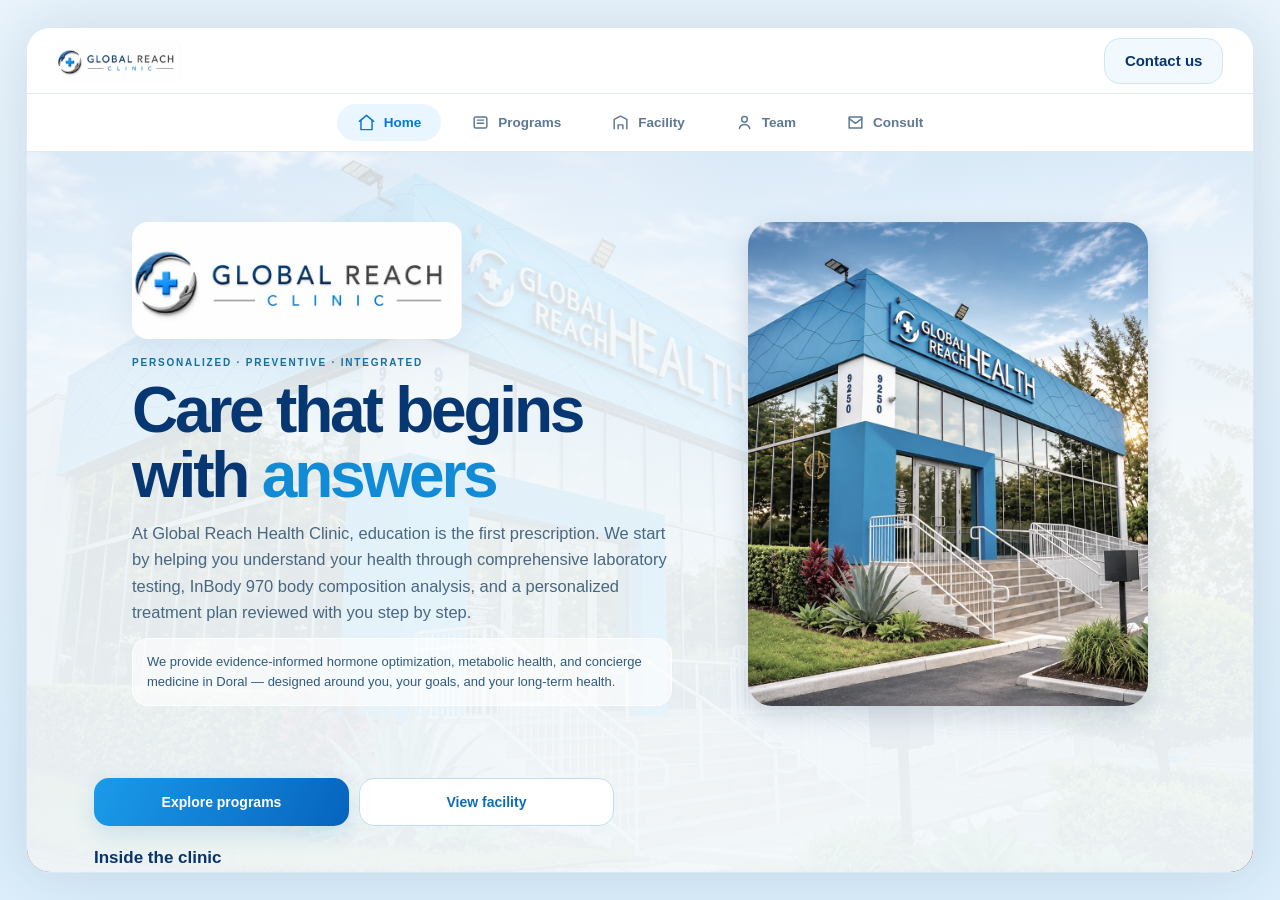
<file: index.html>
<!DOCTYPE html>
<html lang="en">
<head>
<meta charset="UTF-8">
<meta name="viewport" content="width=device-width, initial-scale=1, viewport-fit=cover, maximum-scale=5">
<meta name="theme-color" content="#f6fbff">
<meta name="description" content="Global Reach Health Clinic · Doral, Florida. Personalized, preventive, integrated care: medical weight loss, women's health & BHRT, men's health & TRT, and IV therapy. Explore programs and request a consultation.">
<meta property="og:title" content="Global Reach Health Clinic">
<meta property="og:description" content="Understand your health. Choose the right path. Explore programs and request a consultation.">
<meta property="og:type" content="website">
<title>Global Reach Health Clinic · Mobile Experience</title>
<link rel="icon" href="data:,">
<link rel="stylesheet" href="css/styles.css?v=28">
<link rel="stylesheet" href="css/desktop.css?v=11">
<link rel="stylesheet" href="css/images.css?v=28">
</head>
<body>
<div class="app" id="app">
<header class="header">
  <div class="header-left">
    <button class="back hidden" id="back" aria-label="Go back"><svg viewBox="0 0 24 24" aria-hidden="true"><path d="M14.5 5.5 8 12l6.5 6.5"/></svg></button>
    <button class="brand" id="logoHome" type="button" aria-label="Go to Home"><span class="logo-img" role="img" aria-label="Global Reach Health Clinic logo"></span></button>
  </div>
  <button class="header-btn" id="headerSchedule">Contact us</button>
</header>

<div class="screens">
  <section class="screen active" id="home"><div class="screen-inner">
    <div class="home-top">
      <div class="home-logo"><span class="logo-img" role="img" aria-label="Global Reach Health Clinic logo"></span></div>
      <div class="home-copy">
        <div class="eyebrow">Personalized · Preventive · Integrated</div>
        <h1>Care that begins with <span>answers</span></h1>
        <p>At Global Reach Health Clinic, education is the first prescription. We start by helping you understand your health through comprehensive laboratory testing, InBody 970 body composition analysis, and a personalized treatment plan reviewed with you step by step.</p>
        <div class="home-what">We provide evidence-informed hormone optimization, metabolic health, and concierge medicine in Doral — designed around you, your goals, and your long-term health.</div>
      </div>
    <div class="hero-side"><img data-img="homeBg" alt="Global Reach Health Clinic building in Doral"></div>
    </div>
    <div class="home-actions">
      <button class="btn" data-go="programs">Explore programs</button>
      <button class="btn secondary" data-go="facilities">View facility</button>
    </div>
    <div class="section-row"><strong>Inside the clinic</strong></div>
    <div class="gallery" id="gallery"><button type="button" class="nav-arrow prev" id="galPrev" aria-label="Previous photo"><svg viewBox="0 0 24 24"><path d="M14.5 5.5 8 12l6.5 6.5"/></svg></button><button type="button" class="nav-arrow next" id="galNext" aria-label="Next photo"><svg viewBox="0 0 24 24"><path d="M9.5 5.5 16 12l-6.5 6.5"/></svg></button><div class="gal-track" id="galTrack"><figure class="gal-slide"><img data-img="galWelcome" alt="Clinic reception"><figcaption class="gal-cap"><b>Welcome to Global Reach Health Clinic</b><span>A different approach to your health.</span></figcaption></figure><figure class="gal-slide"><img data-img="galBody" alt="InBody body composition analysis"><figcaption class="gal-cap"><b>Understand your body</b><span>Advanced body composition analysis.</span></figcaption></figure><figure class="gal-slide"><img data-img="galPrecision" alt="Sterile compounding cleanroom"><figcaption class="gal-cap"><b>Precision behind the care</b><span>State-of-the-art sterile compounding facility</span></figcaption></figure><figure class="gal-slide"><img data-img="galPersonal" alt="Examination room" style="object-position:center 30%"><figcaption class="gal-cap"><b>Personalized care</b><span>Tailored treatments focused on your individual health needs.</span></figcaption></figure><figure class="gal-slide"><img data-img="galDesigned" alt="Infusion suite"><figcaption class="gal-cap"><b>Designed around you</b><span>A thoughtfully designed setting for clinically supervised therapies.</span></figcaption></figure></div></div><div class="deck-dots" id="galDots"></div><div class="gal-close"><strong>Prevent · Optimize · Live Healthier.</strong><span>HIPAA-secure care · Evidence-based · Elation + Guava</span></div><div class="section-row"><strong>Why choose us</strong></div><h2 class="home-h2">Three pillars behind every program we run</h2><p class="subtitle">Education - Clinical - Technology</p><div class="deck" id="pillarDeck"><button type="button" class="nav-arrow prev deck-prev" aria-label="Previous card"><svg viewBox="0 0 24 24"><path d="M14.5 5.5 8 12l6.5 6.5"/></svg></button><button type="button" class="nav-arrow next deck-next" aria-label="Next card"><svg viewBox="0 0 24 24"><path d="M9.5 5.5 16 12l-6.5 6.5"/></svg></button><article class="pillar-card deck-card"><span class="program-icon"><svg viewBox="0 0 24 24"><path d="M11 3h3l-1 7h-3z"/><path d="M11.5 10v3"/><path d="M6.5 16.5h11"/><path d="M9 16.5V19M15 16.5V19"/><path d="M5 21h14"/><path d="M14.5 4.5c2.8.8 4.3 3 4 6"/></svg></span><h3>Education - Education is our first prescription.</h3><p>We go through your results with you, one line at a time — what each number means, why yours looks the way it does, and what actually moves it. You leave with a written plan in plain language that’s yours to keep, and a real understanding of how your body works.</p></article><article class="pillar-card deck-card"><span class="program-icon"><svg viewBox="0 0 24 24"><path d="M5.5 3.5v5a4.5 4.5 0 0 0 9 0v-5"/><path d="M4 3.5h3M13 3.5h3"/><path d="M10 17.2v.6a4 4 0 0 0 4 4h.4a4 4 0 0 0 4-4v-2.2"/><circle cx="18.4" cy="12.8" r="2.2"/></svg></span><h3>Clinical - Nothing begins without the full picture.</h3><p>Every program starts with complete bloodwork, an InBody 970 body composition scan, and a full evaluation with your provider before anything is prescribed — even IV therapy and vitamin injections. Your plan follows a written protocol built from published medical evidence. Follow-up visits and repeat labs are scheduled from day one.</p></article><article class="pillar-card deck-card"><span class="program-icon"><svg viewBox="0 0 24 24"><rect x="6" y="4.5" width="12" height="17" rx="2"/><path d="M9.5 4.5a2.5 2.5 0 0 1 5 0"/><path d="m9.3 14.2 1.9 1.9 3.6-4.1"/></svg></span><h3>Technology - Your health, all in one place.</h3><p>Your health journey deserves clarity, convenience, and a personal connection. Securely access your lab results, clinical notes, body scans, and progress anytime, all in one place. Track your improvements, celebrate milestones, and stay connected with your care team through convenient messaging for guidance and support at every step of your journey.</p></article></div><div class="deck-dots" id="pillarDots"></div><footer class="legal-foot"><div class="legal-foot-title">Legal &amp; privacy</div><nav class="legal-links"><button data-doc="privacy">Privacy Policy</button><button data-doc="hipaa">HIPAA Privacy</button><button data-doc="gfe">Good Faith Estimate</button><button data-doc="nondiscrim">Nondiscrimination</button><button data-doc="telehealth">Telehealth</button></nav><p>© 2026 Global Reach Health Clinic</p></footer></div></section>

  <section class="screen" id="programs"><div class="screen-inner">
    <div class="eyebrow">Programs</div><h1 class="title">Explore the care programs.</h1>
    <p class="subtitle">Programs are what patients can ask about directly. IV Therapy lives here as one of those programs.</p>
    <div class="program-list" id="programList"></div><p class="clinical-note">Care plans are offered after provider evaluation and only when clinically indicated. Services may not be appropriate for every patient.</p>
  <footer class="legal-foot"><div class="legal-foot-title">Legal &amp; privacy</div><nav class="legal-links"><button data-doc="privacy">Privacy Policy</button><button data-doc="hipaa">HIPAA Privacy</button><button data-doc="gfe">Good Faith Estimate</button><button data-doc="nondiscrim">Nondiscrimination</button><button data-doc="telehealth">Telehealth</button></nav><p>© 2026 Global Reach Health Clinic</p></footer></div></section>

  <section class="screen" id="programDetail"><div class="screen-inner" id="programDetailBody"><footer class="legal-foot"><div class="legal-foot-title">Legal &amp; privacy</div><nav class="legal-links"><button data-doc="privacy">Privacy Policy</button><button data-doc="hipaa">HIPAA Privacy</button><button data-doc="gfe">Good Faith Estimate</button><button data-doc="nondiscrim">Nondiscrimination</button><button data-doc="telehealth">Telehealth</button></nav><p>© 2026 Global Reach Health Clinic</p></footer></div></section>

  <section class="screen" id="iv"><div class="screen-inner">
    <div class="eyebrow">IV Therapy</div><h1 class="title">Browse IV therapies.</h1>
    <p class="subtitle">Select <strong>All</strong> to see the complete IV catalog, or filter by category.</p>
    <div class="iv-cover"><img class="photo" decoding="async" data-img="ivCover" alt="IV therapy image"></div>
    <div class="categories" id="ivCategories"></div>
    <div id="ivList"></div>
    <div class="info">Every infusion begins with a health history and safety screening, in a comfortable, clinically monitored environment for personalized therapies. Pricing is shown from the supplied IV catalog.</div>
  <footer class="legal-foot"><div class="legal-foot-title">Legal &amp; privacy</div><nav class="legal-links"><button data-doc="privacy">Privacy Policy</button><button data-doc="hipaa">HIPAA Privacy</button><button data-doc="gfe">Good Faith Estimate</button><button data-doc="nondiscrim">Nondiscrimination</button><button data-doc="telehealth">Telehealth</button></nav><p>© 2026 Global Reach Health Clinic</p></footer></div></section>

  <section class="screen" id="facilities"><div class="screen-inner">
    <div class="eyebrow">Facility</div><h1 class="title">Comprehensive Care</h1>
    <div class="all-in-one">ALL IN ONE PLACE</div>
    <p class="subtitle facility-intro">A comprehensive approach to your health, combining integrated healthcare services,<br class="br-d"> advanced technology, and a dedicated team that puts your well-being first.</p>
    <div id="facilityList"></div>
  <footer class="legal-foot"><div class="legal-foot-title">Legal &amp; privacy</div><nav class="legal-links"><button data-doc="privacy">Privacy Policy</button><button data-doc="hipaa">HIPAA Privacy</button><button data-doc="gfe">Good Faith Estimate</button><button data-doc="nondiscrim">Nondiscrimination</button><button data-doc="telehealth">Telehealth</button></nav><p>© 2026 Global Reach Health Clinic</p></footer></div></section>

  <section class="screen" id="consult"><div class="screen-inner">
    <div class="eyebrow">Consultation</div><h1 class="title">Request a consultation.</h1>
    <div class="consult-side"><div class="program-banner consult-banner"><img class="photo" data-img="programBanner" alt="Global Reach Health Clinic building in Doral"></div>
    <button type="button" class="address-card" id="addressCard" aria-label="Get directions to 9250 NW 25th St, Doral, FL 33172, United States">
      <span class="address-pin"><svg viewBox="0 0 24 24" aria-hidden="true"><path d="M12 21.5S5 15.6 5 9.9A7 7 0 0 1 19 9.9c0 5.7-7 11.6-7 11.6Z"/><circle cx="12" cy="10" r="2.6"/></svg></span>
      <span class="address-text">9250 NW 25th St<br>Doral, FL 33172<br>United States</span>
      <span class="address-go">Directions</span>
    </button></div>
    <form class="form-card" id="contactForm" novalidate>
      <div class="field"><label for="name">Full name *</label><input id="name" required autocomplete="name" maxlength="80" placeholder="Your full name"></div>
      <div class="field"><label for="phone">Phone number *</label><input id="phone" type="tel" required autocomplete="tel" inputmode="tel" maxlength="30" placeholder="(786) 931-6508"></div>
      <div class="field"><label for="email">Email *</label><span class="email-wrap"><span class="email-ghost" aria-hidden="true"><span class="ghost-typed" id="ghostTyped"></span><span class="ghost-suffix" id="ghostSuffix"></span></span><input id="email" type="email" required autocomplete="email" maxlength="120" placeholder="you@example.com"></span></div>
      <div class="field"><label for="source">How did you hear about us? *</label><select id="source" required><option value="">Select one</option><option>Google search</option><option>Instagram / Social media</option><option>Friend or family referral</option><option>Healthcare professional referral</option><option>Event / Community outreach</option><option>Other</option></select></div>
      <div class="field hidden" id="otherWrap"><label for="otherSource">Please specify *</label><input id="otherSource" maxlength="120" placeholder="Where did you hear about us?"></div>
      <div class="field"><label for="program">Which program are you interested in? *</label><select id="program" required><option value="">Select a program</option><option>Medical Weight Loss &amp; Metabolic Health</option><option>Women's Health &amp; BHRT</option><option>Men's Health &amp; TRT</option><option>IV Hydration, Nutrient Infusions &amp; Vitamin Injections</option><option>Not sure yet / General consultation</option></select><small>Programs only. Concierge Medicine and facilities are not listed as separate programs.</small></div>
      <div class="field hidden" id="ivWrap"><label for="ivSelection">Specific IV option (optional)</label><select id="ivSelection"><option value="">Please help me choose</option></select><small>Pricing is shown for reference; eligibility depends on clinical review.</small></div>
      <div class="field"><label for="reason">Why are you interested in this program? *</label><textarea id="reason" required maxlength="600" placeholder="Describe your goals or questions."></textarea></div>
      
      <button class="btn full" type="submit">Contact Global Reach Health Clinic</button><p class="privacy-note"><strong>Privacy &amp; messaging:</strong> this site stores nothing — your message opens in your own messaging app, ready for you to send. Please avoid sensitive medical details in your first message.</p>
      <div class="sheet-backdrop" id="confirmBackdrop"></div>
  <div class="sheet-backdrop" id="mapsBackdrop"></div>
  <div class="confirm" id="mapsSheet" role="dialog" aria-modal="true" aria-label="Choose a maps app">
    <button class="sheet-close" id="closeMaps" type="button" aria-label="Close">&times;</button>
    <strong>Open directions in</strong>
    <p class="choose-label">9250 NW 25th St, Doral, FL 33172</p>
    <a class="btn full secondary" href="https://maps.apple.com/?q=9250%20NW%2025th%20St%2C%20Doral%2C%20FL%2033172" target="_blank" rel="noopener">Apple Maps</a>
    <a class="btn full secondary" href="https://www.google.com/maps/search/?api=1&amp;query=9250%20NW%2025th%20St%2C%20Doral%2C%20FL%2033172" target="_blank" rel="noopener">Google Maps</a>
  </div>
      <div class="confirm" id="confirm">
        <button class="sheet-close" id="closeConfirm" type="button" aria-label="Close">&times;</button>
        <strong>Your message is ready.</strong>
        <div class="send-to"><img class="send-to-badge" data-img="logoMark" alt="Global Reach Health Clinic logo"><div class="send-to-text"><strong>Global Reach Health Clinic</strong><span>+1 (786) 931-6508</span><span class="send-to-mail">mdrequest@grhclinic.com</span></div></div>
        <p class="choose-label">Choose how to send it</p>
        <a class="btn full" id="openSMS" href="#"><svg viewBox="0 0 24 24" fill="none" stroke="currentColor" stroke-width="1.9" stroke-linecap="round" stroke-linejoin="round"><path d="M21 11.5a8.38 8.38 0 0 1-.9 3.8 8.5 8.5 0 0 1-7.6 4.7 8.38 8.38 0 0 1-3.8-.9L3 21l1.9-5.7a8.38 8.38 0 0 1-.9-3.8 8.5 8.5 0 0 1 4.7-7.6 8.38 8.38 0 0 1 3.8-.9h.5a8.48 8.48 0 0 1 8 8v.5z"/></svg>Message</a>
        <a class="btn full secondary" id="openWA" href="#"><svg viewBox="0 0 24 24" fill="none" stroke="currentColor" stroke-width="1.9" stroke-linecap="round" stroke-linejoin="round"><path d="M22 16.92v3a2 2 0 0 1-2.18 2 19.79 19.79 0 0 1-8.63-3.07 19.5 19.5 0 0 1-6-6A19.79 19.79 0 0 1 2.12 4.18 2 2 0 0 1 4.11 2h3a2 2 0 0 1 2 1.72c.13.96.36 1.9.7 2.81a2 2 0 0 1-.45 2.11L8.09 9.91a16 16 0 0 0 6 6l1.27-1.27a2 2 0 0 1 2.11-.45c.91.34 1.85.57 2.81.7A2 2 0 0 1 22 16.92z"/></svg>WhatsApp</a>
        <a class="btn full secondary send-email" id="openEmail" href="#"><svg viewBox="0 0 24 24" fill="none" stroke="currentColor" stroke-width="1.9" stroke-linecap="round" stroke-linejoin="round"><rect x="2" y="4" width="20" height="16" rx="2"/><path d="m22 7-10 6L2 7"/></svg>Email</a>
        <div class="note" id="linkHint" style="display:none"><strong>The app didn't open?</strong> Previews inside WhatsApp, YouTube and other apps block links to other apps. Open this page in Safari or Chrome and tap again.</div>
        <div class="info"><strong>Privacy &amp; Messaging Notice:</strong> This website does not store or send your information. Your message is prepared on your phone and opens in your own Messages or WhatsApp app — nothing is sent until you tap Send there. By messaging us, you agree to receive replies from Global Reach Health Clinic about your consultation at the number you provide. Message and data rates may apply. Text messaging is not fully secure: please avoid sharing sensitive medical details in your first message, and our team will guide you on what to share next.</div>
      </div>
    </form>
    <div class="foot-note">Global Reach Health Clinic</div>
  <footer class="legal-foot"><div class="legal-foot-title">Legal &amp; privacy</div><nav class="legal-links"><button data-doc="privacy">Privacy Policy</button><button data-doc="hipaa">HIPAA Privacy</button><button data-doc="gfe">Good Faith Estimate</button><button data-doc="nondiscrim">Nondiscrimination</button><button data-doc="telehealth">Telehealth</button></nav><p>© 2026 Global Reach Health Clinic</p></footer></div></section><section class="screen" id="provider"><div class="screen-inner">
<div class="eyebrow">Our team</div>
<h2 class="title">Meet your care team</h2>
<p class="subtitle">The TEAM behind your care.</p>
<div class="team-grid" id="teamGrid"></div>
<div class="quote">One connected team. One personalized approach.</div>
<div class="detail-actions"><button class="btn full" data-go="consult">Schedule a Consultation</button></div>
<footer class="legal-foot"><div class="legal-foot-title">Legal &amp; privacy</div><nav class="legal-links"><button data-doc="privacy">Privacy Policy</button><button data-doc="hipaa">HIPAA Privacy</button><button data-doc="gfe">Good Faith Estimate</button><button data-doc="nondiscrim">Nondiscrimination</button><button data-doc="telehealth">Telehealth</button></nav><p>© 2026 Global Reach Health Clinic</p></footer></div></section><section class="screen" id="member"><div class="screen-inner">
<button class="back" id="memberBack" type="button">← Our team</button>
<img class="provider-photo" id="mPhoto" alt="">
<h2 class="title" id="mName"></h2>
<p class="member-role" id="mRole" style="display:none"></p><p class="subtitle" id="mCred"></p>
<div class="quote" id="mQuote"></div>
<div class="section-row"><strong id="mAboutTitle"></strong></div>
<div class="provider-bio" id="mBio"></div>
<div id="mGlanceWrap"><div class="section-row"><strong>At a glance</strong></div>
<div class="glance" id="mGlance"></div></div>
<div class="detail-actions"><button class="btn full" data-go="consult">Schedule a Consultation</button></div>
<footer class="legal-foot"><div class="legal-foot-title">Legal &amp; privacy</div><nav class="legal-links"><button data-doc="privacy">Privacy Policy</button><button data-doc="hipaa">HIPAA Privacy</button><button data-doc="gfe">Good Faith Estimate</button><button data-doc="nondiscrim">Nondiscrimination</button><button data-doc="telehealth">Telehealth</button></nav><p>© 2026 Global Reach Health Clinic</p></footer></div></section><section class="screen" id="legalDoc"><div class="screen-inner"><div class="eyebrow">Legal &amp; privacy</div><h2 class="title" id="legalDocTitle"></h2><div id="legalDocBody" class="legal-body"></div></div></section>
<div class="home-bg" aria-hidden="true"><img data-img="programBanner" alt=""><div class="home-bg-wash"></div></div>
  <div class="toast" id="toast"></div>
</div>
<nav class="bottom">
  <button class="tab selected" data-tab="home" aria-label="Home" aria-current="page"><svg viewBox="0 0 24 24"><path d="M3 10.5 12 3l9 7.5"></path><path d="M5 9.5V21h14V9.5"></path></svg><span>Home</span></button>
  <button class="tab" data-tab="programs" aria-label="Programs"><svg viewBox="0 0 24 24"><rect x="4" y="5" width="16" height="14" rx="2"></rect><path d="M8 9h8M8 13h8"></path></svg><span>Programs</span></button>
  <button class="tab" data-tab="facilities" aria-label="Facility"><svg viewBox="0 0 24 24"><path d="M4 20V8l8-4 8 4v12"></path><path d="M9 20v-5h6v5"></path></svg><span>Facility</span></button>
  <button class="tab" data-tab="provider" aria-label="Team"><svg viewBox="0 0 24 24"><circle cx="12" cy="8" r="3.6"></circle><path d="M5.5 19.5c.8-3.2 3.4-5 6.5-5s5.7 1.8 6.5 5"></path></svg><span>Team</span></button>
  <button class="tab" data-tab="consult" aria-label="Consult"><svg viewBox="0 0 24 24"><path d="M4 5h16v14H4z"></path><path d="m4 7 8 6 8-6"></path></svg><span>Consult</span></button>
</nav>
</div>
<script src="js/images.js?v=28"></script>
<script src="js/imgload.js?v=28"></script>
<script src="js/legaldocs.js?v=28"></script><script src="js/app.js?v=28"></script>
<script src="js/hint.js?v=28"></script><script src="discovery/pass.js?v=4"></script>

</body>
</html>
</file>
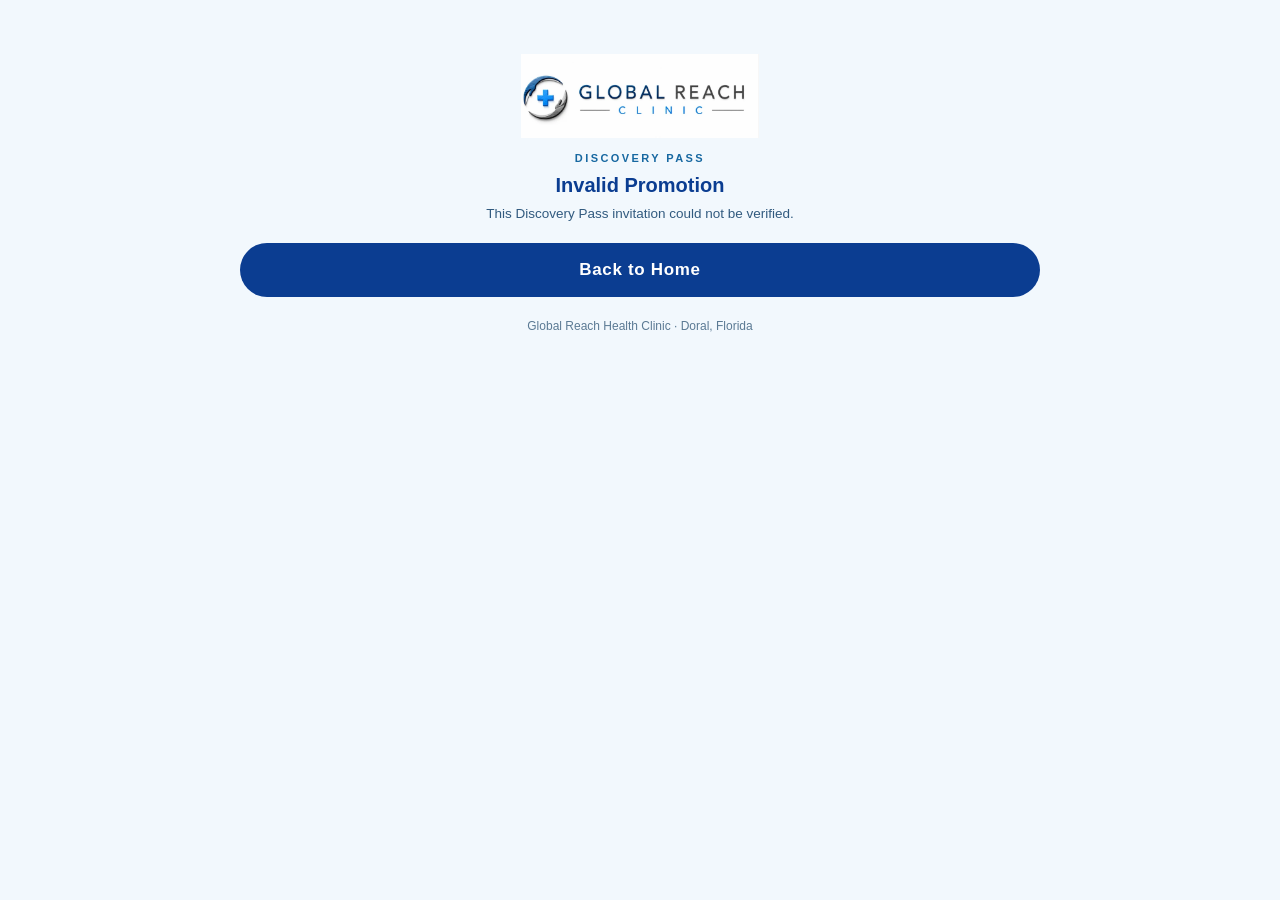
<file: discovery/index.html>
<!DOCTYPE html>
<html lang="en">
<head>
<meta charset="UTF-8">
<meta name="viewport" content="width=device-width, initial-scale=1, viewport-fit=cover">
<title>Discovery Pass — Global Reach Health Clinic</title>
<meta name="robots" content="noindex">
<link rel="stylesheet" href="discovery.css?v=3">
</head>
<body>
<main class="wrap">
  <div id="landing">
    <div class="logo" role="img" aria-label="Global Reach Health Clinic"></div>
    <p class="eyebrow">GLOBAL REACH CLINIC</p>
    <h1 class="title">THE DISCOVERY PASS</h1>
    <p class="tag">Your First Wellness Experience Is On Us.</p>
    <div class="benefit">Complimentary experience in this campaign:<br><b id="discBenefitService"></b></div>
    <div class="pass-card"><h3>YOUR INVITATION</h3>
      <div class="pass-row"><span>Campaign</span><b id="dRowCampaign"></b></div>
      <div class="pass-row"><span>Complimentary treatment</span><b id="dRowService"></b></div>
      <div class="pass-row"><span>Included services</span><b id="dRowIncluded"></b></div>
      <div class="pass-row"><span>Mandatory fees</span><b id="dRowFees"></b></div>
      <div class="pass-row"><span>Valid</span><b id="dRowValid"></b></div>
      <div class="pass-row" id="dPriceWrap" style="display:none"><span>Regular price</span><b id="dRowPrice"></b></div>
      <div class="pass-row"><span>Limit</span><b id="dRowLimit"></b></div>
      <div class="pass-row"><span>Requirement</span><b>Clinical screening before treatment</b></div>
    </div>
    <div class="steps-line"><span><b>1</b> Request your pass</span><i>→</i><span><b>2</b> Our team confirms it</span><i>→</i><span><b>3</b> Show it at your visit</span></div>
    <p class="legal-p">Your individual pass is issued by our team after your request is reviewed — scanning alone does not issue it.</p>
    <h3 class="h">LEGAL INFORMATION</h3>
    <p class="legal-p" id="discTerms"></p>
    <div class="legal-box">THE PATIENT AND ANY OTHER PERSON RESPONSIBLE FOR PAYMENT HAS A RIGHT TO REFUSE TO PAY, CANCEL PAYMENT, OR BE REIMBURSED FOR PAYMENT FOR ANY OTHER SERVICE, EXAMINATION, OR TREATMENT THAT IS PERFORMED AS A RESULT OF AND WITHIN 72 HOURS OF RESPONDING TO THE ADVERTISEMENT FOR THE FREE, DISCOUNTED FEE, OR REDUCED FEE SERVICE, EXAMINATION, OR TREATMENT.</div>
    <p class="legal-p">This promotion does not guarantee treatment: eligibility is determined by individualized clinical evaluation, results are not guaranteed, and sending an inquiry does not create a patient-provider relationship. This website stores nothing you enter — your message opens in your own messaging app; please do not include sensitive medical information. Messaging and data rates may apply. For emergencies, call 911.</p>
    <button class="cta" id="discCta">REQUEST MY DISCOVERY PASS</button>
    <p class="legal-p center" id="discCodeLine"></p>
  </div>
  <div id="errorView" hidden>
    <div class="logo" role="img" aria-label="Global Reach Health Clinic"></div>
    <p class="eyebrow">DISCOVERY PASS</p>
    <p class="err-title" id="discErrTitle"></p>
    <p class="legal-p center" id="discErrText"></p>
    <a class="cta link" href="../">Back to Home</a>
  </div>
  <p class="foot">Global Reach Health Clinic · Doral, Florida</p>
</main>
<script src="discovery.js?v=5"></script>
</body>
</html>
</file>
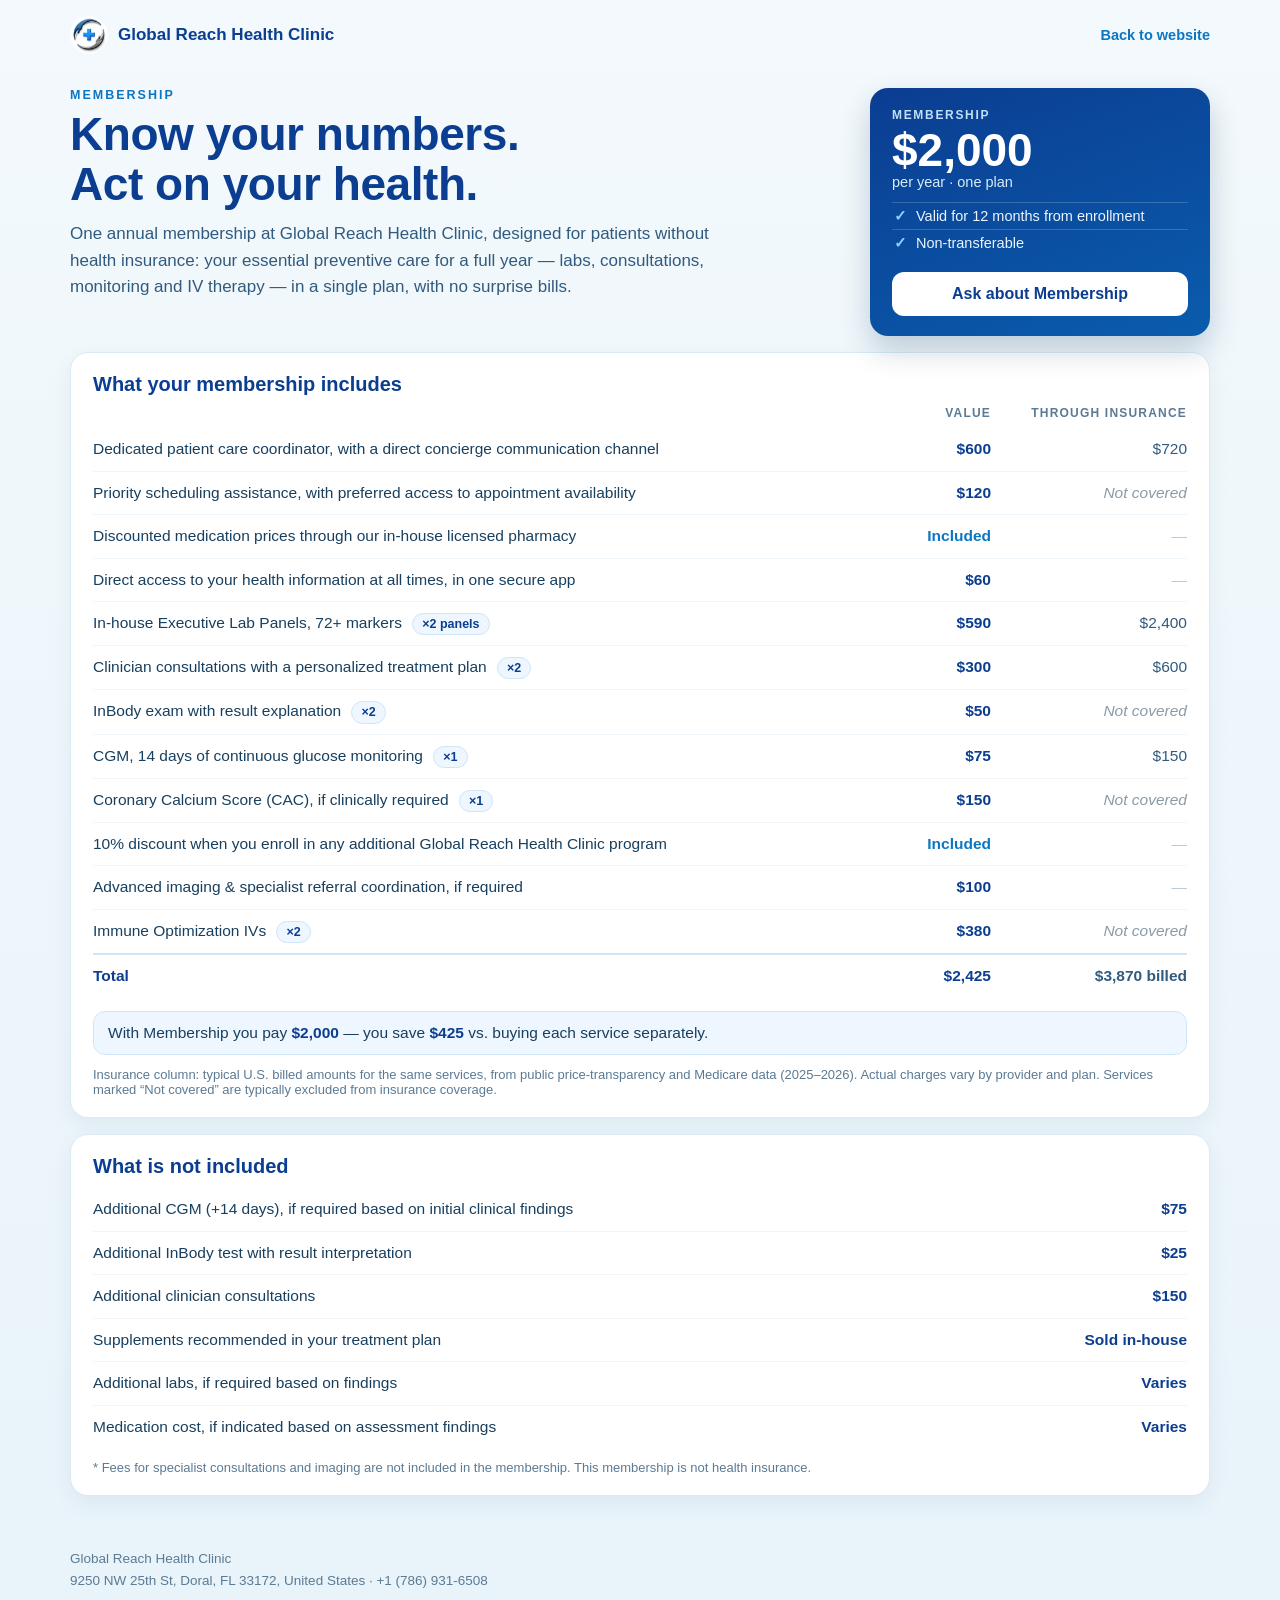
<file: membership/index.html>
<!DOCTYPE html>
<html lang="en">
<head>
<meta charset="utf-8">
<meta name="viewport" content="width=device-width, initial-scale=1">
<meta name="robots" content="noindex, nofollow">
<title>Membership — Global Reach Health Clinic</title>
<meta name="description" content="The Global Reach Health Clinic Membership: one annual plan for patients without health insurance. Know your numbers. Act on your health.">
<link rel="stylesheet" href="membership.css?v=3">
</head>
<body>
<header class="top">
  <a class="brand" href="../"><img src="[data-uri]" alt=""><span>Global Reach Health Clinic</span></a>
  <a class="back" href="../">Back to website</a>
</header>
<main>
  <div class="hero">
    <div class="intro">
      <div class="eyebrow">Membership</div>
      <h1>Know your numbers.<br>Act on your health.</h1>
      <p class="lead">One annual membership at Global Reach Health Clinic, designed for patients without health insurance: your essential preventive care for a full year — labs, consultations, monitoring and IV therapy — in a single plan, with no surprise bills.</p>
    </div>
    <aside class="price">
      <div class="price-label">Membership</div>
      <div class="price-value">$2,000</div>
      <div class="price-per">per year · one plan</div>
      <ul class="price-notes">
        <li>Valid for 12 months from enrollment</li>
        <li>Non-transferable</li>
      </ul>
      <a class="cta" href="https://wa.me/17869316508?text=Hi%2C%20I%27m%20interested%20in%20the%20Global%20Reach%20Health%20Clinic%20Membership.%20Please%20send%20me%20more%20information." target="_blank" rel="noopener">Ask about Membership</a>
    </aside>
  </div>

  <section class="card">
    <h2>What your membership includes</h2>
    <div class="thead"><span></span><span>Value</span><span>Through insurance</span></div>
    <ul class="rows rows3">
      <li><span class="svc">Dedicated patient care coordinator, with a direct concierge communication channel</span><strong>$600</strong><span class="ins">$720</span></li>
      <li><span class="svc">Priority scheduling assistance, with preferred access to appointment availability</span><strong>$120</strong><span class="ins nc">Not covered</span></li>
      <li><span class="svc">Discounted medication prices through our in-house licensed pharmacy</span><strong class="inc">Included</strong><span class="ins dash">—</span></li>
      <li><span class="svc">Direct access to your health information at all times, in one secure app</span><strong>$60</strong><span class="ins dash">—</span></li>
      <li><span class="svc">In-house Executive Lab Panels, 72+ markers <em class="qty">×2 panels</em></span><strong>$590</strong><span class="ins">$2,400</span></li>
      <li><span class="svc">Clinician consultations with a personalized treatment plan <em class="qty">×2</em></span><strong>$300</strong><span class="ins">$600</span></li>
      <li><span class="svc">InBody exam with result explanation <em class="qty">×2</em></span><strong>$50</strong><span class="ins nc">Not covered</span></li>
      <li><span class="svc">CGM, 14 days of continuous glucose monitoring <em class="qty">×1</em></span><strong>$75</strong><span class="ins">$150</span></li>
      <li><span class="svc">Coronary Calcium Score (CAC), if clinically required <em class="qty">×1</em></span><strong>$150</strong><span class="ins nc">Not covered</span></li>
      <li><span class="svc">10% discount when you enroll in any additional Global Reach Health Clinic program</span><strong class="inc">Included</strong><span class="ins dash">—</span></li>
      <li><span class="svc">Advanced imaging &amp; specialist referral coordination, if required</span><strong>$100</strong><span class="ins dash">—</span></li>
      <li><span class="svc">Immune Optimization IVs <em class="qty">×2</em></span><strong>$380</strong><span class="ins nc">Not covered</span></li>
      <li class="total"><span class="svc">Total</span><strong>$2,425</strong><span class="ins">$3,870 billed</span></li>
    </ul>
    <div class="save">With Membership you pay <strong>$2,000</strong> — you save <strong>$425</strong> vs. buying each service separately.</div>
    <p class="foot">Insurance column: typical U.S. billed amounts for the same services, from public price-transparency and Medicare data (2025–2026). Actual charges vary by provider and plan. Services marked “Not covered” are typically excluded from insurance coverage.</p>
  </section>

  <section class="card">
    <h2>What is not included</h2>
    <ul class="rows">
      <li><span>Additional CGM (+14 days), if required based on initial clinical findings</span><strong>$75</strong></li>
      <li><span>Additional InBody test with result interpretation</span><strong>$25</strong></li>
      <li><span>Additional clinician consultations</span><strong>$150</strong></li>
      <li><span>Supplements recommended in your treatment plan</span><strong>Sold in-house</strong></li>
      <li><span>Additional labs, if required based on findings</span><strong>Varies</strong></li>
      <li><span>Medication cost, if indicated based on assessment findings</span><strong>Varies</strong></li>
    </ul>
    <p class="foot">* Fees for specialist consultations and imaging are not included in the membership. This membership is not health insurance.</p>
  </section>
</main>
<footer>
  <div>Global Reach Health Clinic</div>
  <div>9250 NW 25th St, Doral, FL 33172, United States · +1 (786) 931-6508</div>
</footer>
</body>
</html>
</file>
<file: css/styles.css>
:root{--navy:#08346d;--ink:#193e67;--blue:#0478d7;--blue2:#18a6eb;--muted:#5e7794;--soft:#eef8fe;--line:#d9e9f5;--white:#fff;--shadow:0 12px 30px rgba(22,76,118,.13);--safe:env(safe-area-inset-bottom,0px)}
*{box-sizing:border-box}html,body{height:100%;margin:0;-webkit-text-size-adjust:100%}html{background:#fff}body{font-family:ui-sans-serif,-apple-system,BlinkMacSystemFont,"Segoe UI",sans-serif;background:#eaf3f9;color:var(--ink)}
button,input,select,textarea{font:inherit}button{cursor:pointer}button:focus-visible,input:focus-visible,textarea:focus-visible,select:focus-visible{outline:3px solid #55b9f5;outline-offset:3px}a{color:inherit;text-decoration:none}
.app{width:100%;max-width:480px;height:100%;min-height:0;margin:auto;background:#f8fcff;display:flex;flex-direction:column;overflow:hidden;box-shadow:0 0 60px rgba(21,61,100,.14);position:relative}
.header{flex:none;height:66px;padding:10px 16px;border-bottom:1px solid var(--line);display:flex;align-items:center;justify-content:space-between;background:rgba(255,255,255,.96);backdrop-filter:blur(10px);z-index:4}
.header-left{display:flex;align-items:center;gap:10px;min-width:0}.back{font-size:22px;padding:0;width:38px;height:38px;border:1px solid #cfe6f7;background:#f1f9ff;border-radius:14px;color:var(--navy);flex:none}.hidden{display:none!important}
.brand{display:flex;align-items:center;gap:10px;min-width:0}button.brand{background:none;border:0;padding:0;cursor:pointer;text-align:left}.logo-img{background-size:contain;background-repeat:no-repeat;background-position:left center;aspect-ratio:736/260;border-radius:12px}.brand .logo-img{height:34px;flex:none;border-radius:7px}.brand small{display:block;color:#5e7794;font-size:10px;font-weight:800;letter-spacing:.12em;text-transform:uppercase}.counter{color:#5e7794;font-size:11px;font-weight:800;letter-spacing:.08em}.header-btn{border:1px solid #cfe6f7;background:#f1f9ff;border-radius:14px;color:var(--navy);height:40px;padding:0 12px;font-weight:850;white-space:nowrap}
.screens{position:relative;flex:1;min-height:0}.screen{display:none;height:100%;overflow-y:auto;overscroll-behavior:contain;scrollbar-width:thin;scrollbar-color:#bfd9e9 transparent}.screen.active{display:block;animation:enter .22s ease-out}.screen-inner{padding:20px 20px 34px}@keyframes enter{from{opacity:.45;transform:translateX(8px)}to{opacity:1;transform:translateX(0)}}
.bottom{display:flex;align-items:center;flex:none;background:#fff;border-top:1px solid #dfeaf5;padding:7px 5px calc(7px + var(--safe));gap:2px;z-index:6}.tab{background:none;border:0;flex:1;min-width:0;color:#5e7794;font-size:10px;font-weight:800;display:flex;flex-direction:column;align-items:center;gap:4px;padding:5px 0;border-radius:12px}.tab svg{width:21px;height:21px;stroke:currentColor;stroke-width:1.85;fill:none;stroke-linecap:round;stroke-linejoin:round}.program-icon svg{width:30px;height:30px;stroke:currentColor;stroke-width:1.8;fill:none;stroke-linecap:round;stroke-linejoin:round}.iv-card .program-icon svg{width:24px;height:24px}.home-card .glyph{display:grid;place-items:center}.home-card .glyph svg{width:26px;height:26px;stroke:#0877bf;stroke-width:1.8;fill:none;stroke-linecap:round;stroke-linejoin:round}.tab.selected{color:var(--blue);background:#eaf6ff}
.eyebrow{text-transform:uppercase;letter-spacing:.18em;font-size:10px;font-weight:900;color:#176d9d}.title{font-size:clamp(29px,8.2vw,42px);line-height:1.04;letter-spacing:-.048em;color:var(--navy);margin:10px 0}.subtitle{font-size:14px;color:var(--muted);line-height:1.55;margin:0 0 16px}
.btn{display:inline-flex;align-items:center;justify-content:center;min-height:48px;padding:12px 19px;border-radius:15px;border:0;font-size:14px;font-weight:850;color:#fff;background:linear-gradient(115deg,#1b9bea,#0663be);box-shadow:0 8px 22px rgba(14,124,197,.16);gap:7px}.btn.secondary{color:#0c6cb3;background:#fff;border:1px solid #bfdef2;box-shadow:none}.btn.full{width:100%}.btn.compact{min-height:41px;font-size:13px;padding:10px 14px}
.home-top{position:relative;margin:-20px -20px 18px;overflow:hidden;display:flex;flex-direction:column;justify-content:flex-start;padding:24px 22px}
.home-logo{position:relative;z-index:1;max-width:290px;margin-bottom:18px}.home-logo .logo-img{display:block;width:100%;border-radius:16px;filter:drop-shadow(0 10px 18px rgba(7,55,115,.08))}
.home-copy{position:relative;z-index:1;max-width:290px}.home-copy h1{font-size:clamp(34px,9.5vw,48px);line-height:1.02;margin:10px 0 12px;letter-spacing:-.05em;color:#073773}.home-copy h1 span{color:#128bd6}.home-copy p{font-size:14px;line-height:1.52;color:#496780;margin:0 0 12px}.home-what{font-size:13px;line-height:1.55;color:#315a7f;background:rgba(255,255,255,.6);border:1px solid rgba(255,255,255,.7);border-radius:16px;padding:13px 14px}
.home-actions{display:grid;grid-template-columns:1fr 1fr;gap:10px;margin-top:16px}.home-card{background:#fff;border:1px solid var(--line);padding:15px;border-radius:18px;display:flex;gap:10px;align-items:center;text-align:left;color:var(--navy);font-weight:850;line-height:1.3}.home-card .glyph{font-size:24px}.home-card b{font-size:14px}.micro{font-size:12px;color:#5e7794;line-height:1.5}
.photo-card{height:170px;border-radius:22px;overflow:hidden;position:relative;box-shadow:var(--shadow)}.photo{width:100%;height:100%;object-fit:cover;display:block}.photo-card:after{content:"";position:absolute;inset:38% 0 0;background:linear-gradient(transparent,rgba(6,60,113,.55))}.photo-label{position:absolute;left:15px;bottom:15px;z-index:1;color:#fff;font-weight:850;letter-spacing:.03em}
.section-row{display:flex;justify-content:space-between;align-items:center;margin:22px 0 10px}.section-row strong{color:var(--navy);font-size:17px}.link{color:#0a7fc6;background:none;border:0;font-weight:800;font-size:13px;padding:9px}
.program-list{display:grid;gap:12px}.program-tile{border:1px solid var(--line);border-radius:19px;background:#fff;box-shadow:0 6px 20px rgba(10,71,126,.05);display:flex;gap:14px;align-items:center;padding:14px;text-align:left;width:100%}.program-icon{flex:none;width:58px;height:58px;border-radius:18px;background:linear-gradient(125deg,#d7f3ff,#eef7ff);color:#0877bf;display:grid;place-items:center;font-size:30px}.program-tile h3{margin:0 0 5px;color:var(--navy);font-size:17px;line-height:1.17}.program-tile p{margin:0;color:var(--muted);line-height:1.4;font-size:12px}.arrow{font-size:21px;color:#1489d5;margin-left:auto}
.program-banner{height:168px;border-radius:20px;overflow:hidden;margin:14px 0 20px;background:#d7edfc}.detail-section{background:#fff;border-radius:20px;border:1px solid var(--line);padding:18px;margin:16px 0}.detail-section h3{margin:0 0 12px;font-size:17px;color:var(--navy)}.detail-section ul{margin:0;padding-left:18px;display:grid;gap:9px;color:#456785;font-size:14px;line-height:1.42}.quote{background:linear-gradient(110deg,#e8f7ff,#f7fbff);border-left:4px solid #31aaf2;padding:15px 16px;border-radius:0 14px 14px 0;color:#1768a1;font-size:15px;font-weight:780;line-height:1.35}.detail-actions{display:grid;gap:10px;padding:14px 0 4px}
.iv-cover{height:145px;margin:14px 0 18px;border-radius:20px;overflow:hidden;background:#e8f5ff}.categories{display:flex;gap:8px;overflow:auto;padding-bottom:7px;scrollbar-width:none;margin:16px 0}.categories::-webkit-scrollbar{display:none}.chip{white-space:nowrap;border:1px solid #cbe2f0;background:#fff;color:#2c628c;border-radius:999px;font-weight:850;font-size:12px;padding:10px 13px}.chip.active{background:#0d79c8;border-color:#0d79c8;color:#fff}
.iv-group-label{font-size:11px;font-weight:900;letter-spacing:.14em;text-transform:uppercase;color:#2f85bb;margin:8px 0 3px}
.iv-card{display:flex;align-items:flex-start;gap:12px;background:#fff;border:1px solid var(--line);border-radius:18px;padding:15px;margin:10px 0;text-align:left;width:100%}.iv-card .program-icon{height:49px;width:49px;border-radius:15px;font-size:23px}.iv-card h3{margin:0 0 4px;color:var(--navy);font-size:15px;line-height:1.2}.iv-card p{margin:0;color:#4f6f8a;font-size:12px;line-height:1.45}.money{color:#0879ca;font-weight:900;white-space:nowrap;font-size:15px;align-self:start}.info{background:#edf8ff;border:1px solid #cfe5f4;padding:13px 14px;border-radius:16px;font-size:12px;line-height:1.55;color:#50708c;margin:12px 0}.desc{font-size:15px;color:#4d6a84;line-height:1.65}.facility-item{display:flex;gap:14px;margin:12px 0;background:white;border:1px solid var(--line);padding:11px;border-radius:18px;align-items:center}.facility-item img{width:95px;height:80px;object-fit:cover;border-radius:12px;flex:none}.facility-item h3{color:var(--navy);font-size:15px;margin:0 0 4px}.facility-item p{font-size:12px;line-height:1.42;color:var(--muted);margin:0}
.form-card{border:1px solid var(--line);background:white;border-radius:21px;padding:17px;box-shadow:var(--shadow)}.field{margin:0 0 16px}.field label{display:block;font-size:13px;font-weight:800;color:#254e70;margin-bottom:7px}.field input,.field select,.field textarea{width:100%;border:1px solid #c8ddea;border-radius:12px;padding:12px 13px;background:#f9fcff;color:#153b5d;font-size:16px;min-height:49px}.field textarea{min-height:105px;resize:vertical}.field small{font-size:11px;color:#5e7794;line-height:1.4;display:block;margin-top:5px}.email-wrap{display:block;position:relative}.field .email-wrap input{position:relative;z-index:1}.email-ghost{position:absolute;inset:1px;z-index:2;display:flex;align-items:center;padding:12px 13px;font-size:16px;white-space:pre;overflow:hidden;pointer-events:none}.ghost-typed{color:transparent}.ghost-suffix{color:#8fb0c9;pointer-events:auto;cursor:pointer}.confirm{display:none}.sheet-backdrop{display:none;position:fixed;inset:0;background:rgba(7,42,72,.45);z-index:9}.sheet-backdrop.active{display:block}.confirm.active{display:block;position:fixed;left:0;right:0;bottom:0;margin:0 auto;width:100%;max-width:480px;z-index:10;background:#fff;border:1px solid #c0e0ef;border-bottom:0;border-radius:22px 22px 0 0;padding:10px 18px calc(16px + var(--safe));box-shadow:0 -14px 44px rgba(6,50,90,.28);animation:sheetUp .28s ease}.confirm.active::before{content:"";display:block;width:44px;height:5px;border-radius:99px;background:#c9e2f2;margin:2px auto 12px}.confirm>strong{font-size:17px;color:var(--navy)}.confirm .btn{margin:5px 0}.confirm button.sheet-close{position:absolute;top:12px;right:12px;width:34px;height:34px;margin:0;border-radius:50%;border:1px solid #cfe6f7;background:#f1f9ff;color:#37617f;font-size:19px;line-height:1;display:flex;align-items:center;justify-content:center;cursor:pointer}@keyframes sheetUp{from{transform:translateY(26px);opacity:.4}to{transform:none;opacity:1}}.send-to{display:flex;flex-direction:column;align-items:center;gap:7px;background:#ebf8ff;border:1px solid #c0e0ef;border-radius:15px;padding:14px 12px 12px;margin:12px 0 2px;text-align:center}.send-to-badge{width:42px;height:42px;border-radius:50%;object-fit:cover;background:#fff;border:1px solid #c0e0ef;flex:none}.send-to-text strong{display:block;font-size:14px;color:var(--navy)}.send-to-text span{font-size:13px;font-weight:700;color:#0c6cb3}.confirm .choose-label{font-size:13.5px;font-weight:650;color:#20506f;margin:10px 0 2px}.confirm .fineprint{font-size:10.5px;color:#7d9db4;text-align:center;margin:9px 0 0}.confirm .btn{gap:9px}.confirm .btn svg{width:19px;height:19px;flex:none}.confirm p{font-size:12px;line-height:1.6;color:#37617f;margin:9px 0}.confirm button{width:100%;margin:5px 0}.bar{height:5px;background:#e1f0fa;border-radius:5px;overflow:hidden;margin:0 20px 12px}.bar span{display:block;height:100%;background:#1189d9;width:0;transition:width .2s}.empty{padding:18px;text-align:center;color:#5e7794}.foot-note{font-size:11px;text-align:center;color:#5e7794;margin-top:16px}.toast{position:absolute;bottom:86px;left:18px;right:18px;z-index:12;background:#0a3b76;color:#fff;padding:13px 17px;border-radius:14px;text-align:center;display:none;font-size:13px;box-shadow:0 12px 28px rgba(7,52,92,.31)}.toast.show{display:block}
@media (max-width:360px){.screen-inner{padding:16px 15px 28px}.home-top{margin:-16px -15px 18px;padding:20px}.header{padding:8px 14px}.brand .logo-img{height:30px}.tab{font-size:9px}.program-tile{padding:11px}.program-icon{width:48px;height:48px}}
@media (min-width:600px){body{display:grid;place-items:center}.app{height:min(900px,94%);max-height:94%;border-radius:28px;border:1px solid #dbe9f4}.bottom{padding-bottom:9px}}
@media (prefers-reduced-motion:reduce){*{animation:none!important;scroll-behavior:auto!important}}
@media (max-width:599px){body{background:#fff}.app{position:fixed;inset:0;height:auto;margin:0 auto}}
.all-in-one{font-size:15px;font-weight:800;letter-spacing:4px;color:#1189d9;margin:4px 0 10px}
.facility-intro{font-weight:700;color:#20506f}

.field select{appearance:none;-webkit-appearance:none;background-image:url("data:image/svg+xml;utf8,<svg xmlns='http://www.w3.org/2000/svg' width='14' height='9' viewBox='0 0 14 9'><path d='M1 1l6 6 6-6' fill='none' stroke='%2320506f' stroke-width='2' stroke-linecap='round' stroke-linejoin='round'/></svg>");background-repeat:no-repeat;background-position:right 14px center;padding-right:40px}

#openWA{background:linear-gradient(115deg,#2fdc74,#0ea44e);border-color:transparent;color:#fff;box-shadow:0 8px 22px rgba(14,164,80,.16)}

.back{display:grid;place-items:center;box-shadow:0 2px 8px rgba(10,71,126,.06)}
.back svg{width:19px;height:19px;fill:none;stroke:currentColor;stroke-width:2.6;stroke-linecap:round;stroke-linejoin:round;transform:translateX(-1px)}
.address-card{display:flex;align-items:center;gap:12px;background:#fff;border:1px solid var(--line);border-radius:16px;padding:13px 15px;margin:-8px 0 18px;text-decoration:none;box-shadow:0 6px 20px rgba(10,71,126,.05)}
.address-pin{flex:none;width:40px;height:40px;border-radius:50%;background:#eaf6ff;display:grid;place-items:center}
.address-pin svg{width:21px;height:21px;fill:none;stroke:#0877bf;stroke-width:1.9;stroke-linecap:round;stroke-linejoin:round}
.address-text{flex:1;font-size:14.5px;font-weight:700;line-height:1.45;color:var(--navy)}
.address-go{flex:none;font-size:13px;font-weight:800;color:#0877bf}

.address-card{font:inherit;text-align:left;cursor:pointer;width:100%}
#mapsSheet .btn{margin:5px 0}

.consult-banner{height:auto;aspect-ratio:16/9}

.detail-section p{font-size:14.5px;color:#4d6a84;line-height:1.65;margin:0 0 10px}
.detail-section p:last-child{margin-bottom:0}
.tagline{text-align:center;color:#1768a1;font-weight:800;font-size:13.5px;letter-spacing:.02em;margin:18px 0 2px}

.check-list{list-style:none;margin:0;padding:0;display:grid;gap:12px}
.check-list li{position:relative;padding-left:30px;font-size:14.5px;color:#4d6a84;line-height:1.55}
.check-list li::before{content:"\2713";position:absolute;left:0;top:0;color:#1b9bf0;font-weight:900}
.ready-line{text-align:center;color:var(--navy);font-weight:800;font-size:16px;margin:20px 0 0}

.detail-section.collapsible h3{display:flex;justify-content:space-between;align-items:center;gap:10px;cursor:pointer;margin:0}
.detail-section.collapsible.open h3{margin:0 0 12px}
.detail-section.collapsible .sec-body{display:none}
.detail-section.collapsible.open .sec-body{display:block}
.sec-chev{flex:none;color:#1b9bf0;transition:transform .25s}
.detail-section.collapsible.open .sec-chev{transform:rotate(180deg)}

.home-h2{font-size:24px;line-height:1.15;letter-spacing:-.03em;color:var(--navy);margin:2px 0 8px}
.pillar-list{display:grid;gap:12px}
.pillar-card{background:#fff;border:1px solid var(--line);border-radius:20px;padding:18px}
.pillar-card h3{font-size:16.5px;color:var(--navy);margin:12px 0 8px;line-height:1.35}
.pillar-card p{font-size:14px;color:#4d6a84;line-height:1.6;margin:0}
.journey-top{display:flex;justify-content:space-between;align-items:flex-start}
.journey-top + h3{margin-top:12px}
.step-num{color:#9db8cc;font-weight:800;font-size:14px}
.program-icon.round{border-radius:50%}

.deck{position:relative}
.deck-card{overflow:hidden;position:absolute;left:0;right:0;top:0;transition:transform .5s cubic-bezier(.22,.9,.28,1);will-change:transform;user-select:none;-webkit-user-select:none;touch-action:pan-y;cursor:grab;box-shadow:0 10px 26px rgba(11,84,140,.08)}
.deck-card.dragging{transition:none;cursor:grabbing}
.deck-dots{display:flex;gap:7px;justify-content:center;margin:14px 0 2px}
.deck-dot{width:8px;height:8px;border-radius:99px;background:#c3d9ea;border:0;padding:0;cursor:pointer;transition:all .3s}
.deck-dot.active{background:#0b84d6;width:22px}

/* Galería visual de Home (guía del diseñador, sección 02) — deslizable, con puntos */
.gallery{overflow:hidden;border-radius:18px;box-shadow:0 10px 24px rgba(11,61,145,.12);touch-action:pan-y}
.gal-track{display:flex;transition:transform .38s ease}
.gal-slide{position:relative;flex:0 0 100%;margin:0}
.gal-slide img{width:100%;aspect-ratio:16/10.6;object-fit:cover;display:block;-webkit-user-drag:none;user-select:none}
.gal-cap{position:absolute;left:0;right:0;bottom:0;padding:30px 14px 12px;background:linear-gradient(transparent,rgba(6,43,77,.80));color:#fff;pointer-events:none}
.gal-cap b{display:block;font-size:16.5px;letter-spacing:.02em;text-transform:uppercase;line-height:1.25}
.gal-cap span{font-size:12.5px;opacity:.94}
.gal-close{text-align:center;padding:12px 8px 2px}
.gal-close strong{display:block;font-size:19px;color:#0b3d91;letter-spacing:.01em}
.gal-close span{display:block;margin-top:4px;font-size:12px;color:#5b7a94;letter-spacing:.06em;text-transform:uppercase}

/* Textos Home (guía): intro de Find the right care */
.care-intro{font-size:14px;line-height:1.55;color:#315a7f;margin:2px 0 10px}

/* Privacy & Messaging Notice (nota corta en el formulario) */
.privacy-note{font-size:12px;line-height:1.5;color:#5b7a94;margin:10px 2px 0}

/* Apartado del proveedor + pie legal en cada pantalla */
.provider-photo{width:100%;border-radius:18px;display:block;margin:4px 0 12px}
.provider-bio p{font-size:14px;line-height:1.6;color:#315a7f;margin:0 0 10px}
.glance{background:#fff;border:1px solid var(--line);border-radius:18px;padding:6px 16px}
.glance-row{padding:10px 0;border-top:1px solid #e6f1fa}
.glance-row:first-child{border-top:0}
.glance-row span{font-size:11.5px;font-weight:800;letter-spacing:.06em;text-transform:uppercase;color:#1768a1}
.glance-row p{margin:3px 0 0;font-size:14px;line-height:1.5;color:#0b3d91;font-weight:600}
.text-link{display:block;margin-top:12px;background:none;border:0;padding:0;font-size:14px;font-weight:750;color:#1768a1;cursor:pointer;text-align:left}
.legal-body h3{font-size:15.5px;color:#0b3d91;margin:16px 0 6px}
.legal-body p{font-size:13.5px;line-height:1.6;color:#315a7f;margin:0 0 8px}
.legal-foot{margin-top:26px;border-top:1px solid var(--line);padding:14px 2px 4px}
.legal-foot-title{font-size:11px;font-weight:800;letter-spacing:.08em;text-transform:uppercase;color:#1768a1;margin-bottom:8px}
.legal-links{display:flex;flex-wrap:wrap;gap:6px 14px}
.legal-links button{background:none;border:0;padding:2px 0;font-size:12.5px;font-weight:650;color:#315a7f;cursor:pointer;text-decoration:underline;text-underline-offset:2px}
.legal-foot p{font-size:11.5px;color:#7d9db4;margin:10px 0 0}

/* Fondo del Home: la foto del edificio fija, el contenido corre frente a ella */
#home{position:relative;z-index:1}
.home-bg{position:absolute;inset:0;z-index:0;display:none;overflow:hidden;pointer-events:none}
#home.active ~ .home-bg{display:block}
.home-bg img{position:absolute;inset:0;width:100%;height:100%;object-fit:cover;object-position:center 30%}
.home-bg-wash{position:absolute;inset:0;background:linear-gradient(180deg,rgba(243,249,252,.86) 0%,rgba(243,249,252,.93) 45%,rgba(243,249,252,.96) 100%)}
#home .screen-inner{position:relative;z-index:1}

/* Flechas flotantes de navegación (galería y mazos de tarjetas) */
.gallery{position:relative}
.nav-arrow{position:absolute;top:50%;transform:translateY(-50%);width:38px;height:38px;border-radius:50%;background:rgba(255,255,255,.88);border:1px solid rgba(188,217,242,.95);box-shadow:0 4px 14px rgba(11,61,145,.22);display:flex;align-items:center;justify-content:center;cursor:pointer;z-index:40;padding:0}
.nav-arrow svg{width:20px;height:20px;fill:none;stroke:#0b5fa5;stroke-width:2.6;stroke-linecap:round;stroke-linejoin:round}
.nav-arrow.prev{left:10px}
.nav-arrow.next{right:10px}
.nav-arrow:active{transform:translateY(-50%) scale(.93)}

/* Flechas de los mazos: abajo a la derecha, sin tapar el texto */
.deck .nav-arrow{top:auto;bottom:12px;transform:none;width:34px;height:34px}
.deck .nav-arrow.prev{left:auto;right:56px}
.deck .nav-arrow.next{right:12px}
.deck .nav-arrow:active{transform:scale(.93)}

/* Flechas de los mazos: a cada lado de las tarjetas, por fuera */
.deck{margin:0 26px}
.deck .nav-arrow{top:50%;bottom:auto;width:36px;height:36px;transform:translateY(-50%)}
.deck .nav-arrow.prev{left:-32px;right:auto}
.deck .nav-arrow.next{right:-32px;left:auto}
.deck .nav-arrow:active{transform:translateY(-50%) scale(.93)}

/* Tarjetas de Programs como en el website: titular, 3 puntos y Learn more */
.program-tile.as-card{flex-direction:column;align-items:stretch;gap:0;text-align:left}
.tile-head{display:flex;align-items:center;gap:12px}
.tile-head h3{flex:1;margin:0}
.tile-tag{margin:10px 0 0;font-size:13.5px;line-height:1.5;color:#315a7f}
.tile-points{list-style:none;margin:11px 0 0;padding:11px 0 0;border-top:1px solid #e6f1fa;display:grid;gap:8px}
.tile-points li{display:flex;gap:9px;align-items:flex-start;font-size:13.5px;line-height:1.45;color:#315a7f}
.tick{flex:0 0 auto;width:19px;height:19px;border-radius:50%;background:#eaf5ff;display:flex;align-items:center;justify-content:center;margin-top:1px}
.tick svg{width:11px;height:11px;fill:none;stroke:#0b5fa5;stroke-width:3.2;stroke-linecap:round;stroke-linejoin:round}
.tile-more{margin-top:11px;font-size:13.5px;font-weight:750;color:#1768a1}
.tile-more::after{content:" ›"}
.clinical-note{font-size:12px;line-height:1.55;color:#5b7a94;margin:14px 2px 0}

/* Team: parrilla y fichas (2026-11-17) */
.team-grid{display:grid;grid-template-columns:1fr 1fr;gap:12px;margin:16px 0 6px}
.member-card{display:flex;flex-direction:column;justify-content:flex-start;background:#fff;border:1px solid #dbe7f3;border-radius:18px;overflow:hidden;text-align:left;padding:0;cursor:pointer;box-shadow:0 4px 14px rgba(11,60,110,.06);font:inherit}
.member-card img{width:100%;height:auto;display:block}
.member-card .mc-body{padding:10px 12px 12px}
.member-card .mc-name{font-weight:700;font-size:15px;color:#0b3c6e;line-height:1.25}
.member-card .mc-cred{font-size:12px;color:#0b5fa5;font-weight:600;margin-top:2px}
.member-card .mc-focus{font-size:12px;color:#5b7a94;margin-top:4px;line-height:1.35}
.member-card .mc-link{font-size:12px;font-weight:700;color:#0b5fa5;margin-top:8px}
#memberBack{position:static;width:auto;height:auto;padding:9px 16px;border-radius:999px;background:#eaf3fb;color:#0b5fa5;font-weight:700;font-size:14px;border:1px solid #cfe3f5;margin-bottom:12px;display:inline-block}
.mc-role{font-size:12.5px;font-weight:700;color:#0b3c6e;margin-top:2px}
.member-role{font-size:17px;font-weight:700;color:#0b3c6e;margin-top:2px}

.br-d{display:none}

.consult-banner img.photo{filter:saturate(.5) brightness(1.05) contrast(.97)}

.nad-opts{display:flex;flex-wrap:wrap;gap:8px;margin-top:11px}
.nad-opts span{background:#eef7ff;border:1px solid #cfe6f7;color:#0b3d91;border-radius:999px;padding:6px 13px;font-size:13.5px;font-weight:700}
</file>
<file: css/desktop.css>
/* ===== Capa de escritorio (≥1024px). Por debajo de ese ancho, este archivo no cambia nada. ===== */
.hero-side{display:none}
.send-email{display:none}
.send-to-mail{display:none}
@media (min-width:1024px){
  body{background:linear-gradient(180deg,#e9f4fc 0%,#dceefb 100%)}
  .app{max-width:1280px;width:96vw;height:94vh;border-radius:24px}
  .header{padding:14px 30px}
  .brand .logo-img{height:44px}
  .header-btn{height:46px;padding:0 20px;font-size:15px;border-radius:16px}
  .screens{order:2}
  .bottom{order:1;border-top:0;border-bottom:1px solid #dfeaf5;justify-content:center;gap:10px;padding:10px 16px}
  .tab{flex:0 1 auto;flex-direction:row;gap:8px;font-size:13.5px;padding:9px 20px;border-radius:99px}
  .tab svg{width:19px;height:19px}
  .screen-inner{max-width:1180px;margin:0 auto;padding:36px 44px 52px}
  .screen .title{font-size:32px}
  .home-h2{font-size:27px}
  .home-top{border-radius:26px;padding:54px 58px;min-height:460px;display:flex;flex-direction:column;justify-content:center}
  .home-logo{max-width:330px}
  .home-copy{max-width:600px}
  .home-copy h1{font-size:64px}
  .home-copy p{font-size:16.5px;line-height:1.6}
  /* Tarjeta del edificio en el hero (foto vertical, solo escritorio) */
  .home-top{position:relative}
  #home .home-copy{max-width:540px}
  .hero-side{display:block;position:absolute;right:58px;top:54px;bottom:54px;width:400px}
  .hero-side img{width:100%;height:100%;object-fit:cover;border-radius:24px;box-shadow:0 10px 26px rgba(11,61,145,.18);display:block;filter:saturate(.5) brightness(1.05) contrast(.97)}
  .home-actions{max-width:520px}
  /* G2 — galería en mosaico: las cinco fotos a la vez, en su formato */
  #gallery{height:520px}
  #galTrack{transform:none!important;display:grid;grid-template-columns:1.55fr 1fr 1fr;grid-template-rows:1fr 1fr;gap:14px;height:100%}
  .gal-slide{flex:none;height:100%;border-radius:14px;overflow:hidden}
  .gal-slide:first-child{grid-row:1/3}
  .gal-slide img{height:100%;aspect-ratio:auto;object-fit:cover}
  #galPrev,#galNext,#galDots{display:none}
  .gal-cap b{font-size:14px}
  .gal-cap span{font-size:11.5px}
  .gal-slide:first-child .gal-cap b{font-size:19px}
  /* T1 — los tres pilares lado a lado, con su formato de tarjeta */
  #pillarDeck{display:flex;gap:18px;height:auto!important;margin:0}
  #pillarDeck .deck-card{position:relative!important;flex:1 1 0;transform:none!important;left:auto;right:auto;top:auto;padding:30px 34px}
  #pillarDeck .nav-arrow{display:none}
  #pillarDots{display:none}
  /* D1 — detalle: banner en proporción y columna de lectura */
  .program-banner{height:380px}
  .program-banner img{object-position:center 18%}
  #programDetail .eyebrow,#programDetail .title,#programDetail .quote,#programDetail .desc,#programDetail .detail-section,#programDetail .ready-line,#programDetail .tagline,#programDetail .detail-actions{max-width:840px;margin-left:auto;margin-right:auto;width:100%}
  #programList{display:grid;grid-template-columns:1fr 1fr;gap:18px}
  .team-grid{grid-template-columns:repeat(4,1fr);gap:20px}
  #member .screen-inner{max-width:1060px}
  #member .provider-photo{float:left;width:350px;margin:4px 34px 18px 0;border-radius:22px}
  #facilityList{display:grid;grid-template-columns:repeat(3,1fr);gap:18px}
  #facilities .subtitle{max-width:880px}
  .br-d{display:initial}
  #ivList{display:grid;grid-template-columns:repeat(3,1fr);gap:16px}
  #iv .iv-cover{height:388px;margin:18px 0 20px}
  #ivList>.eyebrow{grid-column:1/-1}
  #ivList>.micro{grid-column:1/-1;margin-top:-10px}
  #consult .screen-inner{display:grid;grid-template-columns:1.12fr .88fr;column-gap:26px;row-gap:18px;align-items:start}
  #consult .eyebrow,#consult .title{grid-column:1/-1}
  #consult .form-card{grid-column:1;grid-row:3/span 2;padding:26px}
  #consult .consult-side{grid-column:2;grid-row:3/span 2;display:flex;flex-direction:column;gap:18px;align-self:stretch}
  #consult .consult-side>*{margin-top:0!important;margin-bottom:0!important}
  #consult .consult-banner{flex:1 1 auto;min-height:0;width:100%;aspect-ratio:auto;margin:0;border-radius:20px;overflow:hidden}
  #consult .consult-banner img.photo{width:100%;height:100%;object-fit:cover;object-position:center 32%;display:block}
  #consult .address-card{width:100%}
  #consult .legal-foot{grid-column:1/-1}
  #contactForm{display:grid;grid-template-columns:1fr 1fr;column-gap:16px}
  #contactForm .field:has(#email),#contactForm .field:has(#reason),#contactForm #otherWrap,#contactForm #ivWrap,#contactForm>.btn,#contactForm>.privacy-note{grid-column:1/-1}
  .reach-title{font-size:16px;font-weight:850;color:var(--navy);margin-bottom:8px}
  .reach-row{display:flex;align-items:center;gap:12px;padding:10px 12px;border-radius:14px;text-decoration:none}
  .reach-row:hover{background:#f1f9ff}
  .reach-ic{width:40px;height:40px;flex:none;border-radius:50%;background:#eaf6ff;display:grid;place-items:center}
  .reach-ic svg{width:20px;height:20px;stroke:#0c6cb3;stroke-width:1.8;fill:none;stroke-linecap:round;stroke-linejoin:round}
  .reach-tx strong{display:block;font-size:14.5px;color:var(--navy)}
  .reach-tx small{font-size:13px;color:#5e7794;font-weight:650}
  .legal-body{max-width:840px;margin:0 auto}
  .confirm.active{left:50%;right:auto;top:50%;bottom:auto;transform:translate(-50%,-50%);width:480px;max-height:calc(100vh - 48px);overflow-y:auto;border-bottom:1px solid #c0e0ef;border-radius:22px;animation:sheetFade .2s ease}
  .confirm.active::before{display:none}
  .send-to-mail{display:block}
  .confirm .send-email{display:flex;background:#fff;color:#0c6cb3;border:1.5px solid #9fd0ee}
  @keyframes sheetFade{from{opacity:.3}to{opacity:1}}
}

/* Levitación ligera al pasar el cursor (solo escritorio con ratón) */
@media (min-width:1024px) and (hover:hover){
  .program-tile,.member-card,.facility-item,.iv-card,.detail-section{transition:transform .25s ease,box-shadow .25s ease}
  .program-tile:hover,.member-card:hover,.facility-item:hover,.iv-card:hover,.detail-section:hover{transform:translateY(-4px);box-shadow:0 18px 34px rgba(11,61,145,.16)}
  #pillarDeck .deck-card{transition:transform .25s ease,box-shadow .25s ease}
  #pillarDeck .deck-card:hover{transform:translateY(-4px)!important;box-shadow:0 18px 34px rgba(11,61,145,.16)}
  #galTrack .gal-slide{transition:transform .25s ease,box-shadow .25s ease}
  #galTrack .gal-slide:hover{transform:translateY(-4px);box-shadow:0 18px 34px rgba(11,61,145,.16)}
}
</file>
<file: css/images.css>
/* Fondos con fotografía (logo y portada del Home).
   Separados del diseño: cambiar la foto no toca los estilos. */
.logo-img{background-image:url("[data-uri]")}
.home-top{background:transparent;base64,UklGRpo4AQBXRUJQVlA4II44AQDwPQSdASpwAyECPnk0lUekoqIuqpcMAdAPCWVuR6L4uXd37oavfgc5FIrgt7KNoJ/Rud4/yluPHcUVGNGlSvMdvj3r/5KNnHauL8T/n/cd8JPIvlv9F0lMtXnDNzsaf+T10/of2Ff1//XXsUf3P0d/1P0Y/Ni9GDqyt6dtQzzv+l/4/hH5dfiv8H/o//H/lvl//Lco/Z//1ehX9D/KX9r/Ie1/+s/+H+v8cfl9/zf6T2C/zz+v/8D/C+wX+H20O6/7f9u/YL90fvf/p/z/qkfZf+7/c+rf77/sf2q+AL9jf/T7E/9zxHvy//d/dD4C/6//t//r7PX+3//P+T6VP1//lewj+zn7S9uNgiZKVvFWeeeeeeeL3oiCGyW56PZAN2Qg9G2cTs/YlCpf7OHetTLjX6O2F9999999999999771AgaaaaaaF7ctSN6wJv8pvDmf/e+eXsvDwqR7uUAs9F6di3N0NbUGy9Dc4+zxAc/8GJYt3K4x53/UHKBxg38IU7H2brqu8SNcwB+uI9gi7bjy47g2/n43UpHoGMF96CB/desYxjGMZbxuh1NRFOevwFw/uwtupIYew9rl/w1uXDKC8BUTY0Z7MDROejo3BJ8G7bB1153Qfw9NNNNNNK0vOIPKqZ+IfO7/W8Lj+xROV8ncK/BdxxwvKjeV1f//aKyGAdXotKUpSlKUpSlKT8UScXYY/aBjrpqS0ZSpdaUykUTtTnYsGwk6mXcXbur/JlRaqaaaZqrfcfmsCGP//MSF2Q49R7OyBaf9wuYsIsDziIS0n8RIA+1RdJlw3ZmgDBKtOfs9AE9vdGuZEMrnOcuaP8T4yVNK9L/yaEjr6lfFlt14BUTxrGK3u70ADdv55ylzF5QWqmmmi0H3vobDB0drtqv5wQu7FUac+mLpVatB3EkQeOmvtkkFrWZY4fXzFmUWd4Z/G+A/lqIu0PndxYcZ9jBLg55HrcocKNvwFnInkkb3P3SocT/q+JYpWxjGMYwWqTOTQpLy6UdjnitW9VbZYscTmH15sb8jjo8WlTAHd6IgNX64NmZ/pU8VKW1PtgIY9LyjuPaFBV6886246OfQ7l993cfLh1F2SohGSAOmVb1fzerWkClJnxupb9ugmz0R9OnJoEEYds8uI8LhEKqWiyTGiItYB9rCZGXhspcrytDFB2dLSUHearqGiIRHwLRJmAta1rKUw8uUbwWxFxVf0KsUOQV6kXlBj3suSbXvFvAtSmp+cC+rA/DyhQ5wxg/6YSGPv1NwgJK9epCOvyVCVKl+GL/RJtawuTiXgy98HFoyyB3yPmfO8WuFsZESDPPRiu/cOEbEhBmVIAM8gkp+5/Y9xWLDtWKjLIbQMBOpzRUnLedoB+NNqo3K/pslwiwWxFGyVW20LwN8vZUu0TBP3eK9FFh01qsvQCUH4j2sZC9BlzGZOESC/iGIy3rljGQCC8b4oh/aMPN8U3SKqShXSu86PghCbqX4WOXzMq4HqYgFj+ECt3bjhxbtfwSu124OX9H2zQBb0IRhmeCSIOsiGVM8dDVz8MgjEPZnRPk6/+TNGxHkaDybZEIP/bgDOWUNhqIC9P3oCyqecawtM9PTIn6+yz4LNNaIBBPAyPC6sEb2fC9IAxtTyqRCdk0uZXtQScdg88rjHB9EF/GVUJjYUZH6jEt+m3inLcAGdyK37KU9TsFqx0N8J4zIHytVhuWYLchh22KSe06UC1po/8Il5wo6i0MvzHRFdFQ5HaKUpRy2W2rWVEt+WonB3PiBo4FBKgPC+kPrvmM2YXchcEDnt+u1xhf/z6pU6ArWhKimQkLLTqo/Ckl91UW0HnYAtMLetJazmcvnOXtqj+On2oqHDw6a8U7QZEg1vL/MyvH0lMFwlD9ygQm+cU9DokpzCkTabiBrBzD+f/01+AFAfONoIjxXfaen19dF0BBzvKBdi//4TT91sS2kOXqYk4GmyF6Ta2O67rErYxU2tuq5y6Juwj4UnCsuavGM8TM6RAPKN383b81QrN6r93Ra4m/GkYsRpUvDAW2COEQY377lizAj9ExzkF7I+jwCNOVTJN1ut4o0nV8G+MxhvJeNzebwobcaHVjDmxOT09j+tNVGZxQyozfp11sVxdHtNdRuZgJg2d6WPtrf0+fBKB8ay0W+vD1talyZ27U07+r4V33scrVXuGmIGl/DeF0yaXIqCXO/l23PEcUxnulnC0+s8l5VF5y/KXwKP3bEx6cn/FawQVrHs5d8+aouz//5uq0mD6xf9UDQ8Y86ZBjTwXY6oYK1Kx5yXy9ooqOip/vHTwIgbwe01Fb4mcKquLVU/WjcAbmF0dV4j/mAblDrgkfFQdU8yCYNjLoR9lbAncMEfekI3mvLv9Fjk24saN/I2RRh2fANNhrP+VHPE5wVJ9AvPJQG5ybTltkHip4gKdIDtnh2EV+hn/Ck5udZh7NreZGJJ91TQUDBu99iUsR+pe7KITWQehpyTlN3WaSt2Ou5+HmIhsX2woL308s6amiJpESJisyPahp6aJ3OuXmLzjRaOKKjtIb7X6J8l5GJFzFduV/kcZFalN8nG5xUjx9/0hR/yajYPONp16opbbELOLMIOvtzORJg4mrHcibHmIAwUVIss/[base64]//7q8dv8Ta2fhMHoEIIKP0isnm/6oXOT1OVuAGOIpugbsSf+lZhY4RHmg81eejgmTk0JPdOXEhWy5NOu2O1eURKra9AUDYcgt8CaWQSNjZfI39mjIT+3nGHrPFKGD0wW1SG2wZtIkU3wPnZ+bbuKi18VBfCMf5dVVJTug3wsOMtYD8KaXjaz2YUQx9wjoSP/jt14Xg0eRvXnT35y91iXzRGnT4fA4NzxOK05wwr2QJ5IoNgF3oFl1on6JTt+1SaArDrnwfLl+1X7PPyHUWcnGu7v8fS63qZYsnk0F09LMO15BGdRq7Tv7kHMK7BlPdoEOs6kMobcnRQ/hNf/ZG//yg8wFMUYl3du3h3xC7WQu03MLjwrCFC9XloUh1V247xDDugtf5ZTNur8LXC1QFUa3K798L0eOAhlAur/YaKqS6pNevk7s2JVwv5vBqnAVIZG/fWZJn+/+LG6066jng1iHNAI0rqb3QjuO92+NhysWgAKYCGeLJiR7vbvJPpxIr+g2Q92lg8A9sUUoKS6lU/R5cQY/0L2CF0gJ4poU/MuEgk2skQODo8dF7Qqvs0JBik8cr1OtnQXnNE+vVJ27YERill9OtHXZL9B4XgeQ41rO6zUQgXzIsvw5+LjvQtIlxsXPrm0yy29VAAaA8grQ7i9ymdeyqJkwA4G+R6XZPnQlz3gbP77cakG/[base64]/YREKD/[base64]/4B/tzo+e/DGSe4kelIBynWK1HAI82nt7HPDY3e7ejQXv4WlvCLqw7CyT9ajQuDYHRQZ5GooEO3zrgutOJrbU/b9C+FJisCw1wT3St1NBonHKHly1Exw72fahCMv/Mgk+A2WWTmTu7AsqEveF7TpnjP61yg6qTX2+WFs08Z/6LlCj9iu6zNrb8bXc/Zr1w8brg6/8QTEAaM7/6xSMhb+7NVLVi5/6DVXpncS88j8eZ20+jQzl2JMuR1rIvxMovCOykjaZihhns6VUC50/Sslj8IYF8WkzIR8IGb+Yrma1cJ3hZzjP2a3cfKG75rxVbUf7lv54LXF86P/PEkHfT70/k0FbTlpxVGxtiv2TMa8phUefkAMfzgmt9waPkBJsve9IWgR7tIwn8jqOmdhfetnKTtYvdYKqg9H7gCgD3sNmLmkmHi1vEBpDSE809f7KI5QnwdlJY9u2e/BqVMkvvu9pduoZ4e8sNikS2crFejbKzFStr7rgiSyvl/YsQ3lxl57Un22CwuTxLSqsz30hTucWgB6kT7aD5+1maAMmzTSc2UC3I5EJEk3hx3EcsIF/6fJqVhSMcv3eMGfkifzqm/sVCBJw9pqDCgzSv1VNJ4tjuXFx+MjkhLMCDJ14HPRM3yyk83JM8/hFen1VQxBzRsRNVwueHR4Li+LFBc7e4w0LSMyLQ20bXdfkGSPvOP6ABNekPusnnot3M6Bdxvk8zWcbeW+wCz+w5KaW4Sk5qBwa+8o0i3xU2ohdmoIEDU3lYDWG3GlH/[base64]/[base64]/aPSmj846XxRaz39R0guC+ZPDJuXujcua4PioB2w42PGkWuAs1gdPUh8+Hnm+ykMvpfnO9raJ9+CzwfhKs74zXDiUVJoy0mBlF1v29FBIIhlnaJ8xUb/TyXldi3rtGGYtAm21tv4t3nDXKDDHl5tg+2wjBqc7pi4fH5sVjf7D+s/2hI1NYu5J0yEgWEnsP5A6nKoo8cuyQGl7cC1AcMo4ar8WQESRmwssMtgpqHkX8eux05jAVOv8PxZTaaxPZBlznOPkX983JyWeUq031qP8ydG57bkBE538mK4/PW8+NuBZJWHlYQ7nsk/yzVaI45hAUQfQ4AgvQLkNzk58uh/qVTH0MGW69w64jOsaVbmdQK8z8AFdqd1A1aG8z90dZn0QU+IBX40mm/ZAhy12ex7wZO1OFIN5uE9+8bdwPmrTVLJspwsIIzMYKXRDYScQpQmbBIYMwHBHa/OGcDynDvDTJV1c6PIzURs2SqwpR+pzXQVeeJ9b3zLuL61zm15m/jlugmfVPOQnmLt2EkZUfdkE4EJgbq/gRG8Ol6jZA3vcVpMzb8/hUvHfxmQDlqYvstVApKKLsj2pV2Ot7lxYvTgAJ0K89e9Rm/K6UPsQCscVW8hc6Y7ZQkQDATCOatpapIEWfLbqir0yXS1W8lItTv+63ltjXnZ1eaAMTPhAvdjX1mOdNF+9HPB5XdG8r0qyq/qtS7TD2RjVDVS4d16u4442rSmWY4Cxezdul0caFYU9o5OFCitn9/UNPyvBTkvDfaY1oZuMD8oSUUC3gjPE5S+Hnz6asRFu0zsWsS5lFlXikW6p2PcMxSaN3lOedlu89sMP2GgS73I3gQ4wqm26iB4slwms3/Cnfn9QM/xaJPlo4cM34k1vJEFLWTdRwGNnOFubBW0o3rcn7uFHKstkukv9HvPlU/lLADpgWCZrvUN7KFM+dmARgE59c0zAq84aYZmDqIJk3LCJ+sh/XxRvmuPo8H/eIY+57lKf8TwpQRC9owPIgKqwWj8buP9QA8+UtsfsYa5r/RFnc7F8k1QJXY2OFpwrDxQhCyMPmYZHJe2NyV24qK373bvuDSRBUA98/y64q6RBDwtRQrKZRbwd/d+gYPaqdy1MAp9irtSKXuNKnxVR1IcFemCYeY/DNc5YWA2uPyhAGneYc7uPq4I1Oir1mLkoL+5IWbnnCjpsvkRn3VoGnujkbjr8j/[base64]/tTI/2Aga/uAp+B563fhWhJyv1Wo/kt8oJ+UPZt1XGxVa82Z5kbZVyuFngPI7PbMgFiL2zCnRyVfyM1x8ynFRjpBFkD642ZZApuRyFILz/lY5D2tvkRkr5DaLR7bL5De3nIPlX3yv/sq9pIGK2oOj6UZKht4AnBem5NYNS25vHeLP1eaHy7m9yeYw8C55ux++GOk/uzy0esAoHO2Vt137I1a6amRWy0NPU4tkNM71NAQGtfhzmy+g6IDPxvyyXkUonpj61aM3wViT+PyrzMYCpK9gKRT6mpKOG/JIvSIr8rO9LEPjkwMsBUtudhAS1WqQ7mNkKo4ixoEjz/LIQTsQKx0TZRbgdmaeldCVBXn7Ln5HFPElYkvL6MhXGzrgiGO8LovPhI9Wb/pyJfpzkhhV/5qnlVW70Y/JwuDB8FxBE9aUJeFT7mt0S16p/mxRp66jCQa9MRad1AFlqrMcwivNzGo9RRNmflurGXpBuxxX/JKa3gBzvpFUAvs19mVaaldYJ/iD48sznowX0ovBrHaxL643/[base64]/2Le+JxccRhJRbtjvTX/w+9YhrqvSbcOemd1sFHTq40qJH/9xW9RjJYK3yQ/nye1PsH/1nVH9v61PkvVQW3fSW3YWdPS+3uLp0f0mhiptRKDnkdqOtZZ2xNKlA69678/aipJaa29pFEAd58c1KazSaHnVcUwX3Tn6/XhzAwhuiJT1D6wYPSSF0j5jABISDQ5B+DilJ+rK+nyIV3/QTpErhwBvGFrZhCeqBCtAcEc4Ngs2V3rQuq8UIbomw50mZrTi8lVotj5KNQiBAD1dRFyoSUmLPQ91TyWUq2ph3NJxE1QIc8oR3TnouQ00bq9LtDCwp9z6FAuGw20E21sj4YtEyHvy3Aagz8eWAsZ4NnGz/+ClYTX+Kt1LFXAZMgHBXzqK/InN0Rj8ONskgpqPTTc66CEvz4XAXaT7bsK24qpWtFctesc9TGQDaayfgWA9cHv0kMFIc9R8n+ZVtmtbPcXkhWhYZ9hj/KdxGSMrdlpC05+wYRZwVuAaN9PPH56JB3DIbDSi7OOwXU+4b/a5dzXs/avYne+ddbW/B+YH83BBXgxaSiKNCfIne4R+8kNl4WdiHV+9ibdzjkZzdwq3wYyhSU0PnH8rNgsBsOb4UwVh1Hvbla1THw0Jc493nbBFFvCc5FyFL92X/mch6XFwyJC7T3juTb9ABqwHfzDdoCqnb7JnceNr1hKrPdk2XXFniUI/4KTf2/5EmHtM4Ho80vmP/qCiHD55YuEhmri32ab9/uqyu4i2JK9VbALmHlGhDu4ACpAf9wtwDCLOLg88Wc9JqszLLyRQhtEI73g3etS9QJ+++iiCPV/xcESerYZyd6H2KWHiphY+unr1h2w5PAZYMdeOG2/8I9+GPTcS2/XR3v/FGmtMF7tOCTTvotYGa0n7fgqAIVSfTCdKh3BiwbYKhoMCNeOujg28H0Jy+UBrQe9G7Kmp4wlV4bQOlsAeDkh24l3ExqPYco23le7VBA3VrxT/z6/+mVK/xOwGpFsP7T/rWDcduyyTTAHbFpZRlgJvQClU+Zkz9irlurSeifKe9MatqbmswwFx+nbojL+ggJ2g5QxJxM0lM1vqUftsb7/5+3pHSRVSFxhlbxzuoyd/uMZJ6KhWWsZtlFVrl2v3Hk6gWzcuz+ypUtTTdURsYR6YEQ3cj7JXFo5AmauWw4Uu5R0GJzUYGv1Y6gI6PADbFX69JDFXdzvvx+NdlEcJd6lMrH8lWwnys2jzjnIKzFJZHhmriksAk3+ItkSNsrIOJfl/Rn2ZUn57Tz1/ICKfYN9KKguaOw20QdDwO5FcbI7RKAW03UP+azim/c//ughb93EbihnD8OVv36BOH3xsaH/M+qU3E16yAbtTaKIieQ8UQKcibogwahIWqsEsyBfBpTUOkKi9ygjZBdtGf+j/CwQqoMtKrhw8xj8ogpsV8bEgv0J+//xXY1lzEWqZAXbI7fZ56Ij74oBbMOTog0acNZyk+I4RNIpO+BBTt2uasJa/0z6gH9LjbsLvU1mjvJyqsnR0h3gfxJ2kpZDBTL2cmtFcj9aIkzvubwGTMAMmD/WBWccssQkEeODQqZP47rVKPzwPzk9KTwz+LcsbyebdudHfoj10N7HzIcJWU/84fEdpjqhQUpB0981WMPmXQLZRKkAW7Oo2sqZk6R9TzNmmKxzvqnfI9iXOOqS52tI3XwLTHAD5zPKFHxZugxKasb76u8vDn5F1LE//yl3DY7tqjntKjNx9KtnCgqjNWYEUuVB3C14TTe3LWAlKNSqTwUglxAmxqQxxaGWQmFHF53M+y5I9s2MR+TzLc+dsJX+tL2Vvh/oPZKf//pkkaGbLCwFuxT2Qlcqw0wG4UKffCcr9LJTAAXrbowZQy7IUz2nw41BRVjwPNjtY3hPG9FpJA2WWi5Z8hHI6/[base64]/JIteC9wetKYidZM2QwU91GGl55gdL7a7sqCwQSiJF1hqKw2zW0Gq4Ufp+AzJPqfYNrwbEpKdlSZ2PbmdtJI8GduuEJU6ZtDcP3PeJdbvhuc7VXU093XflTCIzTiMU+IF/[base64]/xO+F1AZwhnyAChsWuMLn3F9uv9i+e/Q9uVfBeTd/doe2+oFuMCYBfgc0esJstFRbq/cTl5FsEr0yqE3x4T2G9sQpVEVd7L85Cwt5W0gVUkGjfdbqfCwEVjfbxgcA/Ngl/+qnx30y2SQxBiDvmyvF6UpQn+K1iHuwREq2fseJD84VN3snSK25s2glXJog3KxjYaEXY28ZMhpHDQHaKqYgfICA4sv7483zqWgbSlvfUG4l2V/O2RuevTScSD6pGtd1glsMbYrhksqN4Hmn6jO3JRQGMPAnOKkajAL3MpINm/Yk4C3sZhwXEqAQVhm6KoetJZNscRrfU+FykfViFADSxrlqyJLoqYTs8I6n2fdESheMqZ0nOyKcvm+fkJ6zMIJibsOZF4UhSdbS37318qIv7mdkbV/gPeOsiMV8JsA0Syg4RlUjlCMHu0rIwfLVwmR2ZadWnn6ebAevkoxyjpaBlftrWFuevhlJaytJKQN156aBi6n4kuNYQPRm/wY7vsEZ6aw9fcyn1VrTPmlG6lXxHMVLR/Oaess50kdDrZVBekyU5huU+A/W5hvvy8kTrbXgQ0L/hzu0SpyxC0e3aYWjmPsnRcivILblKLlp+w2snVCE6//NwALqom4EjgeAtKFfGKiIVNl3sy3CD0iVxiui1iT7YJTTJIt3uv1oIJbjeNodWCCVTGrTDbtDbXPDpDtzEloaVsiDLxUl2DXM291x+DrxVQ93WRgVOkLvxrLaH+xhnY4csIhZfsTLSJV1IKEMfXFE0YE0dR83wuNX/k8TyfM5v2+zwnBhn/PXa0vlnrLWcXQb3SS/+JzQFtHcj8cu4G73UAXApzscKPCQ1AvMj/rnY+V5qmYPmy3QfZnpFv9VmNcHpZlR4i76RQQMCGqiglpF0EZvavgV/YcVpJ2G33tB3J/3ws8eZKoc6ATtCmJ5CfMaMOOLZ8CH+r+YSH28g4F3g5zPEE25uEQp1WssXwW/EMdcgvPXGIxwVEtyLQvCrFtVIhlco1Te/LaxDUUe1VnfqsPa34KcH7H+7Nllux95DPqHs6Ms84i73mPa8L9+uzZMMcA7SqY7rZdYXAlQ7ZEtRmRvPlDb003YtPoCZ0j6FQUwortmqSopve/JtTcltpmfxMswfDUPcUDoZZt5Yi3sQi3Y5Wx3pxWN8KLSnO9FI7ybuo0anYEud0psMdN+44aZ6VI89WK+ZeFe+yygR5rP63QHTILw50u/VlpP2UZii+Y32uDNIx1ke+oEPzNThabyH/OLJhDMAo4xI8w6tMpdB3PKMmyPR13qWnXgJzgD69tSu6NRjzhPbx3uvcS+gjn4G/JmTE6xzYrofeaMy4pb7MSZZoyn1qBkgdYwMWqElM4+yy4b+YkgzAhts3WpBXoz0aBZjwWbKl9hrYvF/V7w2+D9F64Pu/O8txeq3NzQXkCAFAOxMNi+hiZNYkDA6DSNboCyB34OQABis6cTAt2PjZtcnRivj289nDGOiJgAfQcwoT1Cku9QRqxptSDhf9OiaIuwAD+2KR2hkDO0mZyOg/dQo389JmB6nvzUMBI16MIsx0q82T4zmI1FgcItcDVPnjGdxmt9c1Bj/Cp5s3hc1/Xb9cc7XrssfQDWDG34Hk/xt50lSy70nFygQka/PaEd7aulDNdSl1tjiH1BDMENy3b2wRGpQ5/vqXOEi+VR43/K8sE2sz1cpAtOZaunI0iVW68ig0kjDkvtD/AwQZN2OW4ZOrKmJfjXB/[base64]/wOme4oDqL26nk/u5mCOL4vyGH3DDcwac569R2f5QquMsA0QEwPkfcVVxCYAC5wAtK9+LIQeXUPkzJV7Gozk8KWlzLuJqmz9jDg/iPUTYkzs22rpJeIteSQwYSZeMG1DqSfG8g12f1zXzoJlsEbsQtnjlM7ugyHFXzNHIArFT3nLN2YegZy8j7ZZ0uUefodBY7vpbbAvD/EawcNhYQHzFCItX4gvCTwkIRZo1u1KCm7boX67IA61l9Cqn0xp6zxzTNxrRVM9kii2FTntUAxwgvXD5pDKwZpStxbyud7ly922V4/EqMujBIt/[base64]/fzSyB1GaniybDG44HiW6sAltCfLSIYp63jLUfiH1Ql+ILCCNnXLVZUidCwlnXIuLWJlPQcOdDfApBaWcq5ZGqyKVqzaVuRwCsZnK5hfL46YYtgbV8jJNRK6CuI8FYID/03041fBICEvDAjAOHdAo4YRe2jL4iAYa+yD26yu3/2H9cKIGFi1xC+nkaEQs91lh91YW1eFEW4SJwDWzrgQ+SflSU/5zXuHoZBR1WC0g5HdbSpQuyN3WLC7Be86BQ9wGOkUAqPQCPnAAMEAAAAACTzYTBltNn7eLpWC+QyDz7Gmct6x9frAjxP9o42AKgzxi+ZGMnprXPJoyvzhyCQ+cXTuXxYhASnz1oJ/[base64]/YCQ8f5E9yT3IIq2grAijLS9gqqrV6LxeEDTpRu7Ch/Xb5QIQsCsMfHw3wiunUVIUwATelkC/W6WDOuL2FCd4BTw7zDVvv/[base64]//BkUotKZWSa85h11PMUxVz3lEAAAAAAANg8RoJM5S01VBNt6AOtnp+/nyt33hPZNZMouvzqsUkyBaPxZ4A4FNp9ecetett5FcTqkrEwZVCZhormn+GF5cSb5qE+pcSy0ZrjhCMiwmyNRmcDGC/uDCNeFrYaTqkjytUA5dvh4qQaczhS/TVcWYJvmX5d+NOvK2lROjH3ai+h8g5BDCCsAodS2KXerSAZR0nilo4RUj4b7LExpE9ODif5p+dWO3kw2SwYJ1l2JBv7PN1H3DYytOQdyIUgFShjKV/wODbMKrxMuY7lkqZCBdSJWFxMAzbIi+xAKdqQQLZeh6cyZQp42iiShXrurYfRrKGDjDKkJ/8nTGXcTinKjDkdUAPPEngPoRqvUas6RCBxSbJ3i8PzltAEnjvpUdJZ+4O7jFNUEFEqSaT0GAxnhrwptp8h9diKOsykWkJRhrKwHSjPs1eRAwZ/mkAqgOs00EzvHzTKQHEJRoCtMuY++xkdndboSt9RuROvVQZ9sjpwVKmWcCfMCRdquLLM1YkTux4LdGKhVQ9XhL3mr5bJ0aqGvw7H5g4CyeIeyKxZP/ScBLIQw5VFOeQ7dni1JHkQdBsPtDcL+nLxuu/pWr9zs5hgd4ATWCFL3Ew6cCKWUamihlxUmt/4dUdoTVU6o5fnepY5b/Tb98HeRFAaQz69xKvk4Jc42WLEn8EeMWwHxMu3xjbnPIvVkz5VbpOAUe3PDY1H2O0NYQPxwB04bXXE0Q1juGJMfY3MynY5bw72XM1ZBDEv4fR34d9/la+RytPUSBenGeWJr7Zc08RszT+uDSALUXY1NLPpq06m3QPdDLNxrhr0w9PiQnnMIarNRuNE8KxytU7dnXSivZrSnMef/T6/EtptEJwhuZkP/AN7w5kPYblJMJ8vObP+1yIOGizKppBtdJeUX+G4wCJjuH21Iv4/xvDsC/V5TikAWSDMQoVkYlsEWPIIRfTnFEAM+1O70DsEQL91Q4osRKc7NZaqcNJAALLAAAAyhSbT8wrycnKRH+fMj9K8wfMsNCFvhVnjCob5MOH3hVeZE8V8/kzzIQY0oruOua73PF5eB7DpT78uvHl1TMF+4fTQQpRf2KNjHow5weXkhl3xKZ7ytSunUGMP7K0ARNqw/Wb/yXR5CjuUF4MRqjtvLh95TbZncbmSF7hI3/KtuChg3bMKFzOccyF/rpfKK4v2rkfruCfXBCshIY9gmu/2/X61PyJddZB2W5ui3WFAPCOzCRMcZ0iEIyP4oHFgkd9emqbmlOIftY/B96X4Ywz7vNMtxCIk9u024mZSiaiw3Q2mK+OojRywHkOPqduB5Irk0VWblz3QFRNNoUVfpa9hID1WGO+V6SdaL8UTvWI/2qLaPwR4pVmMR1c5pMNwlrIlhlNR3ylCZ/2HuSmq2fZ+USQLW+4fJg2Nt6dILM0Lajer/d1zr8xkMesC9aWAUrNIzRD6aCrJPswnJUARiQEMU7OsWfByLb9MukeiUpPhYrFthZgsgqAXq5lgjbViL7fDJf7vEJlMd8V1rXkip1QoMHn5XwD8aJiWuR+vinE51cDebaoBJSvxoqRTueTPCBG5WtqCWqCP35toWTdy0lQOd/2gpgsWOwMGkOrXKxWHtAU+q4UtxPvtfZ+ssOC+08154RRprNoJTh8Ic010DkwrfVEVNlZyDiotrg3Og5PHMOBaMX5HkbXI3VUSL1QoctjhPcyi+rPhgHN9k2gTM4M2+oPpw3tg8/uEfqF8LP7a70bXVNQpmrmusenfSM3lgFE557JrEylXhKLAjoCgtornnaBUyA/M0C7y1sYCPIt7dsZVwloNcyPkXCJQUym0UoysV969wz5JGK+el/CxRDLuggbyz5xgkd0TWnr1vTIk/h4+BhZDWjd96O3PLsDavGbqtiahmgRAC8IY92NAa+O77NShd/NTZUM+nVWYPrasjt+PYHha49V9f8lyZ9634uWrstLFpqz7a4ljb5NkyZ+2neO0NcTYQMPfm/rWnHiM8y6tnCe5wbMdDvIeECSQd3bdG/xrwboW/gz/jppfJVbPaNMQoq61JUNi5YTQS/c3Nhj8D0BhndHRQ+DE42E060bTIut/MN6cOPnOnudwSc2dmftAM8E2fw4KJDbJ+vCbzl7CqjXj5j3fPEy1vIkh1Wt7AWHjUWCHkTx8VE5CohDoWUgAfvsmI24vkrQOt7T3GnfiCnzNds8rlc7qLHyMd/uk1lvOE5qQABizAAAEL0PadrWvoRkBsokAkzOZbX/xVI0COg1h8E6KOhMAmQjvwc60yj5jKA0oBHZnWTM7nGkYCwtGOIbGDXLQTZ4bAXXlmvUDGzbZ60Fryj0dk4qcKpR3s+zUzyrIWU0qEGt8UWjBOxo1SuhIJVaMOeVnXay811GsaRJIBj7i2dTVqWroLHmZP9OBwI8iZBZoHHqgyGAMAqAx+qi9OURDDxQKzjt/S6WY59Y3Q8yTnzSTP5RKjDbDp5ZmzpP+5wCVG13IoqXeHhzwEa6uYtvQGTGvlqvCB8Q5kO40f7pI3cVfBFYkUvMq6ddUBnbAt/vkH8ykcHgW+kPxuCu5uUXL8WEuGv5wh4rmQSU/1sRaLHIdyiE9NKJzo0GQNng/SuEKrc/63vDbmiyC3J0ASlG4xvocfYrqtIirK5YaSU6PfikypK6p8EIuyDMJwUn12AiyHDkgMYRc6t81p4HJgikt/CBbylC5EWpmFXNuVOitiOvAvUHCBhR1A44dZUogbeTTbew2oWXT1Kv2bNtTR+JkbysO8OvMxgngQzbklR+gPOkbzsRbhy36U+4a30Ev33rPju5YAFfRFxwbyuNDfX/oq1urgaAOO6cfEFE4BnOWgsg7EFuEEfereCR9sMuzLlFn98IESvPo9yRv3M5206jPDnzxoqbLcpj0xiolUTb5xdg5UcXcg87Xw8WtF3Sj+ExHvHzMQYyXPKBcxcpQVmbX3uX61uA47k9RBvDuGdJKyQdfJZGnuCTnlYx3uhtLX7QSu/P2g+pD6ul8lb4A2Sy4lm12SNK0taTDhuNSrsn0IyB/9T5ri/xDoq3GINoxr/q8RnJMB8pwe+7bSWIEDm35UsOEnEOgtTYiJV1rC9K/k239fgqgsNOe0EVzBdJcl31Ph2P5hp/cVYr2Ej0JMdWEtwp78E+0WKLRKDLFYDrbDLKcvUfCbJecimJ/fAVjDsHcJLQnqw2w+YkA4nI31pR/qj9nJfwiTZ+S+H0NLYMt0D/gSTdsNI0P+KQCaBklwUOjliBqhhFcL5Em4nrAmpt3QvXP+3oknb1fAK3mZjkFhVDbftdOsB4C5nLdlf5nif21IjOKLN0aseLaKlL9HLGbyyxSgdiulb9lA1ySPwaF9N1IAxi9lnegai2KLiYE5afhSI6gl0i/ROcBcA9Cd52a6Jqo1Kk/7mt+ngO31OHl4JvokPNthbOd1JM3aDdAOJQlUUjR9crnK4TMdANHxFdyDoBWSmDP258QRAcFM1icGCKOvVIi8waxjUcwNyNDkl8efI99oB932NDtHWtCepPTwvRG0k28SvZqNYZDlnv4qJBxTkAHofbbwae90NjXjN63Ydqi47af5pi6gXfHU6YM1k3/[base64]/ni9PWXGTwIBhB8qXiicvIcHd3faJhYpk7RmnKiPSRRzIifgjAcKL3WHuweBU/oJbAh8ftOuoXUVpay4vaf4OKTDP4BPxkvd5qJrkku5o2Fz9fF6UDapa9UN1fgxIVLYLJmpaniE/Wcd2lp+/QLwAAAi1qlHf+KIARsHnYKv4BW8ksn9IKFomKwKlXTYQ8KeaLAjXENRd7OV6oHhe+JsBh3LtuNIMHE01BzukC7kYRvU0Q+wHnE5QmbK5h6nabE5j1nN32FTyxWMFVSiVkRQoqu5DsG5HQaeDHo3htxgZIXtUjhDjnXnTQ/Q4NCxCPLHQpdReHrpdAlcFuRfJriAvr26nNbM+eaYdL/dnUp1xlN0vntfSE3mB+gUHym7hoyHLwF9sBpMEevrzQqsnJnUG0KSNXrbEdHzuZfDQDMYqadd3cxELjuPzRqid4xrGiWWvb0yKAPRwtK7DieCAh5eaLK5v45EgeAUxcYz5kJVgeSxU6wpHUgdIoWaZ/a95iM0zd7b9arsRpSSEQi4M8wa0QDGDP7o7AVVC+Uurp0ai5wg6Lif//[base64]/SeszymXwIb99RyROtYIrtJqkcn0e6vC58uGjndelffjuwMHUiARC4KgnEhdbfoSVxzJUGygHeQYEVffFtNyFiWUyAa61gjV2zMA99lwar7SCHVRCenmkzFUme56M/BRO5p8pQnllAS6WxeVN2O1QlS2h271+JU63OjxEqTaRaGLGM7WgNBb0CCFGQVFXY81vnFa8M5ffEb4lQEHCrFOERh/QjmKWicaGAr2HfDp8m+FOS6HlCNCMGmqzY4Od9IWiy085WNuGjly0Aqm063TRxKl/R40BlcvouQ9Cn1kod3WoIAHmb8rWxscWiRjwA8axXBJfjiiB7wdxIWiLs9p/QK8ABR+sotfHH5+pLeBTsnFMRxeJqU+rzLCboofer9xBUUlT6J1C6Mw+sC9FrO7UXPQfxouOLtxu+hgd+cWSAkfGcBe1DHShKpH5PuOM1k8vfXojTPfpvyBWvsOz0uYQah4BKPfHmSPLrxZCsNpV4C7t839b/hhaUqYuzPmpxW+akThQop0xchkqIcSfjzmN1ItcBwQvdrNHnciYvmL6lDyN0qLo5owqHNU2c9IqYUYuq0/GYODzTYXumpbK6xXB0Aoo08hfRqH8QcYsy4h3tTrlgM+/Ah30tJSuXvHIaakUWk7vtASqAb9Xx+G5pJhtaqnY15WpN6isV5fdqsPFzx7Oz5AlCmbG1hxMlYe1MCpGByH70f7bqSNxrhkebv6r+ZYeDO4rGqNjk9RSpvHJJgikc93Vu4H/5zHncAYiiS2l3g0hqW0L43uwN/y+qGh1/9GixN0Iq+3/28tDvpLcePaKF4/jUI6aV3sZp3HLBzvO7VHaX8kuZZtXTBYNYEZwJXftpLAsrGelJAJF+UUkBXCgHSJBRS4rPZgaBoIdIbBgQHCdHPq85Oyk3/fzlBmci9umqnzA2ZKyEyZqGdhA/edQjprlLY4F7F7xW/nj95Hx0rZsH5aLMwaB4IfBir0D4pE/+GBhwrKEv+Si+uOOc6366QcQJnUiUBpO3S66zwBpzhck+MES+a8xQgvyvU9NsC0+Or7rdFpCZTb/3lzHkddCxXKe4zHFdjX4iF8oOqttJdGF86Kk+BN8jf+hDkOp/+x9of32yILFix2I0mTvO1kCJH4TgWKGlGfndC+9WEOeXfvJT2jvEqMxl9Gw39r4N81dS6sdWn/eVtDPsevgQnoeAka+Bak7Gr3coHyoWTNl9DVk57m3WIvb20NDgw+TZ7o1D4PeuCK18DJP42W9n7dcgPJKEmUQ5nZGMBNGmjoNBv0pN1G5U+V+4nWtK1sNYDqFrglZ6YBLnBTRLckN/j9CmHJwV4pB3DiA1Srv+rH2VIE+LwjBoaR7DyKzwCXeXkYbM2Kt8Z/gLEOjbJr2/5Sro3JS5UXVSScwABTSg4Ndz2RMqIRkgKxUxkxJl/yIziVyApEl4yOl5MnVWZ/QJm8E/U3LN/2Qz/FV6wj37IBbG71/Hxs5GF5yk/HH79OLF8gxBGyQDPL0uuINeP+/YaAcGyaXXc2cSPMWxY+QpwbWHbKB4lWASRYGdOsbVfKG3TgLDAED3XdpQJGCcGGx5Pgs9vC1LQPBVhQJjqCsmd/nRXPricYFYkv15CHn2kMBGXXV1ry0yPgsbCP4i5/uPdXHkIfvoZ2Fr82hVNVTXE1lR+X7dlDoD3yEZYnwZmDZrSPfM3QLqOcMAudCZjQfkjRXkicW8IE9CRlgvBkyT8TL727K4vgiDtPX/Ifl9kcDGVpWRkJZkVA2M2POORWIHIY7iDRiO7a/p0HrVIAs1TWsCQGz79dQJt4simCIwpYGG/6FwdwkXJpgCU1v8liTpFcy0syPmsVjd+tjfL/U0jOaPAk2IC9G3DEYNYphI5QNJJa01ze7afG47RuOO64QXAuKhuLdKA6f2oRPe2NagVW7PsxuBvDJVG7bLKHCol53BPTi3WvOwuHQLT4xilZ3ruUdd5Xf6fGG8axUSxIdoOmF1qWesWtmbT3z86erlVhcD6jTwP+cJT3Biw8xhvcHNer9HhEZDKOky8tOoNZW9+XX/Op/KkBF9WBkB5q35VrFjfBPLWl8Qtgw9pW5IAJoPVtB9IrZUcBYjZ7E9aJ4NUlYvvrzaosC6/DZ31NzcsPtt/i1t69z5USehioMVfHs68D8whqz9ylOxCFIuHZ7UFsvnzPxTqGIQhxr3/XiQnn6T8Hzg9jG4UCExkcUvKBb1q+S2w3B5OId0KW/23biinFU/tcrYb8OE5/XSbso/cwRqMLzxVtGjEzdMl1a7du5Tc4sI0ZrXbXT8w8Aa6EF5rO6P+HkGBqE5Sd7s5uAYyz8OK5vmsdrw+0WV71kgq0+Nh7u4SJwOYkrX17xRrsoD1ok7JTwBztDO2osT1b9YxwDI5G3hjdBf8dfKzW3y1so5fZw0IdBc6Ijn/Cplvx/iN4oOyLRl4V8NgAWbwLsXdO/6mbvGX4ITgeTORthmQxoAydomGdmrX1tGavnYnJgQqDQESOoclqtB4G/NoB+G1yRmpBad/zw1wRtzr5TvONxEROCjpKhE9exxbCRAQKeEhu3lnkSY1r6rQ+HoTxNhJVbe/YQ9GYUpPm3M2GwSJ1xeBa37w5+F6epI2P2pszk6229M2KkjechUHwQ6jhDk3ItM179+b34f54KG1qoHdm0gW2kwfRJip70a30uB4kF2tAiyTIk3nBD5Haf5WrZw9+E0OJPYgl1mbVrKVMHxcr0TY4SEe6iy/fKYWmmlvuXP6ydR+bxQP8iUWIlNmz68X29Ybt5rN2qmvKzVkhEarbQUweh6YzSEZ4CBhvc4knuWR24CrRVuAcJAmEx6jnjP+eWzX6tzrbjZyz0+LFnVreR/sU/mz9/n8kPSARiiMOzyI579jem8wZnbB4jkFNHOQRaHuddCgEJGzK8SyD0N1wjcWLdtMUQIQ6/eJO/rvXZQH4QC2/NFRJouAQ6veWvKHF6tbyYdByvsNxXtkKQmy8NBcvYQIAOqmrKbnloFMpdtLIMKJrxb37e03W2vZ+8Ugj3yT9/YsbV32aCvNTvxAbxKxWnUQJAdp6JBELZQuYXpbH2I1VDD7zjSl/nDheKJRrXGxUwgF2EQ1Duap45iRRvOdVsUlbT/43akLF9pMAvyCiLxTm9ijNGcgd2xSvb9eyNnU4Zw0KbK0ELWWo9LMsoCFZ03XrO+eFdt5NeE6BsaRGSxhcjCwUFZzo6elO4vw+fUtlZMhUglEtw1D+dnN1CKDyCHT2KQFWK8rmTtCd9BzNAnjIF/[base64]/7R9OLJh+i95rRIu5etBdqFV2ZTMiNlS1nRNRj/DEN9dRUf8bbHYGYtAWWdlaNTvVtbbB7K1IzqwZO/ETxKCbhGtnpxgaKLfySENtW6fDfo4DbqTNPlxfrMfOdiD/G6IvMMnN/kPbz3NzrW1QKrgLmvc7W+gPMzlbfPpppakPMTJpuEkB/yQBVeQdsiygEcGWBt4nUW1KJE2qAzHdEELNChmuNcLPpLjF9qSpNvjHPU0LXRIiycXrBlgngHkzpTnp9pqTPqvF3IzuZA4GhaW9kur3yB79Z0Q5R6D76u5+q+/teqyvUKgpekdrsMTl6MPX0wjolU4m4ftE1QMU08RK2T50J9IPTpBfHw2osZfswKiAb5fxH/xpjSlu/29zsVkbLSPg+B7jpk7/RiwEE0Vl+jtKZ2LrBl/ofapjYJlo6OfgFJTyr2lz3Wa5bzreMZ8Ec2mSTKnnX6Lnj1aMz/9agYhiKehoVNoHIInfzhi9t4AvcS9vvWiapjuZxJPgDwFCgF5C8gAgHl6kljvSnkSiIdqq7M12vVG/Hva7xcXn+o8RmhnaTUisdP4lUMZj9eW15xmrgKzK+qqVNncx4lq08GwzradvrIRoUGsYpLFmRMLQ2JbKQK28dF1tSeJJD/dwLaFU8jxtnZ9zaXHzQxf/ULNWcOqJL7a/EYIvVm1rjFd01/fbuStzxjW/pdQ+1nP6AFamO7Qy65Kv1/JU/tUNw/GrUdn4r4Vf9cqm9Ctoxe/rVYWulXywqk49HJRwvTyxx3z8uMiITQc3i31KBIh7HcJEYWvmUP3BceyeUaOLWCYlGxWZv5r1PgioS2eyaH0YNEwfmUCGzuqKE11zZ2yAL8PMMuO7KBrTuu67SNR0GUdon2odIFdPd7E7U/Zyab1v+oF7AomD9ncxbCRpH2I5Ri2V3hspr73yGB8HgrTB2uCMK7xwJqf+b0idzHK93Y0ZIguCybjQ5uhBGTXrW/2SgCXSYw7IUsTg0gGnrSxpohGZVftKkEI4XVV8FBsK+qRlXAK/DpB4/VQfpV0jG8JyL5mVUooXVJuQlTyyVKaw/gZQU0IX1dAS9wqTDibkGbV+s4QriQdqHdz2krEr0vvP2IKYZMqmwWUZvldf6hmIRnpflzaYFBS1yTbEZ4Mw2Hs7DwyX4SfrjarYS6HcGXhxnx5En99OEFn6zaV8g9QByFxupTa3OMkp5GlOo73wsbf88FzpPEbLHS1tIKqvIKGmChWee5fcYpf9vWWW/0/X7lTbbQXWA+h4uU3xzQx80K2qDx+nYTXnLbX4BWMJ7cfnEwqnhYesOUdOEbJqmuy3BNRbTfv8F/3IOjHwFqusjx/YKhVLITSA5xPclfdOsF1JBBZIaBBHie9aV9NpBbsui+O/YHolhMvWuSZtkrGm4lFHbz+BYXv++Nrq+eAW9pI7jSljrSAGn6EYN2JER+7wF9QaGJpauG7TmWjKqJaTypicNLHBbB0kxEasHWOx6AJKvXUEbeIL9BtWZcwVn978IerWCqeRq3+Sb1IExrF/Bd2f4kSvolIISEk8+NetDK+CQ0jeE+ZiwGYsgeo8+tqU0owOV50iLEXvYPpUIvUrxQnzgK3mXx5d/mbSEfw2gx/gWnKhy/NPvvRqtZYaBqOjHZtMJIrABb96GCSwoUsk8tAF65YC2LAORXA9iFAZZ8mg+A3+bC10qGi0sKFkKXxuwDlMGUc4syKZbgBQps5CmzKB+x8/bPaUIqxU0phVAu122JeD1KjpCpyn4+l/ebjnpI9OTJewNgaiYZoPPao0K91PnqTzJcW5eT6b9J0CYSW2s/DXF05FDMSPnZLOdiBwFUZKuMbKP77UVFlV565t+Hd1F+LOAgDvUmQaWMUP6NNkeNoj9cMAQgdFxyGKmyix0Me6/3X+I2mdLjTTO06IJoeMFo0KMTTkkfHvsBSwSK072m/XzTSaYRj2Oq1lgU3giYwWBIKlVaQOatEdVVR9aohAd8gKyLofax0gd7XSuFqEhyrHh2pKty9Svk7jpUU43mSFaP4rT+OY4xbd/heccJfU8nbTyjXsytEPkuCmpgEy6FjqGfEuQg1gjBk4oIdA6PHAkB/y6xXO7OdlVKE5cAQQUXnRy1E+hso8v29hIQ7bb5PC6ylOiRwDSN1IBPHMEo1a8G1ZGssauUBTZwdhXWydmyjXZUNlaOCO8KzIBGPkGR4JFeCJAtaKQ6I+/ND74eVJqoqlP67vVli3r/V8E4KXYfdsC/83RZImRLWS04SQghnRRiUmdXo4KXTAkkR7EuITKhXY9UGbfPQA5zW4S5DHmjVSTkf01O7WuoCKnw6X2H1B5lyi4FhEEe6WHMuTDXMFG2k8RqJ9Z0nUqUfsJtNx04W1Vkjx0ihT/QlTeRpXIRI5V+NSo3/GRCHUtc5FU0/7Jn1VlsMg2pWSbo6WmtFLnvN0H4Chybmy8TfUzbVCRCXr9h9E+h58TF2aSIhlJXbHaerMb3v/1JcmiGmUy3UmQHKLf8WorTvuNp4/CarrdR3kQxb55DVJoj7hveWGScgUqAEo2EWxfVZg+2ixuyh986F8otZOt/YCDEWqvrtCj4S1Cg5eKEhVMAkRyzCYqkBb7I2vcMQqJ/x9QDMDDl2jqJGeOAimQCnc/9NHujyszjzz6FYv6yr9Gx1K62370ym8puBsebM1NvRzpQcwUQ27aziZa+XgmnmFt1Up2EqfOEtLmQReG9G2ZyCQseCVrL79LufctpgGDUoIb2b1tXi92ilh2RQHP9LUQfOk8OZdGYaFRohV6O7WhS0XR+uftDzcdd3sH+B/9zKjqSOFdu5f+C/AzPklgZqRFcrlGLnrWr95pCrFQpHb0W/u/2lvAbxrgJsyjCljLDiIJbZBSO9gqedlyuB+spNZcakDm4/msk2EHapjtA/B9MzuNbE2OwcnCg+sOY+ic9IbKwze9dAKypskV0VPSqyfDHtK3oG1DzQBMujeX58H9JaVwICF8yVfuGZyM0nr8CH2WMBqdUIWu4ByIs7bNG/Yg1sToheh8WT5MfC5TR2wxS5SZ19etNNFkKmiwnOvWn1wVerHrzx3/0ZpKF/Z5BxIxKe6uqT/BxxqL+l8f/+OVYo8vqnoWk9p51/7MJ6uQ19a2Pln3VIdTUaUMo5G6cVkTalGXV89c/iwf9Ulwl9XjPzvZ7m2O0b9n1vPscd3JIpEbmYqJ89Vsnnn+EoiMoi/qok/[base64]/YTz26a4vPYhQ+/tLqpIuyqEqd1sIbdL67oPlUcpvsomrNeXG/ZSGUX57kjNGgfLEULYVeEtbw2SzTDYyPsCm0TF/JMheG5t0RsB7PXKb1vqI4Row0vFifBhZ2uJShE2BfKnohb1tKVa0Ufh0AWW7aw+KNUaiLZjaDZzmc6BFfsE/[base64]/0g3sVqs3ipxeMbkcFJ3Joy+TVAetzxJFBH+yNJ3NPcXRax2MlpcivaeMDTQF9Hm/4y3Xzc6PohIgIgyC16EbXQfxhMLYWZ+ys5T1/gsQJp80RbPYsktwzPGg7w7O48RoYhX381S2VKbQ/vk20KCrTa0Kw26slHWwzXtiDdLofhnnCvGTyfvt2dpcHPvu9v2iLPPUGZFkkFcKdRnal1oc7VzKOK1f04Cadn8HRG0ZZhkWT45veNUX8s5XkQPMQYZFF/sIqcbA820GSdXeVKgPOuJYlSei7ndPkgmmArL4UrIAw5o2IjZ7cYfyXSY4nuprOtY1p7j7D7nJ7Ri7TthgZ16VATbH0DjJMiqpZVF/uKt8yHkpSiBtsdTCohwHJ7QCNScq2MGpVavpffF/ymrY/ZbAH7YNtInxlqTJ8oEd0iQwD2I4A/pXtFfnY1gWwhtkHxTF8Be/cAtUMDgTNTJNemEnqQPipkNxfria1l+0w+DwhF5dtNMw/b5HXKMI2Ja2TCejiotxl7m067yhEMVV/zD/1Fq2eO9iIN/3lsm+54G8oEHpILDLOqleaPIaXGkis3PIq05TL24qdrmg2yC31wEkYcOhCFWppk90+ig8c7wx/R4Euavnfh9I+gw0dV61gmyF279vdzJUS+zSxIz1eB9YWWbssX4TfMKxA2zsuMAd/B/xp6XiyD7Oi0jshHTeD45DbJJJ0DC7NwOG7bj+VvnsvzQkbv8pcgL6BbHpC1zOaN72OPQiNExPac+DSrNNtmfiPuWHCfcClqcjU/yV7++fiORxZd211gdiChGPMzuNlj7xolbzgqg7hot4VsZI8ZmsvL9qu1LCgOkAeajecRy3AzW47+sa1wVGM17+2SvbH6ZKfQ0C98iJpO89djfzvOqxkeEraZBo6Ku4StcKIlQUzI6DDGPRRt7RLklk/ufyBhiHb4YMyfvUebgjPjJmj9LzFAx7D9M8ArkknlmG/ejVvvvcb6ss0BUm3/4YNf/RTg5pG/TiK8zqSGBmt1kKwhsTrhYRtGRhdES69PkcqxVAyDzib3KWr7KWWbdI1dUuR+T+/OPGdZz+6geCEyFqThfBDkTTNyy3iPFf5cHD0IA8Uw0QersOhp9CPlrd0pt/uY4+E/PVQMFKIXeGEJgS/y2tue+5i4Ve+OXNz935tYf5x6fuPHc4xmp6rni8yAly6SwIuMVjPRfUg1GFHtEDj9JtSvSQOvzyW+guHgEwswtzox80tvdW4ClS4NQW51YDTbS3UZvX7s6kv+0mTRfI0Ca9skLZ28hGdyc4FPwqhSo+NFt+Mk32n3iq/SQ2OAFBfwxwoqPFPNQVuvIPWqCJN8pNhdyH8fHvNhL0gDDyTbCdmHF/uOUqrElBsyxEdm+fET5C3GTA8Tr+6faCyB/YEQ7jooJCLasLgRl44Mz4fQnMtQhnCjkQYfHzeI1Iw5DICYYIHxeRuUMU3XJ64QwwMJDNtWJiFVXNq69FsmZlvbOH41ee7Tc9cTn3R7PLXf1zq1advMDf2+y6o/LSvxEfPZmBKXvH5Gj3VAr368M85zduU8k6uRndYQtWHiYpAL4YwPM61ucAlJGFno46c50suEyvEGQwCFfjxwz/BdQML+C6p9SkUy8jE+jaGBd+aC2AgpEYszUrVDQdpXyd40A8X/ytrXVrVx0CxquPfDXJbXV9hDCMnvfn8WKzj5f4sdHG5QoMDH3jqgTZZBnIEqk08sRCMAuqaUzJT66/JOdoprMloM7tc9LaylhCA3c7JRHIjr5DWLKZbWTNtBf8KUIVU0sWNCogyhY6ksd/yxsMmbGZc+hcbb7Gb22svYleWQ4N07kBCZRDVi24NFfuIvaSQdkGWAAiEI7xgG459rEbXN6O+EdsCFYuXuMHerdIqxQ8pxPIlPhEMAEdd3w14gJzGoKJzDYV49WV/pQVbCpT++HR4x9JEEkZss528zsJPV1Gcffe70NyJ7rO3ywxiywjfKIZft05kX+H1GgnqY2PmL2y4Z7AbJ4js89IxxS+X+wvW4c47J8/6rvJVd+wq01vLnaB7CrMIb/XfDrkNw4yw4sNZ8BU2Cih2T/jkACGy8+gg/XTAbpjtJa/[base64]/xdWjEldss1/V/t3LM+c766arLlaHrb56xXsARSyoIFv9mZnOR3ea7kl7OoOInQrcMmAn3C+e0/Jip2oSWz6jUDKyjaPhFv6VM+oFfkSvMD31xNxPePB8X0KOZ11K2JvBTvlnnpePCXhto7RrqSOLR3fXsdjS6nGkfzENJ/[base64]/PD7j2lSVfUxL2Hb7sfZCyytV5X9rdghRrJqM5Kdnkv6dHdRNiLfuCWDhhKiKJp8SoXwunQ6qznuQ8aQaLlg6ZMTcj2qf1+FEaI+WL42dmda3pdnPOV3bVQvke5xlQ69ZTHISfme2burBnanJHup9NkZnvJ3YDen0um1BMg7l9tZKww3/9VS0apFpWGAj92ROg6/0j8RILAJMZMFEQSPggRO9xWw91j5DtehITSRuNzEgNkTN7/2DG0xC2wxL850ORzJXCgmG/ocEnobQPaaUaD3o2ds9F0y0old+/1TAZFesoeOa2D3IZeVSpb2AR53q0y730fUAV7klF/IIObjb8LDeLJKJ7fK/sHwz4H1obxA0xeAh2BgzVQzyNvUbgmm4ta+eZ0hTVGAZKCRkFKbGud2JpWY7jyh2QLqGcuPQKUJhhzuO+/faRmcldQUS/LcRjWqHnD7J4VJfSvpnUmtXWKnGr02KIwnRAaEbWopd/n8xxcqPrAJYHmNGQ/kOVkSv5GWN3eksb1RHDLHhxKusy20VsbaD30uKsZVNyng4tpya9uMsaWnwtqKWDaHa6ATxn5xW6yRIda7ZyqhSwtoRXj6A6SqbMX1x1uqfF+X2XyK8EsuSSDBdVk3hiF+FQsk8RDG209udh7rB1mNW5Fd0zfphSUUdqakxoLSkoZ52bIa3q/c4+vXbEMQkPjiWjKpcEx3bp9nJet4qol3W/tsAasarRfo+Vf9IIrGfakii+7pfzpupoMODsJLQZin16vNovF9vJrdeG8vXXKEvqKZx3sM3/L7t8Fe33n60ZJsYk14tGQjRVmwzOJETP2ytyC2x+MaUbDhTfeu9YxhPBdHs6gEju6sLZj2Q8hemMnjuJoR9pWjM+eHeJ3w5B6npnvBvh1lNi4nRHP/bALigfFVIcR/Tbg0RvGMb4Dokm0m/kVQk+LBHNrdv+tr2dMYc6kbQlBiTnCKP6Bj2xoyK0EC6hBUYhANkC50klrBbwQg+eNyIVLdYjfJodB8ZQvT+qpJIG/WbjyO/yGDwczpTUH2d9sYuLrukbHTsTbIhaKAIQDa1acb0N16t0VWRykbWFeOXhFeKkINAOE/1mEnOdmHsUt0YX2xC4SsTIqV7UXYWn3Ey9zN5/7DzBqZC7VDFR8xeR92nk/im40w1YH11x9QzMLJvHLswVHIc0hhuUnf9hACGfoxiGnaGoJ2vUsYvrr85QDwCjeAac9dR7SdA3hkG5/ZwSAzEKwgOQP/I6u0Gc4sH2ZgaOMXqb5MVa0FHcDhoe6WX3f3WPI/FlGYNw1FrfWqtWvkl5HQKsGMPHgWz4Wn+Lb/vD9bB4rvFmQKw+BI7Su8HbR2nb53XLO71AWuasrxwSZUFYpEMeBh5K/XTRXtjwbd77puV6EnM8MXf+I2lynZ0IbRV5qY7k5roFot2ynnfiiRuLd7WdeiJ5U4+bWyI3USaKcsxifBeFNy5rArkWC+r7vjjLgJ3ZFYIkSwi0KOyJW7LRlUDKBd/nihk6CggaI+2niEhK1BfrIBGkuixOnwcXZ8AkcDk5xqnvcwbUnYGdh+CU0tKhSiqV/tApBdTJFPiqScg3aSSiUEZOy6ILQDvfhcBRho1/qwxgIjx/[base64]/9Q6cOAOXBL4Bipg47JRAZ/+vUCtrVXLP1tShu2XTrHVoTSgTY0dt9NZ1cJ9U6WsPzAMhn62uiuU1P9JL/emQgLYVfrHO4VPJn3TuDZTI6nKS59PXansNpOhuRIx00trxWPBfh1Oyuk7E09piTtrW7Xfof9SgwXo/spgSr9n08kvEOZgsT2fgr9aI7T6qFZ6nd5WpgchGZt0B2e0pT/xPDDH8dHPZquZHwj8dXFj6E2k3xP49cYGoqmQ1LHglJhjb/o4bwoDP9COJUsXxTrxeryhhv0ZNetli9zPn6c2aTTVNZpZ9V0OpSO1YtW+f/Lx7nNykMAiA7cxF1xBmNWgD6/7ss19EzUfgMPyPkFiKTwOEE3XAcYDiKHMJuwPzbgSY+Jc0AwnBhENIzQfg6TfRfkW1KA2FHt8PringRYhzxm9cfBPcHh2g9crjrZC95EcL/LltET/a9wo0J0LqFmI39lyGqxbKkD/E+U+U1SHpSs+LentKhDt1K2UN4rbF+ZtCwTv1bi/gvafOaF3SEpHk2szf+f5odcJwg+frP5xvVGQ0XbzIpTExzfgY818Ui970eT/wR5PY1o2ye2hz1z6tpchnOFVmXEBQ1YuctoSAXdv50NgAM8aHXeU4krggA6i8E5wZtlsAhp1kmlCHuhWZ4Qcee8dMeh5clIKX4ojw0D1QR/f4KwymPrmS5yPlEmkiw1Waa2lfDuOtTqXQjvAEZDjNVv44Gau8F6rWgpxokaig1fNbrgfqVu4vztIHDxvGnrFcsIwQGaMk9misrsIFwQu/mGIg65mRhRuB+BEsbEUbr5Z/87m6LkUJn2KPxIfZ5sTWUbk0Ghj9FXyB9l8uFeRuxr5vS6UnLy5AYZrrTwAFfWqYmZh15UtehASvQg9xCqcn17lDQHANVc3k5/[base64]/lmg2SRxS1uAqIwHZIb78aT7jQt8lE7tgut0gaWTnCpgVdSa1UY0KDlgZWE9kv2k1JQrOr3bVrF+gQ4vP9O12kwA07wjicQksl7+exMrNU8L4OkrpUd88MDPlBE/MIFnCm/o44kfycWllM7hniGCQE6Jder2agqyW1zkZN6JdHHEf8pI9Lwr/m1ijKtEMk/mTMaCYQ6LAEFNjj48adoiQcRocnXh2MBJNvq21qLIO1c+vBBCtIFyFr5YJlD2ewuN0bpH+aCOD56mNFVS7YxnTwpaKjRWwdrOcJE+BIf/auuu8RVC0u+jc72WaVGCNoajfrwBDp/arJbnhvTqvvdz2yTGnolDDdWxfk53E5Tolvh4mpH7D61+6qaCHXehlIyxAnykMvNwuNoH1HgftccI4u7qJaDQd00I60eL3Mkihv3rst7CG5D5IwT4WJ0uzrzHSy5Ud/[base64]/E6kmGCR1oh6t8aGl8dpLduK0SCSFqQcGm8nbFR5MOT7gewJv9xEk0xFwkjzqX8UtDcvRRfqU5DrOY6ISU8a96krDywxGw434Q02qcTSZ46JV1LZmAuX0fnuAmQ8uwdrZQZSwqmcHV7rLI3ska93Vd++G19rmv/BrTU0+d4Z+ZW6TUm2xfSxSY1uGt1Kpa7frf3/7xOICJq9QzTTgyV0EbanzJgMgmhpOj3INe63K7WIRBEGBoPbuuaQztI/McEpkOXACwH9n2Qr8tWifo7fQC+J6v0FOvdzP2c/nX0E6dfw/S2elPtLGL8nMLbaqcQ76njAtyX69hYmPDxl+phoJiqzvGZ/XbMmmpyomX2e5yke/MC1OKoR4Kw2RwrCXaMcl37Yv+UjnbI97DKzi5SkCRG4+8uMHVmwnfm8LVkBmF2ACeuCkK+HRBGW2EVbT9+4COnCb3Vp4P/DFwaKCqCY2ozhkJ951cZG6EKnv22+K7NHXa43pDG97+ZW4E/NVe5PWrzWD4Ud02JSkY61V9gUmU09KCsguqGJLoN/GedrdoG/t1Jyb74+lXq79bbV8cKtgPg27Xyf369D+kyf4AdwC8Tzn5lu4hZQFRAXGm5mi7liFkFhyWUCwWM7qLBmrAWlyTE9wMYol/jV7vmoGX09ErHN2fOI1ah30UnIcbz056ojqq3k8A767NsT1R8zYfm/4qfHrVx9qm4VE9PjLzjx0YeUA2Uj9Xeai1pLVzg6wJWUeMJqrZaFQqukHVfWb687fNOy6mjkbezXth1WjcB71NKT2fgl6d/yjqYWPCuYHTBupEEr0MmzI4GZd1FnIqnk0/tSu60dj9Jg+aa3yffP8F09GWjicWbOEcpyPyaSHKXyDv58UH3SdiBif5FaJjfaRsZJTvgrAMw6hu2R2XiSfmU+peWdE/VxPhHINWTHIZDpNy+K99NSQNeCk33ONlfWfRx26uRHtWVRSXs+p1Zz8wxVVdS+O3V39RHC9Sl36Hl53qxM/XhTbNPwC0ydq0YhA37oSoDBdEHauGviZiLYWR42FyAxqm1fymxh+psnvnwNVfkUKjJF66sNX0lShMi7KIF881wRyXRPHn4nFB7B1BiA+Q3PGxeoUMV3ePiPo1/JVOntmEIJZS53OnXZ/EpzFqGQNSpsNUYA4OV4PSyBAhWB7VpQp9x/S2NVqnldqgeXlkNJ4mds2B+rXcLmCKZX5/lJDFT2qDOh2MQN6krBOmB2qXaSMb1+IbLiW7G5a6zeH376LJeaVJESJgVbamuitCMR8WYUVik7kyXbRhq2jSuR+Z4XnNEsFojyFV6EGbuoe5kuK1tBvGv8qllN6GqGf5RVA5qOm+V9hlDLlg/vCys0Cqq5ZgZuEIzaa+/0EnkUyoYn51i7KzJ0nvIDeZ8UXupxAE9IRjMkPYjo7US0lDkjGdLWzNgz3UxdG9ifHhyyPkj5S3yvn5yUOoRwQwEKY5N7qnJjEXF+eOe7ZWAep9P6z7hKq8nWsL5d0RMKRV5mQzrSnu8vTkUUMaAFf/WLrJnHLjZNk0u2g8nPxEWuMKYGHdhxqaaxbrjzidKdSYLEirU2X44V+XrF6lBMaadAUT0oN7aWX70j7strBfp1t0RxB17r2VSNYrTXHTC+aNRTEp2Lv/f3g7nby8j/0uQO2SxJeM8qeFBaPeOjCkG1YuvyRRYtzMrXx2xhHl4Bb13eQul3qZ7HpHgpyPNT0j1J3HMoJr0Y8jYI6F86pRz8ZvJT/[base64]/CoOqRDldbNrhyeGYLA93mGmXWULn88T+HbeWYUCpg9aViu53S16zUgy44AbXA5+I6VD/ATug5BNLhIgar8qzvDBGQzj92E01M4Y7pPyAH5/PXe60ZwksL+X/[base64]/uQt8XDHC7SebhSt183OwkSYpowRIMW9boWbmcKujoc9baSOuqL2Kl2KiTS0pqjpAXu9vG7zDWS2tKZR110WgOpAvKlgmgSOFfi7/DRM72XsuNlaHdNAzxJlxibkYFhpRRCmqk0SZSOpEcnGQupGHEcVjNJrPqi+fMVkyrJIx6l16QmFR24unKVLK4qRnMFud1YIauozx8LfqgKagGyF4lAxgPr/s3IOmpDVVhSn+HT3lxpVDtP5/IpRlUXe6IhXe2ZWwmMjPhUyiIOgisNc4r/fpUH8vhWp975ymg3onvI2FWF8lkNcBLHf8NLmB8mSIDuFNyXiqImPWllWH6cMt8n8rXpa9gk/4P6hIAOZ0Yil7t2H2fhYcxg9Y0Dz/J80U0WyG26mdjmACfO08CEnoaWfDfxlYV8kROChY2EWq34KHy76crBeCg8l3e6e2JkNZBZM/ryJvWKdtlNI7UbRRWP7P6yx4SVh/Bl4lRqVgLFWKnTyuOK6UjCUSMKaUPS4oelfAegVr1nybigAOZqbuyFFeGL5/HaxsKoDdas0y2NDRXdOkFEFhVTdZAC86EZ6DFQ8ILmD/CiKlGos8VgyWQKykIajfiQpcy6TBgDXBsgLpvpjsRhVTf8HISkjFHPeVoxlpsUM83ivZS88vRSpfCz2l/o/JeGIJTDR8kVAY7CD/gzxlwftZDBQwcl7CNruq4tbYvZHx5WpsRIBUCMlwuwvGP0xI3EqCPxr0HaC8fd5yN+twBklvxOWEhCSXCaRvHROnFX46gAopaaeSUToZn8E5mLn5Ii1g47IBO2oSPRleo1E/Cp6rFwkTvxtBbFZFHZsFiZRdbZKAqb8uiif0NFnw7wiHGjkXTnEJqk2+gyPOoFKlNY8gJirvJkweJXvh/[base64]/xVLyiP2bD5tjONtEf3Iz1SBWB78dnX4Yb/zrDMiVnGk9mmSTPniGSqksaXK05uZn2vpz7ll6dFGTzVRvSl8HOCbu0xRLwoWhr+xR8BunI35SX15dpmVcIPJqFD7JRLpMQ4nlIElhrl33E4p7HJE7bxTjzJNj0qhs99+ElGQHXNvvtFpqFL/z+j/tA7N4slhD6DhmrjmtxVDojlK97ctL7ktIzwdIoTRgtS5WYHS6V7CDbMFOYOiTxSGSu5yTryXPMuCQtKbqfO0MLCCs8XnZtB2UvMAwL/[base64]/Id9QxPTtInYo2VFciqN4nsWpOKRxOJ94OuhAsxXoBygHMM3VmWb0cXni1Rn8aW+n8s9JX+qKqIYCEfG21573iIvaveHDZik3pGWDr80t+ivDrFl2qOOcF83/btG1xeTbwAAaIOrUHGjFkGYjNU9aEtrUpXZ7L9DNttC3oXkVVDbmZNQEIk3S3/raYJpNzj5G1iJNYHAatSmFedoiyJdl9OTLtDiDWKYRYrcsSyuFCexhVEGd9y4vuxqQkfmjzXO9+mrQEV2elZgUgrmbY8jDeytvSzb3k56drsBq1fb08GM/Mtm8Fn6c5ezaybVhBqwdFNiJOhHYhprc32RkrmiaObc45vJ5d2/wdcOyG3PyPbH7xfHczHw/55yoj8pny0Vo1UStqHHlkq6eE2MmtdLPrf9oa/HA5CbCjoyFr++u0O/N/1j7VY8v0UNhii7Rny05sPP7N9aHn6is8ZrKoz0eDhTGlkW5b0ahiRl0RohCT/WAPtEuz+BZGXnIjE7+1kCBqBR3l2lNN8vg6+2Ubprhveqi/2dMO7/FSnnHCfS0MBhPKofkehTt9Odp2LnnCOlxw0MwTdL60VLyQRcIpqCi1JQ4VpMGQzzq49I8Ks0+l7MJIa79q1CwTlTp3OWtCacnBZA7rRqmurME+KJHgvzIApvyxQhbjwhXh/QY40TlTuyttifAN35Bhk577pJv/[base64]/Rn1TxpmGHBWef9QJzMmPcdZkFaEg0KbbCTcVZOSVPMrsr7WZT0intLLFWkDlm1EhOoAV97s6j0Y9FPsQIrDSqqzG8uRt9Hec2U9XXs5bK/6eibEXxtHioXDi1G6+dsqOfMoCoNt3pSvSt0xcX3h01pMm9zm10CIRqS326INj0CLssQXw3XjTpOmJ3QURbdMEJe2vs5tt7E2HnELAKYA9VqByxrIWnxqwuGH8H2pC/Vctqy6qWLu6cM4QywJfK41yYcA1GpE87JGgz79g27doYAF2tqfpZBA1LilYJxEe0QjxtX2PcvcYwC4XvM6VZvr1GiKKL7rqcdHiZFco/3ojGFJN+ZAjpYyjGt0GCTIRTzTH6k195rx706aGKnXuUtiTbwG/gtOwobhAIRxpG/ndeozVndbQaBEJFEE6feXcOjBPpjwfDPGAVJB5/qCTlgIFma9Ryv10i0jpOAlMX6b9kefkqP4jbEvWvoFHHCBUv2NlXYQeOZgxTsgXA4KbyxJzNyoDuZYeRNPNgC52FFfRoxh4J0iqT+docRLnQBtlF7rWbEw7WxrQc/lyua0JZzQCZGEGSqAdbLYlIKn9PaZ286U7z9CVsZhl/eEVoRTQQwkUMTfF4dldhg6l7T1ia/yQjoRHhK1xD66mbzBjCBmcN5zlsUfXHW1vmj5a3LWWdCfjrDnk6aWZ+tfvoq++J8gDkZuCgW2JzVvlstNGEKBP4Acj+2iq4oVv61CW1d62MbOcbL56Ps7/iPNzgOv09DHbspKU/OEh3zRX28VFu69jAz97YgkGFb84Zqg+6vZyYHnV9WOqMoU2TDhkmQC8UMnNigI7MwTtDEUKYwj6/CrH8EPA8tW8fbPqbVUx6VuvCeJAFwcmErF+fkr4gLb0/XKMOSy0DpjTRsKrmm2WYT+/rc7U+P7dcR/67Fybm7MoLjn8TYznC7U9T3Zwds8v56BlsNnoro5gK/uVPAQmFcTQtcAU80mxCHZXYmHx49shwTsZzt8n6b/XHpvgMy0xgo0wJdBj3vy6vTWppZ+Ow5he1CAGKP01o710RBkDxx3u4GHEetsD8mofQUWM8Secwqw799uWpmPtheaF44SjaVSSV9Lx1MB83B4Oxu0rc0XYbnjJLGV09tNlsEKed3E8zPON6MIXC/IgSvwq2Goxi1wePPqENUqbD4vA70X3wUrLVqb547BfU9Ur9ARfwIG+jWS5EFcgttQfbpMhtfboSsPYRxXtA3fASyEZ1OdE4yoiljfi7CMLaRaTtd7oaplpulC+rNRuRQb5u4vvMXvAlNW+JOKOUrrMM8Vm5Tpt8L+hc1lYKa2b26hTLNFMcd3fPlg6ERCC/[base64]/[base64]/I2rIYzO4CBUTxwYiiBSxp0mEYknq5wCIyVnseIwpZtC7nlWoFn0uWlsYyMU53iyhI+IMthCSRkHHkH5waFWWDwGr4TPeJW2vhi1nAGBfjHBJMf2ESeV+htVj7/E+UnQuIeHGlqXIP/vSfSuWrZ/nX+8kqps4Gw2owOifiPy9d8cJEs6AMWTSf67YePLS7+caS8gM8FJ05dydeqOc9z2UM74WBEvCUxl6iiuNZdWwF9X6Jo0WM+y/MP00ltqFqKVIEzAwHyrCAsM8vHTFWqTtIM9VRrrmP1lFv3eDsaazbZUUqoXG6dwH88LrTX2WZasu4CaLx85svCUCy0lp5RIbDZhuyhEiMBd9ja8jKQ63LTEQ1JYnMoU3L34F5wqFZhx5g59BO7zGV154I+PDscO1tdfgHI9THHX18DgrJVI14Y4k9Pt3IMzrOF1C/0FJnFr5ESLkDMErFMzklO8hcZRCZ2nYI/57q7E8jTguR03XQ+RBY9yhjXmNqXwekuUb68MUtBnRwY16TqtaeJkgNPqcpLC2AKDmexy4TxD1D13TVU8yo53P71jxHYSwyyljDLdPEOvNooQqzP05NBR+w0kBrFZatT2NWrwgCANzZU6qY/H1ufoBgL8f9InaPRVjhq2TobF+QVEEHMHW6lqtq+tu+3uB0aYrZSNRAmVAE+GPRExY+uglAiYVg2K1fwCm7NxsP8+Sy3QsgSlj2OBP2jgr6jroRNIf52eOW+ODEf0kK199k3z/Z/m334+FMc0HTG2i3piAYTsn6GdWOaWvU2PvtO1Xw7zwmkgesDlxYCmibr6ZPzuhUWIA/J6AVERyKXex37cUO3zK5ktVZWdnoFvBGihDbSLvplvcfJ4i/NMbsOTZTvM3dR4wJhOualXqL/1Yo8otCOJGeYOSXtd9AGDtXZbYlvrefDN+4BAfjtRh5c6+FWiEylL6coTwWvhyQIhtueql8QyKSI9GEhZ8TvCIs3NKWADQQjtYffct8OkiCeqeX3R/mCJaMHdxG9TGTlmvaxzBo//mL1pzpmITokBqvJzxevtYYX8eE7w+1nE56YmjsaxzhE8O2DqIPsYJpwTkDUz0U5f1TDFZWBSzPILJhNaip7qCqy3Vo9mULsWp/XTMsGKrX6nWYP0wvrxtiKjWfrFRnjcNe9FwzzOUHAzIzd5vbaasWfLEP4ahNfvn6eQ3t9wTXyh9wD+3oaUIaym5PyAkHbxKOQdGj0x70lCymXwDouAYIJPhnaX4PUr4n6v2eCOFGJT2ibRABmZGfUyNfD30VZG3/OhpEeQZifHStucEoOiX+4SNPf+MrzlmH/Upzx3G8zYBmp6E9i6lS92vZBUYFTbosynZvqKYE8HFvxsPNiQOiyZ5u+ImSum11cAuX29dtSrhI+29iuiHSZdm+EZS8VNXbK0ugjBGYoYQoN3uJgeYqpACkwtmdNQdH/eKqYY/2ESBgsp8++J2USlE7Bbr744uOY564qe79Jwlixm5x07j5rrgF9/JLvRfUUw1ieDp/PNzkxKvJREea4LHyQKKzTZphIleMbM4jDOK+CGDW6J0dlE5A6ZtU+LPO+FyOGfYfmP73XbWLqeYkuMCi6W3olpS0ButjOXzRVELM/0zwGC9dL5ebx1qDiG8CKOaJcWwd/JJ9F2u9NrNyd1gLMEsP6uG94j53sWzj5gwcv4Kuebe4a8WR/UBMrYEoYvi3omdNN4VSMp+YaHIex5rirILCNBKMNwj5CNQTcgBSJMTzR1y9isSSpS7pee4nOx8zeIKLV2vqsNJlZy1Qz5LiFoYffjrFfbJIGfFRsDkMw63Gb/KtWqzVZ74yIGDhrTm81FUkvIbCLuvwKnW9y2+ZA0qSXnk6+3hVnMZ9vHUSOIKWglcmL8ExgxAdd/uaYutF2K5gOt1htNjFpPfXJncBZGOCpWdywFmzxnEEfEIXgZhVh/dr6IO4clEBxu+6KRSRxg/qohdWQWAX8soALwdTYHZgr7zB6aYyk2spsOD4iBJRsIiHGlrSVUSZVkVIMtMc7ReGyBvJnbEZQQv1kM0LHV4wjfiYeUhMUYlW6VbBbDbgbwHcSR06NrKzUT0Ild54c/XPkacRiwoeXjvbK7D7RM4kefHhi0g3ijSc64+ES2BLC+uYY51cPN6jTP91DoCgUqY8GECvHZJgXww2c2uBR/k38mpu7j+a1O99E1XIBWVDdXP8lf/5SDhKb9PqUnA5BLO8jNsmqkppp6V7dSzdBPbvIYUDJYyBARHBNo4QHQ7HWOQjhossVsPlpYXzcAVT+5BVCiJ9xADe+kgNnWrMGqukpIWu44icsl7yXTbbTgkkkj8ZAOyufQX3/9Eq1vaV0Fro5IfWwDutSVBj6l7KEYaG/[base64]/8DO0e7/1x5VZAMeQDW/FnSIqkuqxjf/5CmZEXtBKWxXfTsBH6GSSMhHj00PCV9Bwa0Kwz//FQyl0QF0YE41Tm7vKhzPVnS/LOj65lghbZDvFtigYZpmOTdbU9vusxVCDp2OGoKzKVLEVn0t0zg1Q09uOJ1lOh/Gjmv5SwHrCpNLbARxX6OBwOzk49dTAmjnb7oyN73vTgyMqezIpXTaQ518yKM32MQKTrcISAm1wMIjxh/pRODPKf7WqXOE1WQs2ritiJjr/OIFPoqt/Q3GjGbnR0Jhf3M03NnA8BVV1J8WDFv/aYB/SeqHJ7tStrHnxTBs0TLyZPoPsWDgheayG0qAXueTL7xVGfwOIWtwKbAza9s/iT1Vv6PTkw3diXC5AosRmfM4vJLUhG1zuaSXXcwU1LXwtyIKNsuMh/gymuRqoJMUk5ECG7DQgQbj+AdFrKlXugBn/siPJZzMAhFdEGysXIKkTY7aB9zBF4ekjKtmZEp4eFbXJKUIqxHrN0XJYgrD3/wGes8eiRk+mkdoKvqEBm7N7VMYKWu/F5LabFwkQeODbpIpxbxBfHYKqZx0qSdPsjUBQ6OQxyD9kNFVV3Usv7+sadvqBuH5jx+mzmrqcnd/U2o0cJv7nENZAeD3UgILqcmhXHhcSHRP9aezHyofbmtqn3BAj/6BewI7RM1e9Mn02YXWliZ9rQhgHcQJJutHxWT5JeRkxe+eaEepgFT1JFyoPbahMjIUf8FIxRygnFqTG5R96Nk/[base64]/ycLp8WIEAv7fJ66V3kpuZx6aSWA6F1i5vbscIpJ8Io2d1P+NBIyNArrq0YdlFvK0CBiQoJWcQgJ0PFoXYJS7XYekyGnVof8zGRJT5wkQSDh6FENjcKW9v2bOwYd13orfgP6bMUmn2BP8kw/+OArtvfrrsDcDmB/8zwBI3IynhiSQzcRRfXE8XlRXz8Mu5FKPDg/[base64]/PWvmTIorJrmD2qHGDit2Qe9IrYtV9UR2hbCR9Ruto7FjbNgcb2Nc/5OUWWAbcw4Cj1057HV4pUvaHDex/2dGDHyi0CKh2wxoFeGvH5wuLu4/A8BdHItYgpYATWgRz0zhVhrHFrxv3Tt/L2zd3IO01VbGrWGwwJ3Lu+Gv2NnT2xlL7mJe7wCaib/VsqCSrF37i7iddUhIh0+0VuaHyq2sq6MZKqWYXmZO776ZmtyaMRealUjUMLHt0bszv7Wl3fpLCSYKhigkezy1tX/TZMfSwgqxhDgG9bAQeYmgDfqFbC354pJVgGu1492b9vL1EGnHQLK5aKhcLvRpdmqXUovm7zA/9ssOpWHtonUPEIv4w5iGYrPzGq2JmmMCx74x1C5gFY3pXscfKDCbLLs6sHN6lhZ8a/KXHEuBj6+bRmIUMHgPptPGH7/mFwXSvXmWUHJeyi/FEjTlsnhHiCG4VAQzEfdLxVNB9U5xN0pmLfEgJT4Hc0ctbhN89vvt+n8JalRRBpEWztMegwVFxEmfAmDbFpTwwwhaC9udVxJ0s4ksCa6YkuykT13Uz1SQ2hOSF2orD+GZTpkeHZns0oz/wou9SXHKFvkCCrOfUyhc0D1x5hI3pXilnqC9ZOblTHGSK27KnWrLxPWabq03PnbOnwx21mMPVczYOOfisBXOlsmyDEqsgvuGwwTawT9azxi3pX2D0xXakAElgZIm9EvML1zawI0ky1dEAyPbLzPbyE0my2vmd7z9eUowE/[base64]/SccEgZ5F0tKc27/U04SaV6gDd5zdLjPO1c3xA2xwUf330wEXPcbPbkKfuV7+Hq/wADu6FAmohYe/K58E+xjxWg9CNOBOOL0Kkv0OxZXtLrqyyKQvMtVgz02wSXAtrW2igAaB4KHefYJHFmwwylUcrEu2N54BreG+lbR4mCAJGrPheW/Cpyne7RQkY9ZpywXA4zxqzhsf5tLaxlcbrCJpQfCyP3Fpa7YKztfXnGqwkCJmtp9opZi87b80x3Qb9mVoBiEqVWm+sdQWQ7UxqN1NlnZuf+Mmq/o3XlZkQ3YBoBGvb7+SQLUygwxYRkQkl3r0GMXd4bb57mvJi+evCnY8BKTpyMlJixc+AgWTsWOfkS9OzQsBgnf5OmMll/HDf4b4awCgoia0kgOQPh0fvm6xsPxs9pzzVMsMn4wCQR7PsY0bTtsxbFoLYresDtqpo/87sym67aXDwKuavrzNk36AjcjBldArBhHsJB6QTAWcojvS5lVhmg8H824Md48xpbb1v8EbkK1Ce6Pcacl4F63jDhqL90NV7kYLIEkh4qtgpuV4ENnaYfGjCPXQ9e+k+snZ85K3BR8DsNttkl6gqu3Cad+R190xUsdWu/GAEDQPKXm90lo2LA4gcysqqYwMbmFO4TMcSLfaRlhsnEuZIobNJ02EdPfJ5SW2pmUr1cPve0h3m+2x29QczoWVjYbJtgRHvR3AAlstx48A8F+2hvcfH9GgdErcYB7S7QC0fQNoO9J9wPEGmvzJLMlB1BOpUdpd0bx/LTKfdaIQYkvkEtCBDBUdywa89ijAtCBS8FDiP/HlnPFarqQdIpaQ6/TQxR0XNaIAIJnpb1HPFRbmNY895rV6h6x5c06EJBZDsPG+VhfPZt+nssWDqrqtPmanjHBZPaqTpsRkyrffzjBPTHvkwrR6/WG+jWrRWZ2v9qpMC/JAvWrMIcTxIk4FE0paMYuQ8HOlNS/461r82wupBZ70EjUCRpFCyxbQitfxiV0q3u9k2dOqgTUtOfkltBlKF+VeZpMIw4XXWFfKjD/YaZy4yiIKgObDZDR1ruU/cjYJfhrCgHaBZaRxswTN0VP4p+UTK5SQrVfyyqA433uhXdze/46b9FgdyXIBujpGSEg6ffmaexzOvMmMYIBN5KHyC2L5+SYD3ai8Rr1bOLkNTTsyisj3PfQjifmi748tIbHkdSj6ZxHxwjp0IPpEuXTjJ9Y5fYjeeLBDl9ITQOdBOqhdwujmTCiI+gehAt3O7FskR/e734zwzrjO+LfbTojgYrK3Ly8mtHrpo0SQV5X/zIm+kFa71pLGW57fedRPi/mPWxGXRGJ+shKuHoMV8yZ33c4YcHs/VMZQmFCOxPF1eumSektwpYP6lbs5Q3lDkRhFWtnOsV81/xTpctzioSLkh6GSnsWNgN0JhcnlfNPZGzTlleR3Z45EQLevwvmM0YE/V1vEm4hJT2sRaPw6YF2XEcoWPruhaxGjzxknAamczl0DpYUJEPKcksONwrvvZLL6nKnvQIxgnJgUYRBek3fr/4joBoP+B2vVOCdZ+Ia0nROxql3TCek6uDKTInB1lgawNXpk04YvdaszUyLxRstXL6P5XOSmxnX06nEl+SXHvmwPIDGs1vGr1qtHd+tBCrfiLy4E8+/ejQO3prgFDU3uTLW9Ug4DcbsIIVyVaaw3UdDA8Gj9gpMjqh7rNA+1rfUzf7iPk/jUJta3mGZxYRLFHJ7H4F8YdPKAoCbsDUwP42dKAW/TaOv9jfwFj9R+Ku2ArdQCRvraSwx4Cszs06dfuysPMH12pK2J0Vn24qyyppLBtcld69AgYKxrqFq1anjq/[base64]/oj+utgFU+JSiWNcDquVumaaRn1ma16dJF5rvsR1nAPFUPVaim/R3ThD0gDWNNXONVIpyFK/97KOnsvITVUSbJxT/[base64]/Lce7V5MbZNNlm+XwVzAATNA2cGreLJl3vRIa9OI28jOap6N8ZnF814LaUUq8E6JqBXUV2jJfVI5J8+TtlNhzWV6OhxYTTZSDBmEUco7ELT7I39qXcPWc80BVu20aiMVCXNbDUvU+hUBL6i80lgwzfqd/sEycz6oO/9RCLOTs0ZduOdei7+Rve+D9+ILSV1GG6QmdOjVp29+e7VMepFTSz7/cYqKnQqyQcartUtpidido/[base64]/[base64]/usRAQI7RoAEIoJHu3/U3BmMVAtimZC5xdGXIaID1T9pznOWosmbPxbvUQiQXHp3v9VvYQt1LKYpCcufwf8Ik+2pmxLQ/97U6vgtua6IvdL0MbwUM/RXKd7XjR+CawuE+tXxOaOhlQ9GakbttKAi/d5gaz1RfsIcZShLKBfa0OTw47metTFDz5fllNQ5NUsvC/SGe05ZR4SKmcTOIbR15s1qk9lOGOAN44Sou7HGrh+M/TvwLg4iODIB/00ToGsb+LCzzid833nk+Bx9vUsJUagTAIUJA1rxjWQEWRh30BgVv0W4KYopS7A09Ookw3KCrQglBYypPfLTlJt+SjjiOpkxBS3LZBNuCkzWGWRGhYo/oQ34Y2znyFbE5qimYQ60svmjVdsKKXV3zzMlMvkYlyPqTtDPqKgXiajffINfJboLHxL0jCJ1cl8zbUR9X8wdeSUxGwia9TqoMSLRLSj2TXXUau31Vx8M4Iz2d3krwLM/7OVU6ADg/ug33rQ3QV2wvxPHWwA602KW5d0ow+a9PWmqP2BQHDxCpnw6oJ1qoeUjqNvKJSQEcyNjG4CdVvH7LyCwacBlf61QNmmrdV8ml1vyTzPvmiBhh6KEhRu303Jskp0jxnGFoqQ00tHifokN265fsMc6/3BcNWva8WWnIsw7yURmFqijWQKycLsgE5AViDp5s1eDEog6PQpymuJDGjMoje6ztR86TBXLGwOZXjjHPDxkank74EJMfrdiNxkJMTWfg1f8vuI4Zzk2aUJJcV5dBRSd7Unu9jZFHzMck4blHAwFk2L/BBd/YJYXlrpDIykoqZppcgS8+GhEgW7xyAD/WX2mJ8ztkC1HteBSic3evBb7bnnRrIoZ6u/13SDn9UuvBBop2Ns5jnTn4oChOBTLMGL2PpZ6cf5k9fYWcYXv0zccfAvH2078BMQOn5ICRrO5C+LiXbSjdbNiTN7SyytV+hkkbahhrhJuR0xlKVbDXNaK+HEc0x1plS8ugWTC23hs5SrAgn1Pf4y7r2EElIRqD/HwwC7xnJY4NbuHeh5EL8MenAwDAKTEIusHv/HWNgh8+GPoUWPiF/SERW4/PwiPy/5foa3o45Ee7NuHfQA+wI9yx726xpkVysURouNsQU9A82reV67TC7GIlQCoEQNFibo6xECzBMfGNnyq/vCAwEx4iiJvLwxBzIt/rwD5JC2i7kuArmERXzKhnv4TVoTFu082/4rA/KVQVGo/37uWC8LInau0bRKithqam43YIFVSzJdATKkFrZ+qI82OxhUQBhHNG+i+9ue5I/naUAQsa9NissMZR47Y6CjLD1Wh81bBiXjwW5bCQyH5/6CafwMifpZTk2JKi6at2C6MCLdaqq5Igu0GOhb86QZwHwMerLhDURmWSYWx86nNvdLe41yEP7cKauUl3Gl2mwv3zNVrNtLIkrG/S5vQW7IQrLwRswfgmSipuFkZ6TeEdJ/0WukMVi8fyAyjrCY7RZssXwC4XH3lAL06z5KZeW12cN6D1SixpZE4kDB0rEageO+bFj6xre2+uCahzS+UtFjTPNypNJ4cP4f7VQm04UbJE2M/3D/wqKDdGcQiwFJtsIGB/z5RkBj4l9MEGxjOvHqp8fIQZa2C9i0Q2O/8Cg88EY589uyBUGeRlSW3EUW8E/G5SOFpTcD00/X7vGH5Hd0Hy1BFGoe0nFlzSI1INWN/VD9ASqYcrG1KLsRgcRdBpIbWAa7kRvkoyjuANEsi3fm+XSS4+SNmS7wz2KubjZTkYs3vlAkBf7n2saWsNCBjeRj0Q3LLLeTwwYO4INjt8ehUqPGODZQe6teYNVl23YA5uZ4AaV14Ko7Z7arPMdkgvjTM/c7VtCKH4xNlqJG15rUmM9cNlhiar2erKrgqoYVe1yg3wfE9bbJImXSdRe05KdFJ/Dl9Frn0YXQNeBUtJmf5lUHJ7WLyDurK/9VkA3HncPPajCTohllr0/gOKXciCcJP/p2nS2s42kiXaSKktkSgu6OyF2UUesxYrx6H7IoLyxHMC/T49tneBLBcxbndI0yTAEb+rwCx2gfSZ864+zDkG7qZUbfxA5GglMw1k3SZAvwgkLXdQvbg8K1nPZKmQYUkZH9JMqyKVeKxyNbFqon/zHoX4XviZYLnKkA9RKZ3/BV8RhjXvsMEhg88Wu+a5c8JPgqmua81eKZIekEgZK0owHV+xMegpg42VhhdCXgCPCldWG0dWWMdRJHXB7LKi6MPtsuD3RqdoTcRmJEu4e+C+xot8hjlgZp2w05WvOmLw+6lIVdQNdxBXzbKyJlMbhgeQUDky3/yPfWMtc8z4OaW7oS4E53fmXGebeujX3hhvs+4zqFV8mV+T2IS1De8ZFCtOtMOGdfmU8ezOzD4O477VQL9hY3uhRGaWSpNlzNax5v8u1RKeVgT/[base64]/VvVDPRm4LfFR2dniLwVKqCsfpvViwJbBTGjGP8AF27t3mwwCAGZqglgBc8H0XK+EwaApLVIp3+4aYZMi63ciR/KImSuJHuIpimnelsWE7CJqUKe+glaTzat51EbTNcyvp0h5kw8Mr9Tgn3vnVTcDm96witK7jAex08zgvtUiQNb6ICt6ikwwwPo35FMN/XSPotwTTl2mClo5CpftqnEBQ97kJkf7sLgcSgO7rxnA5/zUWQEd1TvTRRZZcF8LjTQv11dHPufbC8acT0XR8yB889M2hyY+RwOtDh6Cmc9/+Mi/J60Jq5Aq7H6HXQ5wIIRVa7g8dfjxARrjcjnHXZQvd4Bd8HtCkYT3CnOkCK6VYxPMt2AxP8UHGyPA0hBuBVE921peYIbP9Nw6fn8cE8gMfdXaveFDprX7Q/[base64]/3Hl4tepsNM5VFqc6gHRtOE3j0ZXxtKdJ9fP663VVOMwhdhB0Aj3DPwG+Au0urtZE2jgOU9K10bm8Ip66B5ggV8l9f5lyrQ2azyqRjT2qKYw7evna6W+dmoL9XZFHqnGcsd2BtexxDVUGFd9TeNgx5Rh4c4jUSTClSSAISIdcXYpJej00Type5hxaU8/DSmCtoq5FRXD0LsQa083QX8bAQ6GuLb0HehjXuek6281oiyyvrKSVygOqaM4aAiICi+xb7lF+bic8/9XBTthFAT54K3Po0qgg86rq+r1HTLiagkyxq1ysf0yRNt5a2L2XT4nwJoS8rXo3e7ueb5FAZD8WT3OYXoyU0/fj3QwgxpCsxZf5QkXRA55GtezJ5OMCQlddPsZ4wze0yF22oZJXhpDCyTgP9xDv10xSa/8nwEc6eMHI07g4Xg/Ala6YEpsfKERIWJUeOWj74S5poI0uqd3mZgiyIztJeqgTSM50HlT5cq+V9X59lqNhA0+GZlmyEYCVrMO/1clX/l+/[base64]/4/tgu/HFRnHjL85TX4JsEeNFJW46mm3bh31A4273HaBRipnIueR3pbNRDKIoim+shL8qTLGfD/1sjkibXKzIlffD5W3zDfIxzS56Yok+WsnZsi7nRIzOurzUxYP1Y21ND/p5S3tGXb6E8GEvsJRUKbY5W14/Zti9rhFcsE2J8fN+itElybIyoQemRyrpKJr/[base64]/3GVW6QSpmzBvpxQjUqoQdsrSjPO5ynddNuKhM7gqInaxkSiwTM738hTGop4g3UGce8sV5ArBJaw7LtHwL1Kt6fSOW9A1A1UuwXFUeGZxLXbQTdHA1MvkfcTRWe11YL9kHO8+3Drj9bqQv2IfPY07GK7DTWtCVt3czWtw2D1D3F7dpwJs4GMtziKBjfWvjczOj/2retsu9FWnlc14YDU+K8Agbp9gsgvi2Zb+GA2FCEEY4rIHEhdq+lU3aJzjHmhCxUj8sg1oXq/vhzABa3Yt4a8+ADwI2htIIuN3Vg5pRbE4FI5w9qqPXR1+4LY93PyISe1kCQencKkVFtry3gY8DMrmwID+HEHxmpl1KGpS5NfMQymtPWFveXdnboOE8wBeRLfFOkGkmRQBJyxVU2sEjltliNyPzAWS7uo2W6u1VNpoLVf/7GiGE09DgnKylw/YDmQX1/69PeymcDq5yVJ0XT8Wfq2phMuNEIK67HgJMGGBzeKhAdlsMRV4ryXkeFA7LUdS8I2J6O8Vpoar2cD8MPwHYK/e1tmRbnxePbadT3dxF0mVEQvwacEjeJy4HcRyCddrm+vO6+R9J5cfW3P27c0OBBAVRDasDhUvgeqx8VmKxmfjiJ8G85ESpADprKfTGoY3TXzx8x+/ZWCqSTei4E0FmbCIFb3HpYtegXraMN1E5sfBsiRmKEzcsBf3iyf9tbh9vtTEkZubSk8vgQ8K69U5j9iONJVRVvqPdnxBq/xBC84/vxg8/pg3s2rjV3BNg3EqVDDYNRs8mfJNM3nA1+dnmTTBKZMU8FMLtg3eTINzkrFADEqcW9MFK7xpwpIy8NzJGjs5YpzJriTBuldUF/qoLYfYYJBksN2hFr+GhQuhkBt3sCz6LtTSkO+uIoRpSrT0AZJv6TQ+wQgCjj8S8nq/Oy4H3nuPgSr44YTWHfKKtERZob+3F2YpGz/AcpsPqcvFKkR8kELufHg+1aiIcF+HpIhWLLBvCjr85N+zdp+U1oI++uzI6Ua3W5PEaEvuZmwByu9LjYabV1ZZnzGVMprt2F5PyJsX3Ji+2mx9fnt2pBVY/nWXK9fCjev0KPI82G2Wludo+LX7EVS33dCcZ0S9NO5ZkYx/ejcsQjAqAVqrW0RYcjgfd8TTC8vfKW1gkLF8WgRet/DVOjpKgQvRuB9tdwdyBt1n8fUXEFA0Tvb8AYNxbsEgHe2APO4KeDA+aOIHXL6VDB+ZPWQcP2LqeEIwXIujnpdPwOYYvGFTCv4M64uXCLkwDnKlLe9Z/iMrOjZQ6eoMIqzoEmzezKhtIvGgkXPYSw4+uwtuVB7ISYqcHsXn9csEyQZt1CUS5HR5aoXjnE1VEN36RtrmH0OxpSVBovUIf9Yn2NrMfi+lGFhEn6/ONaHzOOxh5b3wZ9ZNAcKxWubq4VpPB8NP8lEPOxsYxbnUfdRC9TBhnUXmCnps/4Orgz+p8ueUmsgBL/5qQiLzIzTzIIpMek3fbMK/8l1JH1R4KUbZs+08O9y0cJRXi5bJJGfI0FhFFFrf6EDCxC0PIrEbviCRb5uU63mQJiHPPUNqtO9rkd9h9dl62astQZh2tTS3dzfn46/B2ze67/Qelrbhdf2FRglhycqr5+Omnxt9GXys7s1Dy/UcmBIfHU91Rv4pFw4l8cA8OrUcgw8dgqA0dDDlTTgwxhp6a/7NB0ENG4sPZP+VW0FNIPwpb6b7DiYUJ+bq1Xdak/mInnasp4b6qeMohLWt+OnZGE9zod9T2tRFeidwDOw0Cc//3l7lAYcY0/F85zdvwOws/dyS/w8oxrMuxjE3RaIPtfn7lFDiPqd/WJ5zQaAkFyCLhFIty1+0f11CvKwDnyFGQzVzwOEqfNjYwSkLZ4hlZTg8ML5iiCxIazPcEmyYcl328+A0fYcesPZpfhqfQAJpmL4+t3tXp9JavQnolp7OA4xd4HGeQbogvz2L6u/05l3U+kdmFonhm7qz3orka0OnOBDYUYWe+uW3FNm816a7bvHU6m9H02a4LcnvUqeSmnmvTERJExY1RyqylHfMzYkarGyyYQdXlye6VIP3MD2lNDz5k869vr/mg3uuR+DtJBMCFhKnNT9pCcIAd8cXvwYvkNNUtJHc4qDWHn2TiYf356jo3uIeaqjPIbx1eQF0UGNs7pYCaVnkNeyoXUNYFpRlXFXneh5txJcsxV+aapJCq5CbRmpL4OSmEeSkhHgz/yD9G+nFrjJ9ADnJsDyr5rnGuPvbq1laAheoUmApQAj0gTZL5IR/6hZ7pfTSbdN/N1dEf8/uGA/uYP/HD/KzHcJlw5phsABxv69FR4UQgDQgz6Af5nXTmj6z1NbG3MwSm4hmky5RUtUDAUZK50px/H3gQBRbsr53Zzr4ccaV7JE3ZadUF0ZseRsBDfkaymWEakdU3hMvTgv7nOpipC1wm3LmPIU7nKf5i5KQFHM97RC4gNQiKnnonoTfSyTbowt/DGQpSv4rfZT/h/5GyIB8q82L7+6GUxZfjZv5QUnkhjX+As9aSsTQ+I2cE0TUfAgNMIQj0fpVM1ML9zZ/jLfVxU2nIZHiYajeJ5/3Ei9OR6T9fxdZSM84lX4QKEFv87vyI+rHokjmuBfBVEcH2hbD0AEPpnQA+4yRC3/+1EuZVntIbjxn2dwJ84395XcKjhEyt5iYgqjyOrexMLFlBLuMFtfobEvz5m+PTUd6kfXex6YXmEAHSO0GkG7o4LfXguiGtxWhBoJiLkBy2rLeYEA8eW4u/QoDiSds2B1iy6PJ/LpP7CNawpSe22Dk1egk7ag+UxQsWpwVDYTrmgiy3KCe4ckFyW16EEttfnZJ1xnCu46E7yCRTK3edqf2go/EzRo32iMvlIj1n6raIPMuLVTEm/T6euoETIDwrL3pqQwYHxuSikyokTjj5hAtPbrr8mS4mIRCVPTWm/Q50+MGnsKxRMy99f00Z7vkt4eWEqR55KJrjKxBtU0BatufarQRXi5tZ62HSFfJsLI957kf86po+FjME1dHvn93Xt3mgoUKeZvITU+AYX39OPCyC/AbMsz/QwMIxPpsv9Dk4vVOIgwA6VeVZwv0KRwvx/iJNJPWfmNEUVBKfN750Ae+38j9lAqa3AEDqRt6uG6l+H62XVYDe56MaTvEIs22eNyTykZoiZfLgXZ1D5GlLfbDRaKcG3XYZPBl8Pq94o0R+HOk0UKsWdOd0cZQ5v8yTm0hj/EGTrdH+hR6O78Mc/7VAA/ecFXalUVMtgD/OG5eOcNUAAHWKNh9fajrw0HLZ6VFABnvQ0/at+jhOjj/z8Jg48KYGNJNbgB/k++18wbo8b8sBxIlaGol599RNtA/+Ff2ZAdGoZO/vZv+vxlpKBFzc9XJV2hHul+WLee7PcBBo2K0r78mkU9pN4IurWu92KhHiEpe710A0AY6n2Zegm05Sf411OjxMFiQWcqdUylJBNmMlIz6zYLFuro9qFjnDaZFPcvVW/ydeG+BrEo7wil7Da9cF5zJtk8V8PTwd5AN73bSQH6L+nAu/Yq/5LrBg4CaDeWnGajKfZcaA8aSkCLES4OQHsdwLqzbOHB4QQSr3I1phNK01EZeW1xVmuXqvKY8YFUDTk3VSmNuG0zuzDEF4vDCUjgqUSIzWjDTo6NLYv2QtQlkza97XB/nKui3WZrKi+biKjE8CAONO3tXCp2bnSZTftuziFEWmclDsLe8CjRqNYQdoNTzJ1/72qrS0VSa6bWNAMIMGSBjdhgrhBxC3GRfWDvkcoqXcbQAimDGyBji4nbka0eu7sdC/prcA5ieg9cWl3wrUR1jfnhHTCWbpM0a0ktZQEwXVi+eVz8AGS+zZ6SNQqq1jXvGqB9GffVu0c3AxLczi1a6uuqBmKnaWld9L9bnsNkn8/BKLLdETlL36OhfN/FJ/KXnAG2+quTTDiw+8TdksN96V38p4ElvL0l11fquHENKDUrTodbtew2TMIP5Xhq8YqiRVflEz8g8VG+BbhEIVV9TjWCK7mZBRdBB1alZ0uI1RPdyr305FiWFxu7d4eELJAx83k/S9xcuYjeORgD1hAOtYa5GPo1yQrDaoNCULkxS4rN4vNXRz0ftU0my1pDjqHgQS5fzhIYkFHu8FjNO5kgELAplZ8cTKNFuoHFJmwn/+E7IKSTyzstpOM2BRFnDgQZ7zZ6/FmXZTSb07aiBFvqb9k3saLhgz8diZ52NIJkLKV1Q5aIQJzN9Bgg8gBXXKAH3GxjPqksypc+YIrveUrPp0gL7ZyZJHDd+i5Tiwzdx6AMSWTnVpPV8TCDH4QnKwiX3UsUl2SE12igjknGSCX/CZJJIzV51SEh0cUrSGtJHKvC2jbd6vTDO210vr79WLarMGWoMaMSEqSG5rJtPrXM9CNwL6CdnIcMt47ZrC+JPgIccGX+/LwpexFwqSpSAyeZ4F5EaUSWfKl3KbZTkWhzWG/1blb0Qvkheh8VehB8T43hb/12WbqIwV+g/8IKK4bYv+/6LRC+PAO1m5SbRzYPz2co2NFm7S9hEzn5vGSsniEPD+Dj0KBwe12DMD4tVi5WPYEvfuz9lYLmgkolC6ka4QvK/ALCxy67mW0Sr9Uuc+KC1RtPDPANxArdRhB7HgYc6MwIANUZ2A/Ek+GN7i/[base64]/+lZjbPRlh4GELZhxdLGYHhuhMQqe0lWyGDC41SINw/u+sAOwEfFL6vmW7MRzlqJeFsGaTaZOlv7iRzYHU0vKVW8+A/2C70Kza5jMK1s63ZDLG+Nl/[base64]/1zhsdEoiAO1EoKy0hsechJBgQaqDdpxkAHgdL4dVeeCFxx368ULcLNIQA+YnSjHNOq2VrEV4sahlUQEa3bbXraW/CATy3oTmQBHIYuoZgW0cG1xv3kDkuO0ynTe23ArnfkUi3w1Be0YQ2oD/r9epEBhC8PYUadgSm4uRCbFxBcyv7LL51pIHP2tWPMF2h+RZl6OBPhTuidHBpffAVtKMm9erIoR4uABnyeuouHSo9yAgjTQBqCiCuP+r/d39C23TriRSipic3DrjUmOOCmQbk+8c0Zu7/[base64]/4732V/5yjo80coMMBg54WZ8DLGFE5uVY9wzcT9wi9VgNnbxU1PB/GHqOoiqkl59vmnqWgEFg4b7czNXN97sjHo6nQNaJZwlQWS38d6t+fcoKxI1YlibKOVqxSMaZhv1EWv8Vq9QKMmj2bjRM+kCNU/ioV2e3cP9i76r4t9IY4TS1VW2deqcVj79WoXa+Sd99idZhdcnEX9r10foJhs6evHP5i8vbIiPcDFyPrXVaZttFzB+FiLMVFmyU6vAQ2iA+xuMhCPC0BsUkXMg6bHWfLKoEMuZsya964m3BrJmkGCMBYhTY6NiCc5+fvH/kIMobBGz2guyo6x34/CHteqw9ty9Va4OgcgmYGa9OJE4t9xnzuA3oPEa5D+QPlJ6KBiOlDaopijthzwztc7rTwDsF+bhLBp1ycliw9MLWxC/KAZN2/7I5buabMiEy4+vwAxUYfGl4du32Fru3mf+5o0SclzHn/2VLkK//dBMKrR1Mt1l31/L6IboRdUss6wU1RqmvOyZtB4gxwnpuZTPEPciggtXt4e8dUByJpbgB1LYhr/hzCkKLSLSumTa1namNVEI+Moskp2FNTq5eWtB5yXIy2JXL+NvPZQyJp9Z+SnZkWS5W+BKNC7gMHdt+F11QJyQp4YvkIgz+DFlbwysqpQN52dfx/rDxjMGB5Ok98m8Bg00jqsJXL6O+7S0766jbdCW0rnsl8WI99hO4pU4lENMR7PYiA0UWh6knWli6S9vi7U64mm5QQhlTIWlTiBFYVRL52cFK2UnX+YEhMZ4Xgpxm09byyJqoiERJ19UyxQxvxmmwdy4+4cQVky7VCQdGOK1jRvxGQrTtCj9D0fxKEI4RdVhUrY/SxvfCo4Ge907i/s9YJUJiR98PXqS2PY9ZBnY0iSumGvSTDIqMQax2zz3X+SZaUgddsKrMhf3Vaa/OBhw3GHyIPFtQvxEdIoMe1GIj/i3tDZ5J4ojecJ2OzG6jxVGPktSHHEo0JDsJmnANQ1tJQSoqxBvDqEjw/iPr1aM94JcLBoxp07z+gR+F1n4C7i7KTUk5mjRmyZ2mepPti/r08dNHYPesZpd8B+NAfBypeuQ9esl4zWVAfSkSh5SkDPc+pWC/61aMDnVleP6Ky54CgTjJj96MaskMroMW7erckmgLiM2HcLXHb6HdZx6wnKazbkz0zeIx6dUsVyq2xhDHvHQE3YC/dVgJoRJ8grUVsrPqtjW77yggaFC2n8MoRaODWIOLaQHuzHPJPIJc2H1G2qPsoZtVDesj3ZZ5Px/KKewtbyZzswdW//9L7eszDW1OkHgih1t0CoMpUQObB0fgeabbafXHdPAdBS6CjCjG03tu17c9d93scSyzy8RAMvg3fs79v09hTetu4Jj96/9MhiXzEKcD6WJgQ/13I7A6L2vBPEboSX8TNwvcAtnp/guzCuRNhES6oQiAdxd22pP1qLRnuhqTaYM/8YorQJPyDjtOfO5UlueXSxEMuatYz3B6gD+mcEPQfrydicUdyJsHvLNqgCx3AbE6AQ2h9BfSOYmsP4DrkOtbcmWp/9zXJYLZ6GF2k0IVuoosEQDL81Ffb3YWbzR9nTV8FJbSmh35II6mXZ0ZcUebg28hYk9AM2k6/jFFdhITU8NSgA4vGdOufCm4wdlpSiUuVZ1zVVhAF4QxcDXQi5b/fa9El4Dv5yGTWirqdz2ZxRHcD73Cxt+G60nyNjGCfTcUQJrWG6IevHYRQgcQmCtkUwv5iyOeBvQE6pptYtBM/G/edbvHwOVXszX0ZGte9qHq5LFIzBV6jTbaOKHeP8AgrEFPUw05b8zz4++2uDtWlVLiaMeBb8qDSpyxpALDOu2xE1vAT+NS3P8iOhOAv3skVnIjyFYmSXJstDQIO8z5NOYQu/italkcMSqhc5gAonpmKb3TVWBDHUG2fLLI+UeSR/mlghh0qyEprAqLDbzbHtlM0UL+eTQcr9BHYO8zYmznQUKx71C+MsFH9FGCQf5eo84Iu/AXaU74FFAgOxs0ZR2i+Wz2ZjcTR3gGxO/[base64]/1UI4qzNDALzVsvQSO5K8gqjvKSreqTv85pOspHeC7JSmHooNPhyCReBiFC09tyzorJTcJImxNwmp6uPrAoZHeVXGzwGj/[base64]/1czSgYZjfmOOqJqY684FAFFCByXIQLTUp23dLRoi07pUV7AswV0EXg0kvNS4NmANu8eyaK+/2fIAHkzy+huO1BN/[base64]/bpzptS9lhVehFsIcwF5hNTc8jtUXlgG5Emhy9mXfFnlufH2vU6CmY9YSVdTUrMnj0ujTi9f9JH/fXufEf/sOcgjaHXocNb+YJT64ZB6x1VQnzarn7XgG2nXVvOM92W5u3h2SBhU2GwQ8306ilXZvawK69ZRf5CozYXQ9tfs6WToYYjdBMefFoZqLttNfuOCu56DPOWRxhDJRy6AuXc8QHrTVz0jw4yEFubUe8UFlbR6FifCszxX/nFWCKrSdCZCIJugGsX/1RqlrGsmWCOXJYl7jqvZtX0Nm617RsyIrF7/mCTDL9JPediUfVztdNW6mHOU/E5gKG5V5WoCgfsdEpPJSrHRVWB/QgpkNV1S2RpvVvdgC/IsghwV99b5LCMD/YfG/5dy6pA+K43oUWzwD+trM+yktgO7XCJdELeO7N17eLqi8m4a4W1VDmMHSbqPaKE5DfBHIXr2Hg3DCfiXf7XRylQFnIP2/scAzM1r+C2TTaGIrLJxiQGqNy0xTa65U8dkXNxnN2gFySjgee/gz0neD/J60vzPdBDDZZAPcyhSJWHFIvWkoaYCEvE2hTaBEU4KB97FLxRdMW5OkZ/ZWkYMgF9bIH2MfqmpvKhUR02WfSbEVLdq9ppxPQW6TjvnN591FG9Phyw0AfvimwmVpC0TfZe0zu56NcpE/n9Qy0mOPbJMJR0X7ENGQzMzf4apkqLOyZG0vJDwIT3eb6b8VnmuVtnslGOcnLSUJfPs6HpyusyKcEwuAUajiwwVmi/hqvwXq4H97RL7QqKepEs5PEP6Ntppy5vmmnE910MXkyHyOR8zaZuxEYW+A/WgSwvoxrNBK4/Vd39fUL+gG2U6iqHNqm6QSutaW+OK/UrzeNQ9GpbiMy0364DxZFPSTCEl6P6e40pI4sZIc91eyOiPxnlzmM+Sra7jMXLwTvfn2dTJZgBrqx7iuv4EZ21AjO9WgUnk5GZIouMx1BC+QhNy4NAAi4uHqj84qg+PZ9s7zEafevZ20InKaSie71HA1nVoGCz1E/xEd8ZxymCDYy5G+MrR4oPlRCaO5VI8INr1NfkKMYA5J+22aPSE+RZQ4o4OVvgqA+cwbYtSXUZOYj6su6U/JJfEfQlE+uu5fJRYe+YXsDeeghBWkVOqtU7LbblXsfKRb4mXgwOmLYJCCS+ZCUN3l9ufH1rduyLZrFfbOVKH3axl5RvQaEvGrmQC8cZQAnZLIaVF6IzZU3Wq6JZpuDitvB9zJ1a695IH35/GR1k0aD0T2oMAH4kqkmGpFagOgaQ900bk8QKUFHVMOzBSZNfVAGGKr0GYBumJjMqD9ljyVcmoksKE8Z/zLpRxOQ3sHcmDFF/GshLq1qfHUF2igCp30w+bi/W5ijUhALt7S5tvRyrjKmorhN/wFKbzxOct2EpZlg1Jf6B/Kb/iv0HblfdqUPCGjA/Fl67tRmEQkYRf29NLA8LqECzTsBAN9GelQEAxWehh5DwXNe8MDe3S/n6We/bV5KIc5DYClJ53Bpc+5a1jk9asZ/7k9GntbUSV33PaebnwXsQhZb5n+ljvetJ+o9O2DE+AB9my2zAP+9GYHYcnLWPSp+wk5NaZM1BPsWT0J+IigYxf6PSqp4wNS8dd8ElV7Ax1HjYxV9AZ6Ky9NhPL3t7o5YRqz7pCG3HGS+iAKeh/ncqlNwHmz/X43TUjQIIx/THgD2elsB6EU04xqT92tzmgrlEL0FDIwUVjtNZNqka4CNZ/TCOM5b93qyPvaK3j+WvvdQYOGidF5MIwq3eEcGaaONq6GsLgQkHD7LHspSkQMIRBDHD5WIHYyH+Z5xoqPOZFcZHgrU3loBNIFNazjv0j+aYrOUEhSy9bFZzFUkzipsulG1Tr6y6QarQaJ/Ia+de5+y/BFQBe/ta9sTloFYczth4L141K6dp/A9OLU9Lvc/IaznfVBBCfuEoYcEOPvuSH8TTjMxOHAfd4ciXb3DLrBTlXlMRhkO71PA4J7K6VLkaBn/[base64]/M4anm54qUt7hmN7/kT7VCAXHEZmM/1U2joAd8voz8vozd9mBU2UBPLFKLsCtUdK/30VOoebhZE9Xz4P7VVWeTM7qpnueeBFyCzvajcx9vlx7Jy75IYUzSmpKUZbjgIUY8DjsxmwdCj7EsdMAM3Bohtiqui+lzKm3cCeW5abg0mLWPBs0BLgRM4mNvJwt+wfZ3g9RMAfPgN3PFbSXK3bV2yGnhAK2aJAcHbawy4jKoos7ZN91VAx+hyfcrt0xopO4hhBZ1/W5yUUnw9Quf/dEr9R9KwCiS3p/6VySkXcDdQDk1qqtxkhtHiqu0Pyf6+AXths20ABR10KG0qUuMjLzrHWySN+s6QD/0hqgD7PdfHy2k6fLH6v++fGdXOPo8R3dSdSJe1oJWY6WbSH4xLD2f4JZ2UDwaC2HChngu+vooormJS6SefpB4LjHM/pZ4MEEaF2X3HrgKr2cmelIE/otl9NsCH7/B3L69bD8HHvrINy8rXl3azn1voN0Friab9xo36bSQqxd1ZyM/GBCfn5LykQ9smforPTmahfNuVmTSIKVRJnu3hwUurq6D/Oks10CDLlDaOxtLeBSr/PWhN2YKOUUvNEErhuiUNOgwyienIHFrytmzgFyKCZ//+3tOf+l6z42MPvPWo+HwpDIGr1k806iEtuke4JIAK2mareR7IVVuD5SK+EGDn4V7nOHWivkSrF5Kfc7mVhUaC+bJSyG2ISFOiodeR2ias3Yf+3bIpwuYYRClcYjAWMvc1wGebit6UnHAPp1VCbrevzYgMDvZnVnnMQOoNFzb/J3/M2IquYRbjS5dFoKca4cZyk2+eNVcvib/ercIC9+wdFB/KhmfN+3koOrQXzoc2p1RKnc4jRg3LtsAue5TMLSbizr5R8k2YHW+w0Xxe+p2EAwImpuz2sO0Np8lhd0Eo8RGLiKHxfWaoD5+cUsxs0ZIUMfcXMom0EZbv4gJBU8bAqOSIBQjYuxUxVk/gqR03wxgbjTK5EFm8dZTseDuQZcoyoH/hZy0a7GUKTKVF1t/3cRsg/OgQ1h0e4FPABA9CGo0c+5MuR6asiJ+0xQATyY01Df5P079N8XjqgNRqqk5lMrWqVg3oe3UBhk/V3ECp9KJgHWHENkRZp7xRC3WNtzjqia4oW2p7YrmqnjhxZi8jRYp77kxhdkllo49razqyANm92koXrwIjp2B2hzxLO81fe1QQLqRnOC3ajwqmYOOyjCE8DC5WAMesUVfNAt1SGB6gdWfLu7CuYQgSINmtvLJG5o+xE+Y30lxGmfKq163sU3tgLkm/1IuAn3zmG0Mt00CcPSA5a+UiiQndFG4QOJhYXqyK6ik078nevvbouiqIY+X3oG83o89ejZh48J9f/lPjt9SlVrMMKcmmgw7hn/MAdf6sYzLVD9WBjP2Vmu/kSLZGK3WX4AFfQFWs1tcE5CKPwG3YIycyeLS5ovZoz5AdgRTIGtEsivI4yaIGfq2ofjdmPnl3CRM2982x5ERvr/MFaKMPA2wr9FCTGNYC5q7SktHL3/JP8m/Qqaqp37FBFm+dkD5XB/LeRa9GMghVs2E0h5y2kLdNItfVxKDW0Qx0UL3yfkGe+c4UzSm+u8u8rY294TFSn/0hldVDR/[base64]/kLEk+qd+00hUoaRWYRbGVdXzShbkN2vlZo1dQK8Dppmzc1+gl+jurVwtVuMGvhXNx6lBCXkzNAH8L9zJSL/9B90OSRh3V7czEug/zdRso5+8OpEP3CuSYP8dzHACprfRuZg6ANZ7yPr6h+nJRSCvdHC1oYJxbRLhxLhs6Cdn65/JPyX6vIeYMtMFX6ziejzJQyCxz7WCU2vBsPudr5cyMRXNBK7Xp+mQIJZsQOEjXrWowpO3Fn80grJj/5fg2A1eKScd98GSYq9LgLwAEBiASuYrwdj+9u6K6rt25FpfKC+9TkIMsospxyDSYJth24oXFmnzsRJ2MO5MStQ9yHjgUn6OFs/Tw6MFFXNuHaRZGhndYZjRuCQlGbi1zfk0UPUPAhQGWQ2ghX3aR6WoNO1i5Y/dsqkFq6QEnoJADlXAcUE3fXUP8q1tMLLQj7+dEqndX8mr285S0ggZkYASTJ3er/60Yedo8r4ehd2OeJSxmS4tEJZ/n+gy83yvQoHBzhkFl3qO+er9UV1nK4dmhtivi631S8e1rYGzr7eQTz1Vr74ZxfyoGqK1ZZEVe8UZU6VDTWDwnuJdXXMAIGlaj1PQf5MD6fR9944gLyRDSvb9pdV5BGO+4+FYwOqt7lDa+kcVZpYiMJhzrSKVio89jxVJbwL/m9L5yUts1ucHSnXDPYZqjl9AysKhbsNfloH32cnBGqv7f3S6NbIemYDOkH3PY4n2FYdxXXiTKWS4NAdrCdcmx92c0p7kIegLnlFq4OtDu6EzXfxQbvuDLSJojEVVJc2DO8azPbhY7oIvq8rMilNgi2lsYudTH6AJc8XHQm69vOrHNnKXXIWyH/ngOVO5gLa3T8DtM57zlfJHSmCXtNUeO0PwBVjG8Jg5mSq0Fv618apoSZ1XRNHCWUqrxLM5lIok5J+yhs6mu0LYKaxqTcdsYoDKNHXRU5l/Z+qAcTCxgImIy6q0FNE5Xl8rvmO84uN7mJdDbH4dZ/P7M38Mm49gttcFdNmDH0haJTKpzX1rn0JJRk44qXA4aD6KwMzaC5v3eJWpLjMqbtBcJsOwZfEnX2VMBDYuz5o9w057NdWZuyhfDiZg79KUXS2DQM+7g7x2jzcdbr1k/tbrhwT5jhrZhBQ4TTFW6ufhntaOBxH/SdpyDxFiFOwfStO1rcyQEbOo0dNDmHuDEv2yNQ4figBC36ZepE0HKLDUd0JZ8uCBXcGVoWhuSUtbj5K62z9QdPB2CEiJOmlbo4QO2XZwtdzCmIx2+e8AWUI7qFzPKcsXhOZVU/4vYzGNgK2qX5waKicKCugw4Aq8UHvxWwPQdzuExPUlHgus54gohugn/6t8we4o/5Q/xjnPEMFEHaDOl+OXtbxZsp/oqP+NWUQDW/dZ1f/EZnZcnpawsKdbbtva43TfS0fg4Ldb+c6sJBXfy4oGe4Fg5IdvUhekjFo9K86ZWHwKBx23df+aX2urDp039aKvEfnbS4576mKxF2U8qlv/SWSDwZweu7j8OaMUPKjRHtY24Nbct4253+riDdPpIyLqTmub8mCUyibBoXNSRNgyYM7iE0umK6HxHUNZN/QEM8BeVi9cRzpVUEXl+/rHdEr7AKJGgSy8wIxpr6NtYZQy3HYKqS+LzOMGq9f/8HZhkhAsmDZWUXLfgtY5CE8BgOvS8gLSd2mJe3v062AG01CmYZI6BK3SZseUFh7L7eF8tLC21Dtk+SsWCtngLgOUG842DUeTs+U+I55YRQZ/9QTrdykImDOr6VAfLmcxcbouO1t8DI81H7JioG45PKysX+GHXvpFS5ZfvRgPinAe1QW6IC7FaAPKYzKFj1ImGyTi2bk/g0uXU6nfVRAj3a07EaknIpHhnjBa7y+ZbtVTPumTumupGyS7qA22vN5SMu44s6Y7Noxlhrkp2s+TxM4JhSux/Q/kv55Pr2pcQzorEVE4rfyOHMO4AG1PhatcXF59tTcNkTPII5hZqNDk7/HUnjjM9WbxjMsriLyBF2OHTysgSUln9V2C9PgQpM6+YOcgsMoRK/T6hCh8Y6th/Gl6wam+f3VYwWV9TmpQcCUemvMq4eea9skYJ6udpFY3OWEPDOH7S17RqQJAaGPDtJq5BulwKZZM/skcqwGiFY/HnevsOnOpqRSpiduffKFmsvBA2UHH3tKxqWQqEcfCMrGU/YYBhXE0+QEbnFrRqAtRei1bC9D71mkNTnXEU/mA8gr8AmpQn9XKF4NdQkMTbmJkHHmd5YQoYeY0wBW3K9taiy6IX5kI5GrT/uGtB7K1g6CU9MtSdQMK6axAefp8C+UUo2XM7TodLkd9+H5wLJNukZKK7O+SV6NkqNVIxbdxzU7Q1XCfS3SEfWrnt1GBo8abtvpvTyNns1E4wIyxCZqwFwFoyQ6KU9LGVjepImApvMlFwpZaHfAtepgSQrSxnGDKdlV76X6T583exZsCVsv3xPTIsjJ82vGzGb/J5CsRwV7VCqswX84cnOio3sbnmrQHH+z68k8il8HPRWaEjq70S2D/l6ZWcn1jwRrD+lHZus4IxIdiNjnIls2WyGR5f0SZmL+fKUyXUuAJCSknCzhJjyPrf8x+ljapckacS2xwN5JNgXodQV5jc2bctyT+7iAI45Sjij+/Bc1Tl0+7TlegDcqreJfreqxa5rPyR0U8HV9/bmlcG4YvvkdTTbvGTdCh4aLa9l2O+0+UIVPEKdrFUraXNVthyqH9SY7+KYtEEp7G4L8Kk+xsDqg5+Pl0lKf/VYFSQ6IHw3WxQMn8gjyvKRGUdspmMGXis68jaTeO0gvg3X7DuHrCnkKvIncNbwYcEUId7YPu5AgsUIUrNHUXn2pFL0xRX8JAHot3ZJQfFLAsf6bto+sNLEFfCEsCkpTSGlWFh1uQnULqQfOeDyVM1IkwUKqcFEFBic/30G3+e6/SuWbw4q8AoTqw+kOiOs/fcbuPb2k9ryADhTL8irRiAPBBCtu9x/Ziu2XFdRlvF8hLmqTmL73A9TzQvWFN7bcW6yvmiLRjUeya4i029L/YK1B9E3aeg8rbVJ2kZiChsHIjQ9cCukB7KAIXYLlHgo3bqCUozR3dFBUnwt5hhHUgk5Wb5jcnuNJlcjyJhmhUF4cRX4RbQ+6daGsumbQ35tKUAwfUDdgiUaSBoZDFCSVEpt44IhZBZaOeGXbs+40d3mPnBo3pZ4s832YUo4XKTY82Y/XWp/L7ua8euVpdF+ln3pjQAfj/nsx9jKXmx4W+lG7kNcokm/enFDz34O/MgbhLdIun0OsXmviuU/xZJONKMFKBmwbIa2AaB7m9J1+gjjs5fypT5oHAKIPL5eHNnBNtWhJcOqj9Ut8pgndVLNcaRU5mTJ352ZPhdDiGG9cb24wIpOPzbP008uiFPybXSPXdcWroBqev03sIBbZi5nZvw+v3iTWN+ssTmB7JfWWiuQcx3yLO8/3lNP5jzhd/Q/h3llw7nitqybXNpxlIUquXlUxCkUZkiq53jXVCC6acDU9Z9y/Zd7E/U3IKugsNNeVAZA87Hd8xLuep6+fQID85Wz1BI9Ape4Goe3UduGUlXsdq+eVqGyng37QL7VGt6Tvf1vpO+RCzMJyEG4Cm0g3oL5H23rW68w5Ussk7rUNoX5ZfZE43/AIDoUar2B64MgFRe1AoMJt8fEeBHfeeRJJGKx3Un3Mu4IFT5AY/XZ7WzKB5Z7YPV1J59TQ1TJ63GOYUvSknear/[base64]/PEqYmginhZ9cCp+NuvXaTPOlUAklru7BZBXGEKt4X0nXVC710N2EaXbaGIyRau0qU5TVN4N/BZ50tnzpzD05aI5ruNfBjzqxBnyelImhp40uCkLQNfB6cDTXQ0rn5PpvHA8/MGo62t/cD0DDjQMT9EF6IisxjeO1CBodcjz8at4CovLO2oceuK9Bo5TxyG5eHOYIQscPr1TyMHSo+Z1bmE/z2gj+aA8PhfRMkdSOrYJQWeK+/vJQbd4sPA8bMDEBGZxmORgBXVQfpJCTcG8BjBREWfu9g/lbBX9VCU3AxCzSrhhNmsAUumxAZLT+VkHkbyIYhq15ElAKUYtPmvjrH10435Co5eXwTTLOxhOY3e4hfue5UfjhGIXjMYCem+HrcZs0VZ5VdOAQ8YtqbHmboHvVEzh2H3xvHHw9NmRkefQyc/4eGAiZVz4LJafdlqIhzRVapMxsihhHmWdXxReLnyGevQznpyF8jKef30AJrYvO+9uBE/M2NUszodJwvjqXTy1E6Pi8w8z2v0Fvk77tBc9vfmUnfr5aRXGeBqJkqDj6Ltxe5duGNhA4nIE8RJytEQWRKn7KmVHeOdEjB8yI/xzGH/weFLxoMYDY+OFkKDGnXfhwnKU0jX6a8m541Agg9sgkl7DLudRt4UYd2u9/0Q2SLCdS1CMQ9GaA95fzYVMhgCeFQtRSp/BEw2KTWi32MvWG4+FtGxtS44OWqtHCWpsrBA2tZmlVa6TIhZ3lxFUhPZRAYc1uVYxscC1Rv2i43dr53WGgy9rg8ZhaHM1QrBwerlewK6F/aMq0UDJdN/SkpJIddFDDG77J2CJVxz46uKbmS9qlQ2BMB8DFO8THHrP4zazAc1eRxrfQ5TafhO3GpDir2r/qkxWI+fS2fYm+nZ9jMXfU6zCNCIMsZscbBd26d6OLZJx1AN77bhv0ESlb8qRUZQYQgqujhLVgEJ0FPiY5tGvh0Us4s6Z9ezyBRG567+RI7uxvqvgs9xf2jqLm+Cf+aoofrJh5PbJQeEQc+J4raH1PoZKUINx4MBChI4KFCulR16p5vMJHRN6j4gwIyZPXYBOPU/heK81HEXsrXI1ylrCNQz9pwjrY+Nlm0h5XHrkUEbf4XfCedDk92MDfppPxW0QVQazPWvXZfSdBDPI0iBbCGmK2PlRMWSB5T6QlMydkDwO2q4MY5TiViAiL8oBZxJ0p/SNmIjYDkOUFx7aHfYvywHIrsM+V/g10XxCCZAEYltCHCLY62nrLeY59EKyVSm/voF2M0Hh1pG1ZwNmMU0gOx3PA0d9eO6Urpj2qcIz/Szea7wyGJ+QSHuUtL742OtQ44p3ORhWYg0OYAjl7SmwReJ+uXLTgchE2oe+islxdrruuoCncWWcQY1qYhBdEoVDVk12jWWEfBsjYJcsWFL6JU8O88S4y/v4FJnNI8bOKqflty4Ys4HjbqqkirDouUKWrp1Turn1RdbrHz5DG1P/m+Cp5wiaqWaBL9BWQL66+KBU7s231AxSdWVx4Yjk5w9W9dcZBBC7eIrmrEpMtKUP6BgkPjaX38KwKMNvZA1Cs5mOZPOLmtj4xllPib7QvPoklOTKqMCOIXH64fXDREsxG99agRkZ+5v+AmurtNIO2VlbQKWDzEUSBk1opZnGYrsv9w/Guxp18ohFs17x7xhpsF0D0zoyG0WjvhmMNtrvKgWwRi9rjomz5JZPFk5PIdWY9LgR3M17c9qjoQDwWony21GR0qBHw0UerW5APSD94pYHJ3DMHJOrBFj8YP4AgDqan3msfv35MbqAq7Gxz3pGE2/0uSUHIFKXbr34nt9X8eJ0ZGapKfLo65seGmujXP+BSTcnUFznXctBYOSmfwevDwjHLib553nDjzehPghXkkT9cFxd6awYyIGCRtIMRT81uhdKxqB5Ju9L65dtajyYv7vFnzCObgw9IRI9DjKOXrGSgTCb9rEahcEfuS+0pTGx51Vqjx/Xs8ubsv5wnwONxdlSkQ6mrTuTfJx5WYrFmqpYHkvku2vGmwcCcmmGSwoPqKKr3jB3VoiKbauvEnZiia8+JOM3f/7K/[base64]/1/pImqfsmIQCzz3Fn9OVHsTaWbwbSjzUZkVeiYSSfgddWdc6AQ++0bg2n4QT7Mne0fukOxDiUtuoMzk2SMbuZsi3kd01EznnFZ7kdrqQgyhgSkl5j6dVgj+EvxR//NnXfoKfoaaYEnAQnmWU87UXn/2ekPVxsuhuvXEjUQdmJNqBsqj7BZMN7O4bLh4lJNpcusDQ0rXRdoJqNOXsk4djMjWxBxmvV7pUarxRNhKUBBVyrUNrEw8j8wnEaurGuFSESGJbtHHg6nRmLTQoh1ELZucSbVlciZ7vthZPZGD4Y6hR/VZ8TLIvz692jp9WgmEVvcSGd7SmamGsvEQrOc3DPTAI/uyhfdDLNL7QCLuAKml60JbTGEVpfiVKFM5InHAGrHAc6IGwvzNIwLBGS+GY2SFHohCqz/NH/uibmJ/EZUrdHUpThxPCA54BtfMgHRTl0qj0Fjz4/z/dg/XvJ0p46AFLI/cdUjR30Yiu/[base64]/E9EugX4Aud04jZdukmIKlalIfeOpiLiLMcqdI5kAKjObK90QALc2XaLh/218/59yfZ7xtGi+XuJ3uwMV1TsP+KzQqlMqVjds8d0Z2mrZUWGlnH8o6Rrhxbp4Xf9Sed/RZ3DA/btxVsk/HjJuV5JnOWTYa7IO9VQI6zeeNWjgUn36L5/Ao74KPISwk/QbqwRGnQIzVoOnYqwFHyupcmM4PrMkdX/5v0rJ/HY5Chdpk/hl4eND/PlVprmd7yClztqhm6oZg4LqQ0MSlos2ZoxTgstQS/oL8UwBMWYSQwbX96RIoTinz2VPfaUoaAD49WsgHe9+fmE1iMNjHfcxRnhMCqAeh7AXSCKtRa3iMIyu7oP/rmYlX/nVFwLUWrypsgVJ2DVDsJtgoMcBzUybLqReDWuEgwKDJGJnRZYTK920T8aoy1IZ8nDfDZXhXYNeKil/trgpPAAcnGAEugQK6hZ2Pa1J/Tc4SRkuTSEq9RX/vJPPjfcD9Q+o8TW/E48Od3nIkJbE+RgFvhq4BCQNLWlk8a1p22/Kpt5+jTX2MgCOFgx7wjIQPN/3jD9u7o1RZHOW5W6pooNMpeJxvETym1ubkQwPdnaDCbyyQfwnUbaUW2R54tkI9OjePbxkB3GPEh/jHMw3B7FLcnYorOLdymywZfKdPoNm1Aw2a4BG+Mx0IgmArSbn3Ued/yhdr8sYT8qBl+yfbJ4Ctl4PVbpDAjCHXW6IXsBetDjCYxNQW4VBfEegVgTXsbSK3wWF3GF/bOymJNXkZJC6G3180UW+J+5aMhBAuBsri7SIOsbFm+ic+6P3WD/k2qvrl88AIZucHgJz/UFBbUkSuT8+1it1PHF5fWgT1LVy1sJG6HJAqy8dsoxzIs+Ii1ojMrT5OCMH7ZnuzoBuY92EYxWLBqPHthMhAA8VvdWTAmkY6bXfi0pggxL2UpAjN5WzzwCCECcFKPcJPCEMHsVp5hD+kpIzkelzfusi+XxOpwpYgHn/y3hjRnJvONCs4rC6ZeI+d3HI7IX1kNGQp+wVXBV+CvYrxsZS832H2AOhbtgMSIWDz+XqMNEs6xHHkI0L49UHSUQxwS6fYY2VezBWh7F9XKE0FVc5vJ5eF8rg2a017a8SE9kBUvG8ntibv87P5WBKA9HPEeek5/zRSZ4nuAEQDVIW3ipTpwJ4pIh7Wf8P96T07wsei0cIST1s0/AziS07NM/CXdVZ2Xf0/[base64]/FdUvQsNp+2irclEMxx5075ANhQaFHACLbd2DapgAle79f4ov3vZ+Dm/[base64]/k8UMVmt7NuAmiV55pTlgZd2jlSNmZXKY9wrdppHfS7w5NiqhWvV3ZylTZSnFnYYCg++l068PxeNIm1+D2FzpQaSzyziemo4zs2PzJ2H9l2ZznWsMAAji0lpPBD1NyKeWEcZ30LewDQBnNWskm9ZgQZn2P/xkPQSl/RwDqr+Q6ns7tx0EY9oB+sqNatJ2LZWPsLpYZCsCBNnyq8Oce44pSKb/O77kkAvDKdl2kuUUL+mE0VuA/p3hUvmdIiF/mL8T5r0QaY7pV5HKrP/2UNHgcONxrdkRtHLWLqFR2xs0bTn/+zYOFxM+HOK94Re9Qi7uDu50wxvTpKKphBHT8H6m/NS7ir1Jc/DDOyDelLf6SaNdmhZRFkQqEpY9BBZbPaes5W06Nq+2NlbT5EpGr21sCLkfoIAJjCU9OuJmxSCMLTBra6WBsDb/4jVRkZ2zvEcdDJ+IxWy7fUm+PwqQoT3k4I3ut5AXJDWl5NgBvyFNRCy2Plfvd50RvVh2QG/l0E49Ur5MbUjLhDAYMUI1Sht0d/Tvmh4ZxWEGHbTAD/8CWn01oHKypUqpCKK2DA/KlNozqehmZtPF40CHpNpr/FiypW4x8P8ikwwvRVitos5q7+uLC10rSObWuyw+yGT44VfbUn+Dr7gE8ypELVqUSuiA7g35WleL+VQ32noHX76Na0Ve/phEtUbtbmeNMfcyiz78pKi6G8XYB9IN+I8qk0jsEkLTmmpaCz7KLcUChaGdZO2Z932pPTuPodQOj26JRcMzJcJXBe2g/HFQetIpcquF6a4tm0eyvkVOqziuAf2XuJGETnL5E+XXe3yZDC0hPZyrweHEWVGQqOYaPC5098CNt8EcNn2G/v2Mb0Xc/vwWFFswTuT8Wfczl3bBlqABKflxQ1HII+iZAVheGc4tSmJu1auM9ompQ8Y4p9XVRvIURNQcjUD1C3WQ7dUow7jamNwqnlr9Xmzmnttuw39cPNZZ5voYNz7iW0i9cu6/R8YA8wVhiRDbR6Q0BA/QI5xkATVSMwqlhfJJgugxV+I09zaq0hYv7YmmARUK2XUgrJL1voswh/EfntlxcHlHi1FM1QVryGyfJP+dNe0JLqDXtyWUjswfsooyYbTivWhBmyDSNWqFCPrCsFTqdr9NLQ4o5NEHOVKviX8CqsXkoiGG+95NC35Vb4HVzVfuKb0vHsmoBdufdm76p6+CgibsNhnMLrDKr79LyA3Ii0EprSa1ASdn3z1cdyE26jmvvA8yTn79xrL/0re2MdfFC9uyw4jvDDh5HbDMuPFYSwto65wrb/qHn5TzqpaxpzoeblatEv3GItOxOOF19hp63wBLwCDneGCWYH0uFgvg6hMpcO2eC/bXai0Jmn9STqnEDHywp1nqNueZpdCRlKvFjt4IFqBzTj8bdi0/1iloRIGxPiQ/5k6E0WgOorcEYIZaVryZNlH5mIgCaa65Rv7jDxI1yxCnOKfgZXEacD5i5UfzyphzGdcAboLno4hkhmhBAufoi1b7rpTx/0/9RDJWQZCn6VMhXB7pWJGixoZXisoB8ZMq3niQlNnYFibuoT/jSuy+m3XdCswDrVpMXtBAyvGq0ZSS8AuSyDKE6W4i3Dw0XB6IHSAyPHVGw8hUfwHGCSGTGPWCBk+0HWr3Av5WHLGMZC65bgTm2Wy+GQ/l2HiBLhU+zLR8duE2hKWx+cXd3xtn33OdQdGF1QNW6JrzgKma9eQoz6y2fG4DUBtwrzcB8DVki5qftZxbEOvQ+iZ0XxU+fRjwIpsMTA1/19EXLu1YfKjRzVuKKEdx9sKXFfoDHbzF3BGuBSLwHgBShv7QtN5RIc4frOUS+I2dO3SwiQ1focHDNZI1C37SzpuKJ6Wtue9RUgFUMX6AgKgWRNHhc8883eOBFb2hDzmWYJgLBCJUKEil8WU2fzt/d62w0lQWaOxMwAC9iAGkpm3s+tvPk6ZsCWCbi7kkwq+/rzuTOcLOnyMRP+AbJBKR08LJ/ov3XRQvOFpsEK/T9Sb/WlxzML9zWyNd/o6uigo1ei8bS036cPQUqHeqbtCnEIwsTs+FXQGBGqzYItCL/[base64]/UwybWZtw+vd8FO4eFeUut3gHm1ziqiiWahra60iqjSyRFgpmYnFAn61TF7YZUxOmRE7b4Ox0z4KnRiY5GBTFNxYeS7+PaIv6+r7F/JmxXLOebwi5bhv5aDLOJ5YU0IkyZE+2jV7UZrQAKafcALK/Uee/lrdaQdoOSxkjvQzsxfvpeNe4qWZ1IYZm/ULZ59W4l4u6QnadJRo2HXt+TAdbp+PfPeSREB8ZxH+IDUo6xo4BGFZ4MdDz4oqMgH/rU9BmveAkxin/6edBuK2omqlWfpEjte4zIX4nUjFnjgmJctvxvEgtikLk22wEIGQAhShzRcDUMyUejaxfB+nzrrFPytvM05MiPSUH1wtdUz7HuRfyHqqVuhjAjxEBYR1bGo8wNVz8QaIHwR/U67KpUUcbLpvoDz49zeEUw3gRKO02KtxM5ERiUNaZcegg/g9C7ocfykgbxliF9KKpUv/ju2iC12HAiaDaPxFpuEFkuELxy2PMYsGlaeFY3tSckAhydm8lC8Z7yJtDTg17G6ObuZ7hxBalUorLxIDokr88ZZcWebDyuPAG9uyzX1RRzMVaCtkQEP6YXsHLcCVK8Ud5HW0sc9YRNhKekYbUBjR1PJYUQUrkEoZ0hBk8zsOagoVRkRgMziM8p/x4XUR4Ed+YKaUI/YiPj1lJCA47z8/+SuwAuxtAik6R/uZD8smGnBOxgsIoNPKmrZDegddT6zrlTrSk+SQspiG4us8uoShY5SHr/deYJBP3zZ8fvjdrFyYY0Bscs/Ve0ZZqcXhv5qaTTRBWV+NrgD7YkqLTIYvdFDjRQuzj/oDshpJ/S+4aYdFG9pWip5r51IMmM5ohcjUYHQXLu0hsQcycR6gjYsMYMo7MwpLDNpBqewyeqCz9XQ+Q2xEh3KkTK7NYavGDetyR7fkwfwme2ubJh67ROM8v4RcEQJGbljF8Ll0/KIGZ/i2nlXzv8z2YcDkX4peGINW+elDJ26UN3YwHWidbD/kjiH1+zmy/HnisEKb4yv4XVkIBYJ6toeii+wj0QGdqHdk7DY2OqddJeApITVuqxh0p1ODTiGeKiCLsJhKO+s+MhycSzWiDGTzfEp2SWwckDpu36xZFd5iiZtVKjVIKXo/ZJ9RLifXj1deeuNXwDf2ul1Dh8K2Dju5BBDiueeVucIrAXwVEbU2NaEJfflShHcZoSPyO5F/AlhDT81G1YWSlcWJ3eNELGvyQSmehlkJ3NtzrvRBmwSzaugu01e3bX775SLPWuCgeC7IrbESnHoi/tT8NKAfzhJ5V15DWfD5ogDJ2HKrE+okocE50lxE1mwvj0RSp/RSOXanwFba98bt7AFJxs7paKfdCIMfnSGTXMlveOeJiiu0cCJe6jgQy5yiqBi5IAOytGQIA8I6THqCISNajk2fgGS4n2V/vDc/[base64]/M57+mW6ZDMqw4Pj3Xc5ef525L4PiYXpGxfy75PiLEd3mvdXaj17fou+RUkzI6WgqVCOTi1cVCCVuz1GBQOP/Q5suQ5ZpyHZHnqixS8pph27MPZkkbTuWMi7A20q1QaYqC4zwYu353paYhlXbzVh8gVVbd0vNZug5cYt75Zc2GQRzKChX7Vwrxj1r2HkyXlnxRRnHy/1/iaX2sFOkwFn4NQ1quzXlJujcO1wo0ljnaC16iYb/82s989KbQte5UZDfbaXs+p9ffZT57bgBDD6ISWg9NRknD2+csxnohzzC1AWMDUkayRyqV2zGr4tFJUY5mzxX/GpzG93g94LtiFKaYYDd+ZEc8rHyIM6IK/kaqyqcsL7toqHCE304nzVOAOApYwPiXYncWIUDpG8vB+MG2Y+aNNgV5OyqBfVA87ylOMlWc64Oa5ZjpTOgKHByMW7l7l+A4h1Vq/lTjqJHdwJsnpGBar2tWKeLim4w1vpHJwMNOL+Z9iRI6wJcN27z/[base64]/2VXUttvE2iu7rOE6H8jHqd9SycTQCQahiM/8JDPnNQ+zjAHuZFD4vft7+gr/HNN6vu/DtvaCfiSImClt62f0/29N4YV4x5x3K605Kc+vimPfdc9h7fKGSGSmkfwtjpC7Pzs4Jn281SNmEsG4Lt12jf/+B00MTPsM5QUrLm2k9WTQ1ajKhd4ip+4ZV5wzvfAV3G9+oz1+9t/UBGQC4ANMV9O+ATydZBFU+M3KK3QAARXuoJOR9Vxq3FRRT9ZR3vdB5cLY+H7AyNgN/5O90jhTMKsHbo1RZ5kmG3e7+P6+fGPINsxirqub5NsP0dCXbQF8Sd3GheFfUQv7kTQg0eTWu71OsEaB52XXcQD0PbqkyDkvGGx7Q0b+saHX+CNCbpvBgB5K/[base64]/HKy74NvKT+twExuZ9bi8w0+mVzNj0EOfgC+P6vBEm/dpTp4jnIUEhgEC0t8CIIJ0et3W8aGqIRMvMjfwxI8nFOHVscd2UuF+eS5f7eDTA0ggZl6Tk/Ivb7UVsgQkY2oJNLSp3OFAhmMB/rsOCjOwtRNp0xcCNIJ+mwyDJ8QvB+EQUe2y4FogzN8d9a5BD4Pcr9uxFClfTUlNA7vBuhgOmdKmx0oEAvIarXIDAOY0LyEaEJ1D318UDKhor9fXCiScoy7/3TUu9Cqp9aOh3D854UtfQe4QTl5tONdLaQibrDBK3lQdduCWcAe2HRGaV4Nsq2tMyAaeNpxms/[base64]/iU54W68czQxI3Iv9g+YxyPd6TPT1isQR5FemByrYiAbAITFRs9gqRxX1OHmjtCdfLZ+3OOr6MF98Ytpy+TUDQheXO5G+BzJ6K3CyY5AeLzoU/218XjDN1O7QldBHWnMsj9x7l4gRGHFhyF62YI79t+DGeQqLpU9dKy11lPQov6lolHtGbRomMoKXf/5XuIAlmDUcocG4pWFaSmnmfFUukQvfzy8MtrYKJTrRNnaCO72b9vmvW9G80/jzT91WHDm9uaQi1axQB6VSI+DFzsertoNWHWog/RiCugeMOvHY1XJDgRsL7EabD3iuSiBU2UwNFllDO5ISk4ATYLFWoCGuC0fGivikwvhBcg17++VssYAfnFulk84QAxNsilZjZDcu5azHktf83vWhar7HP9MBuwUr9xNtHh5qaV91GT15HxVpVVw/iiWAfa3/SUWZDEMtP/QrkKRxUJmRmfhzO6qttVIQ3rKTSjRzifMsYraFbDk9k6q2LYNomx64rIfqyQWjz1ste9tYM5sbzpS2MYkv9e4b/bBNBJq8AT931MqC8KU9rki4+Jb3GS2wZuxJ+4W8IvnN4AgMVtkbEjaW1r6SH/DN53O4p5pMPBKCo/s/PUjms4Hk+TYXDohBqhhGasP+aHAd/VFTZxDGz4BZQ5lVS0WHIk6giZwyBCBlESLNd2L/ySMxqqua4se2WD5fPnlIGw4iGfEWcgjHb9t1B0nV0CNFEGZ7oWGZ8iHXSLA/UHfH2scN4KP+baHiyrEley3LUpDWUf8/xWiavSMQhukEP/GZIzWFoZLRXJmJ8Pv6z3Z3IFhsy6niuSLuS4eOmsF4X9zAB38Pgt1ttdtDjzVLKEYuBEtmVzvsBIB1vnSTl8aFSoGtDxQQ5o9dICsNQ5IM/xv3LmkadiLWATt3y4h0Mc3tuarnLqu41JVv9DOWdxN1oTb04sQjFcllVVha1AYCVe3gn/9bAbCWlxpQCCczSgLjtyYUMCliu3KsMofHzz6uMWPmFYqprc9mzHjLm8njPmmlO1Q5zXLORo1YC2iPxWNt6UlJugJGxWCE3PvhisfBAfrVRv/SL1RlhVnYcZsJUgYQ+BEJ9afE0mokE8lF/QMBV6npYSepEb6cIidDob1d6PGW9BrYNc+0FpD5RStlOndHXME2xSu65vdy09L4KQvoBBKMNRedG0Jp8motarBaQUi36rU+jnPCxXfKap7fW/cmHHm7ne/eukbD49h2QCiu1JJYIwjucfgUAkdToD8SUucPlL+9Ys52eU0amPvBCsZlt6fEPHAMivPx8tig2bAOKtroPFlyJKitLUFyNxj+DDmrgONDhdEhlzGF1XFOfLhkAAisWL95GBnngfH3yZd/Y8loZ/8ZkaMDvKeiHIQiOqUSt4S80oLY/OMrE0UTLKk3jhxcJ3C8WoBbF5ImIavBxct2Dxujyp3zFYYxmqEHYgJ24sdEpgXGAWC/o+YJntJoBUtOf1T/Q/ReagfSrP6ksEc3Cylmdo1y2rWQGiuKICFKWnRRmIZxdU0do/8qzg5L8vr0IF4H7kWApHQY3uFASsRjWehxOfcQIdqugfr/NufO6j/qe7aZJUug7RPBad4RG37v4bNc3OhlVZWns2h2qy2/HelGh30LVauy8Sq3ZbRXaav7FvBKI+nRShHLLDiQOYdPCcnQXNXz6mlufkcNkI+fl1egwUkt7UJ3zhUKw3Od3q2dxC3JVJ0CNm/acidrcFQBnPMKkWbCU9YkQuWNXnNR4TNWBD4QClXC1nitszth5Tc0g1OEBCZlD5nt7P+5ZSdpbm7pd+UZxR3mSvVhn3xlE5wPPmrkHIhxS03V0KyOP/dn1XyVYXb+RxCiq6rB3JdCjjPAp4q8wDbO+W62YTn3EgIUtla/NRj/e6iZMWR/[base64]/hyEBTMp6xCNrX0CLmegdKwrqYl0mk8CZ+Ot7ULapbTgux9O+j77zpydIdoWTkBMv7Khox5Q76r8nkU2sazOboWZ4ssf9T6KCpT81sUnas32S929v+o7ee14uJH3Arimpyd4/je10Xt1FvOFO9Z0snWlij6DJLP/ijQcMtFJ1cCEVo9pl7kPAoq+F5PTI8M60zOZFPdc3L79E1/vhQXZtCbY2UVgeMl4nCLfi3B2ua71DK/NTF9h/wJm62DKaW0LJ5XHRD4Do7L+o7xeUFvhg+V7WjBuD0ZlkxZL0YZPegVT33IcIMiFnijzJdIc379Dkh2ase9+oBu6wfHO1Vmo1SVk0zK+m9Vwvr/6gZvIay93P3PF48HxQowRc1jh+OncmA9BN7OJASiB379ErhqePmrJXvN66IMJTzB+s0GubYZTZ+TgPlo3n32B9+PMY3jvW1B+t1F4x/LuzHLbLm0kWe5X/0hhWRM/rq9lJD+e4jBcoC07bSkVdFKMQgYbeNYzoO6UoSQ8wkyQ9rZR7mZyZTuoMwFAHJPwu2+ltdr9dk7x7sdnhwt2XanfCxCzb5xamVNL78PUsQ2mObBswxH7WVgYerozk0svpU3MqmFK9KMuqUMFp0vrVqyKN8q3jPfzRb9fHzlVQTjXO+AAw/rlwIDvrdDpkVRYMk+HsBDy2X9KJ5hR/M6jmXhVasUEHeraZRTFG/6zPo8Ye+RnNAffZUxYy8YAxRnpIZ/Tn7fxe/U+ucQrU5aQ8gK6/QC08fyAICNfGvvXUF1w5f23hz245blrF9yoC0JXqzipeJytrF/rwzzi8IUz53xAk6hXBg2jvVtLY+MtUZFEdr5iTSWHUm5Y0e9jxJZNZid88oQQm0Gt6uxHYdRYisffnvJPMZbdxFOeeYTi8l0enDOHnY9cxmfY4O4Cm2OXGWLvcBN/[base64]/J3YM8YKte44YihdUOaO4XM51m9ZuCIczKt+6p7mZ6MsnEMZ9CdGZ9LPC+ihPxHXEw4UbDM4n8uxD80K/WKiGlx1V1j+Tce6dMaAqFp9wGcfwV837U0vXS0qjmvjvxRuBfYKc7Xexhu1vcU0fdamXPu1wK4jnHUX2UVmqw4U2p3v2reePsvX51SflijDE++/QrsEuovQpSoA476ySDoGaRXdD9Z0LM/C8t/4z6ZiWBJsjBPhOEMYdqEo/[base64]/yFdq+Ce3pUNg0QMbd0OjL2SOy3jEkGyx0Ccdsb09DjIH/zD4frVTooxEXBCJHqCxejfoHZLR5zsoN+B4CEQ1IV70oamaafFVyzkPjwoGFhJ5+kNZNTJXS1OQRzOgiy17XdfMrqc/[base64]/ccKhaOrToSYFgeeQDnk3ERNbcZivWy36da4sCzO9s7rRbUSf1BX8GD3VUpS4+S/WZ4P9weXUujtZlCgt9xWBNcfEGDiP4w8dndgXvrxFAvr/moSTCRK9yVdB8YLGGGTEsPEU6RzYQXpzqFh+loZ1vTrVMW7fWq0Hdhf+kD1J6s25LueyULAxrs4dXBtdtEQuB8Oua2lE3U8aCzyI7eNlftMC7rvp3ZMcEybUkFB0FPJE1w3UAV2+lhqpGgX90M4zwpl4n2Izw2MGRanQTWoTFmK+DdloZe832FAQEY29TZYqFK/NHAbbYJDpnPB4DdkVZtk2JzEPXUPNJY+bphZEERhPFVJEAv9lQN3TB/CefP//+ueHQpqZBAGMwrZXURLJn7nlNhfb6hPlX8heCSGPiOJzoElhOmBDUBdPU03oHwdXTLLXoO59c6skFpWTGql/SiKsYf9srvLL4EuyZ1TJ+5FSq7hJWnXAZE6DI9Cbg0eJg0/lFkBobIGz2vWnzlO5Q7KjKzpZuRF1N1Ha/JVcBGe1hEBujnlfta0oWKxhtPzRABMTfyv5O5BXJ//0rW8ZLcT4p3ZXmYToZIRQrPLn23D6q+RyD4vBpU7slLrgtehyhJHYDqlfFt54XhVwE61YZW9tie0o3cSYhUE5ev+pkE2hrYFDLqIyexGfUfOBL6e62FhkV2/Q+bvhSqH2mmsfTJ+MHVg6V3bLdM8NTGUiK4i5Havr90ZwSyh/4ADM1FHQO6V5rdBXGtSVQphAJIojPR0T7GLa+lf0i2A8hFl4HrulyJx1GVfFjK4GRh9ikOoiUvNvnhpjI+30dREQzLOrCTW2wx6LHVz5z1AYRStP6Orm7C54seG/Ec7pVdW+fnwtq++SpQGrSXnjkQB5nvONR3ohmT5H++sPnIbWqVAuyhq7YFy5vhnpzBmmAzXXOLsu/OYzxuB7xaeHw/OymG538sHra3IKzuwXlfYmpPW+3MylQxXZwU/FSvjCxM2L3sHxixY3KG/PZpFOBaw+T9bWJUX3hxbGN7GKQynQYixNiDQ4gVzFY1TzHIptLY4KqHF0A52QgHV60qsHAuOkB8IspF8jrvB2esVkjUju3Rhsrp3dK3RIph8KrLElT7PcTCxnn/XKrs9Xz8wl72ds/Mwmlpd0TpJCjP0H6D/3FHY835Kqq/CQqxf/u5xhOu36i+wNzs6bVluPXnD6G9/7eXbtUFWuFMXKNTEdcxH7FkrI9B4qHbOojazgMtNsDLzlydxsBy8ME692uKY5lqA/G1Tncf+GnuS9OOdefds+//7tiGWFhXReA50K4LYYLll/j+/[base64]/pUixCxh1xZHbMdABTDl4itMQOBhmZWE6pBrfmG102bVLilqZi5+Npk48y/DHWBBmstYrQKsO13XPuCo4cRgSJC9dhCIIAVw8GkptIClMT6jOZsQQfdcA3K71+HcpMBzMsmloewb/9nxQj084M53Uxdho5VJe8wbBg8PYn45BFqXT5f82V0loM73LdGyX6L//+6Gq9UWMxMPkBRJ4+c/o9eJmKNHTTBoBf559/fF+/kK6WaIkm8nlUgVP+sSaVhHaC7LZxA58PP8O7zTtXvzB0vcpX+lEFU7etqlOKeTIW095NW3yjgnYKFTYZEX7Rbn7vtbuMBkQCvrbDTIFVarkT0l+Le9fQJgdmgsNu4TKqV2cQJ1itHIP7uC5CDwFBT/xfcugyZ71cfxM42nzxQqJMspLj9Qew7dUSqBVeG8bxB+3niLPo7EXzsJXUHWpSfe+zTEWOlux1/[base64]/dISogCzhJNqFoTQwwfO+71Jm0X6+diPLyi1kxPMr0rJMHpSJICX8TUpf6/TgZQzRdVL847aJsNQp8UoyqgXegFAkzol9bD35hxCsBBB3DkSC+xYvPYmDXvsFUKwLStg+qHQMWTQ5WvTuguiYcbJQYPCXOpbuE1j5j8tuD+LAavp45WPvtKAJqkJrJB/apUNSwYVG8/rT2DBE6bw2JKDdtshUr/EbmB9n89CbA4xHtPpILZcIrQF5Y7DZMyVQHdl1kay7qpNeZVfSF0sIGZGDND83mlK3xB9uqcCQku924KtSzubX6NLBDHccyu8N8AVewveHqCbFLSXl1D+2j6cgTVhieb32kBH1Lg4Z19PiAvmCIENx5XcA9mWtwkSYfE567R7/3iRVBwLvVrp3doOl22QUQzDpF3L6cnrNlqP4VYNayyEk5Aqjgj+oTLbcUrUCfGejKUp0+RUUClakTkHqpoF58U/j2Nf+jacbDnclDCiD0/1hYnnAKQX1VOMOne0w0wfl9NcA870bFiKMBipHmNM+aYtZWFPQx6MppdxDtan8x84+wVDjd1C2Qkx/uv9wfJCgOcs87RrwB/LodvPCKsdAPpBLXu0ym7IEaxcOb0bORPIy0IM7/7NvbCIHIaYcZksiBlNDZUOoEmCqX53G4WDi+XgnHACMFmYp/PZMb7rRHQyjlh2gQ+//z5jk0b5EnLjnuytMB9FVYWS/98nd5g9sj40gsDWjxT/E7Xb5Fxm2LpXB5i6nodYR023n0nNQz1B7cP7jIw5cv0OyfV2AuuXzylPfr5tEayVuxNuKwGnmIxV9GRz3D/B95wt5FKzt3iVz8fk5KxW2L0elC29Y9H2yNIOYahgeMxdCxFe+tA4RcOpnbdBN/P6eNMfO3vgKklrQYD0ADR8wRUsScHdhE2+0re8COrqW4U1KNs2QW4i10Dt4G7mOGQ+foslWieyIRymXbY5EGA0qSvoeGJYGsQ7VeTXwHemUBm4b1zjMGYNmUK0ZU8hCUmQH3tXOpQYpsERsz/KyLyLLyQeSN9ESAnVSfm8P07Iu7tPu/iQVybl61JKmFjfTNS5bfllV0rqaBwQgcDSyC1K5r70I7M9tdmOuEe+X9Tg1IKcQJqiAKRqnDXTeB8DdtmtHahFG1pJs9NPKjAsJyAwRI9oBGlSctiiKV68xgQRcfZPL/sCC9IeD0Cc49DeeDP23rST8OlwPuLPkMmPtM60jKnTjaFWu5PD9vFtyetic/uBxSndDKoOyDqibEXVxeIF3sJGhoOV4q4L94XU1bjj+x4QHOHqXlEnF36Ynmp0Td7yRsjXBeZd87GsAHVL9JejE3k4yPTkyQvnFhs6CpBjpmOaDZxtTiZ5Zbyb8TN8Plsh3Xao8P0KDtQqJX5kp1DiMXGMWcVe5g9Tf7bld46Fson10cfuHOnfGBIKVP/rLRU7MwjCtMSCZgUWwF2a4+YWezaTAy4PN/lMLdQP1k0Lekn0SHo/+/v9OE4PFDRgIQMFOOrnbyZbRpsje7mkLKLu6eE6z5LdleeG/qmA/oanKdOpFQiHgHLhmBD8MGZzWLRc5FD6407twaUOixYPg3bzqeZ5480Z3S86cqyNPeJCeKLg+rUM/6+yDuXHmAowgrEW9WvUJaJlOUXmMDsyeoG4jkO8YG3e846xhs/g/WRXyvA6VXrbqIjQUDY+OZuI1Hmoz3+D6Dqrwmr7GHMSIG7Ed2B/8lUZh2zsbF5Q3Mwjn31kkhFLqWLALnWDUtIzsE7Iwfszx1luHoh3h441zfY5i7twQL0cUvX/7tFfJqwUktVVZs+/6Rb0XhT476IYJP+YMPMPFSPr3u9ympaDWBTHxfmmyQlxzz4tbql1RFkVDniKW7KK4RsnX73MchcVRDucs8LEtTd9s2yV3nUSgMRGbC7mJm3qiZqWCoi4lXuTeu0rB/[base64]/9M3Bfd3+qaA7sBp+ECBwBM4ljUy/LAaeXHcvWp/5eyThIbNTA2C+z7xffynViLEsD+J3Zq+p9BIvqmmOaNMZN54XWsXbw7MK+g6T30rS9qd97TomyHu/9Vpl2a7X6BXAblDA5EHwYEYDr0XGNxeFim0Dn/gjjSduOlQ8vi0dip6XQs87hM1SEV//fFhvWzcWp/6o6GdSogK+bGgrOCsGqgj59n+xo4fD8wpqD6gfWyd/JYSx1z41e8ZXuYu70p1mTHesDs13yxLi/mOkFBAJlJxuSWZPIyWXK2zQcnrXQtuvAQUs69+angtXtZGVxXjGqLc7OhzaBwtAZaLriv+SC6Mp2gVWl2H3bAQXsj28orOq36zsFlMj/eWoPuGun/1FeXR//8NGPgL7w0QoCe87k1R+7qh1+CL73NU2B9OJ/c2tkXGmRXPmx5IRw3IjyMjgSu5y2wRkzGsa6Kihu6VhYJ5H2e/[base64]/SBX+6ni3YjZXXMCM1yvvfGRVDLqLbe/nyrG1W7kszKhTFmTr0JQ+6Db1ivMyeEK0V9NOkLz1u6qovBF9BvOaKBp1y7bpHMAzBKKKx48DFY7XAljIOlXIiR9ikrgr8vOq/aEwkNEU6NAw5D3iIfWc5dq5vw36D45q4xuJ4p5rBudeYj9fWspkh20lMN/xRSdJsPPQLc4e+trWlpNyu5YixCl7+o8nn9pjyNwlP4fcv93/BYO4cz6PgzKYLqHqskWCD4fca37XSviy3Pxf0sOYq04bFc7o9abgyEMh6M4wBjlHEvdmtrAEXGHJmIFdCvfuVl/nrArPHAcV9lAIAziP9YSbw4t5BcjpD9rBXi+i5fjIlYxAUTunBfsMKVheAqBeNLE7KOX8+UAGp5F9bhs0xnr/VN1XejkupB9NM+fWD3tg5KCnRfTw5lWX0wOKkJZXfPPNcY9a/wN5f69DtwAxoqpBEnkpiiP4F4zslGkedgNBD1w1AzdgQ/OgZUrWJjk/+u75ESnF/cH6eT4OkR103v0ZlLiOss9TRj54X93zCEqMFUENf4MLaluWPqY29pS7puijpcg9aVjFw6D7OevkB5TKz3YRffO3sjUC3jkOnwUyHV09Y/6nBZ/BMhkZpQb5ONxgdpi2IWOVYecQ4Gfmfr/xYAW12wUwjXX9HOwFbEiwxbKkeZYpo67zo4bZ+l6lrsdx+7A9cBVuUpz1YSpsWaxY+UdGBozGv+nWnJUK/9NDkqteeAg4pOTgnvY9WfGz6qR0e/KY6yiQPAW76nF6hQmhS7tStOZuLS3tAEOGVqdsAKgJ7eJu4H/nBDczaRaorOpWWcj/Q/D8xCNJ1hg98teZLcd+mg4CrjoU8lsQvllYU6ZkLpGasjJ6nYp0bJ8+sft812X6hwjX+5i2PX9QHl9D7/1qEaQcajsTTfDrA48ea83YwVVPaoxdNJoKseN/FbfsseqXohYgqFUt2YvsSYScviSeKRTP5Kp3+y2ivurVDL96NO3c8SjANuTwmCNjOBgxj3+7+ba3NuibnOsvbJeCR3JD8NTYZrkfmRyzuRp835TS0WziS4Hy0Zaq1qNZJuIHLg8tCE+Hw+zaE/qhBv7yiaMrdaYR9DOoNvnQxXllaukHzKFnjbChC1HnSqnuxO8a9cUyKAm8q2NkRvBWTR0hHSrJvZyLPs4GgntSaPQxIzx4bx88IDwygY27+uf5NJVxSdXp4qNUF9sD131cmjtkhry8Q8LkcUvUf977ZOrE7DCrrSS1d9bCpAovKrQSsLWfqobOmVco3H/WJ3+O1LwUVA/KPjLlbqDHiHjVNSoZ+j2QwwCb7Cd/MXQyUk68KZwPp1KdLDSClj1Qvle13Cl10kFkiAiPeYqBii+mFj57ksnsseD5DW/cPpTnm1wrJxlNU4bgygQftVd+WFGrh6lEIJEeWqP4MLp2L4Cpxk8SaV8Zszj/[base64]/d2L4XTj47t8/jDbIg6VbWmUG24Vlf8VxxWzbqGRVGBUYxiEH8Dq5w7+2VnYRw+bCjCZaIlQoDT8vigwPeSYOdAhd9A9/auKQT8jBWeANggJHzJNSmK4UkhB4J8P1jqtD0sDncLOZmL2eWKILuv0d8zxjIQ8Pqd15YVexTcjxCGcYVmBYZi0aXd47tvJUWejNq+cRM+pkint/20WlrmxhY1wRIe0EX5F4wCdXu4cAQ3skZ4IMmiUaurbcet35TaEInloDvr5oPmhE6ZVTIKTA22Z0RmFzlkGow+1oHuquh+ZDDSSGZhnNOqihNNvkPqBCX0yglIRFI4orILu485/B69jMvW9+mwpIEEYGuuiNyWKOQrK8IyR1sCeogJVnyDszaJRioYh8c/fVLDsXtnwg/tyyZX+IHtCd9l07U4eSzoW8eSIgNZijKX/TGrZlnfbJcPTkJ0RRE55Q+tkDzM5cMCoKWo3DPvB04i4HsOpbY3Zzvvb8XhLR7K9cwLPoj1u8/fyKlmeS6mYgSq9PHD2QoKabY8mS0PUfSttAkuIoYjDJnb7qcS4oZKlzPYHcrvQJf4IVRarSBMajBx+dY24RnQr6SOw2p3LykXRs1uCflCWJ1625NMi2h2ZGZ25GJsKxux2L7EkwU99IxR/wOHQDAsdyzJg+xehYx/8C7sPsZo1IuJzGikxpvJRxeb927+5pkpUoPGhisvzSSRgcRSc1LKuwcuza6Ito5H+Zab+5Wjx39bFKQH8Xx9rPOTy/t35mUE/8JTKgiE+7T5egJo2VOId75mUlXh1ka0GQPp3N8Cv52ue7DMYC0GDKrfqp7Ilxf2twgXdJGMCA3Ex7J2hz7QgvOj8FOzArYbqzZwcVxrlHoxn9EtrbLBmEzsOXi+URV4Ln8k3V4KorrneZ761Bnm86Ra19/WpH6gDbu+jXR+dMp8uegTme2V9EUkR0MfKhOMMZejnwi7RnZll3mCSHkR+I6il8bBvQizcKfM3vH8ZnlKdk1QlAThOugNyFi3rbBCb14JI6OU6JwviaAaLaRIlufT0IaL5dV0Vmewu3pSDn5axk410YFYjNL+SNAfa7/ptwOo8gLj4fMrrgkFFsqa5zC1aYHEhrG2EvjvmvbqtyiykzQn+qofHegz8151Gkdd3fw2v3tEUvqgBNaUEXaBcNRqD1zurgyUGY+Xd4HnO0f3o19XNlAt3TPe6I+u1LLgVOkUCDW14xO81h2IYVMgI+PjEuSABhb+/u5KjgpY4RjDiJIZ1sDOv3yVC+4O+UwrNVOoeDL+D0IWoZLDR+2dryPEJ3SAS5tplapMn2dy5sI8YOqnPUCadf3af7/4cU1EUmmMOEbElBpFKU6SiuAtcxfgjvep52LIYnlJfK0HaDP00A6+gW2yy5SYqzrRA/3NlX+HUQDMa7bTpx96+59j5soDuVzNqM6aYIiQQD2nOnMixnhJScRYEwQzcdJCvHYhHaeEexRdzYPRiuGrhpn/FNg1Bc/2S+E0bkKI8k0Oq4SH/jb0h1aB2Na5hrBV4NDqKC8sJsmxeDIQwuVYG8L3hE68OfQGnXzGp6ThG7E9nUCI4XAFA1i3BqFhal7tC+vQCKSM7fh6daC2wSAs3o37dBPO6UTS86LqbPBKh5xQWpFDcXgmXmaKtfHp5hnIxpbWze2H0h/6BbCUyhzFuN3C0T6hvU2jEgy9wywExlaaQ3bDZ1XXgeO+Feh+AjGTmDBb3VXnJundBhWeHEWVOdi4md3hoj2GOAP3EYCmYO0j2Ol3iMSehRJuwXShKGx8Tq2ElocJ5cCxMFY5pxhY9uBNRtuZ3IefW+UCkmtTafD9HD5p/KEJdssecF82+6iTCGjsdSKF4klmQAD8JIV6v+lOsv213NSMUBZ/YjUpV0SIe+jhM69No/+cqXMOKsqzQ3fphHxzVsS4C0nkYmlRk9xyeHjZyYcXhwf5cMIgU7ikSRE9L/LFHLk4VxugKMxnTM0j8M8ZMim8uQA1/cWUliVLEdySt85D8Jl9ZlKbanYG9kqG8GlJDD/7SF9mtv0DvEO0uLP1YuTZDJKIXhUQEdcG2HAgSUwj1px+3zpn9rUL2F/3CaKq5mwvQqENbYP5p5EjQ6VyEnefF/QK2QXu3Qj90UYa4TNhyfV7OZzxoyVA7fGAb3r8ORgEGpK/R/N208YEZCQl89HRykdz5/YZYNdBcNbAixzll6k5ufQY2Uyg2MmM9bJ2oPEUXZOsZ4C7PCR8m6Gps5a6bRK3ZIxrVhbnnPmDQCWyarif1GcNzL5pvuzUOzuWdpY33JxYcoU4CT45ZalQpUBmFCwUJnFsrdmGWy/agYQdLytWWbSaZBKlRrH01CKAokdEvL6F/lvRCOwap0r/lMrdSWdjU5WpNHVsAm7cns2emEBxMHslhC9Q24MU1KoaNGAK9dIVFS/LsrnLLtQgpTUoLw+fqpgLWuYeql3iIVAnfg9fT9y1YiTSswW3DS7Ks0EYabHpoSckl0ed6Mvh2hLV3j43Bs9zT/10Leo1MHwTLhJmaeUYhkd0kRARjd4P5Ka5msIOx5T6BltiVBVqyPmxVSZXq4+Sj65WlEJ3cfd4sGZK1HEVSnY58fmhjsHmPjnZF2FOPUVnCG8Px/sBkQhUc0zKxoCwg/XvJ5gHmT8BdmbhaKoBxCuQ+XOcyyn4CcrRUyliSpQxHg5wuHvpi9/x4HjviTFhcdsty+oUnR32x1TOT6sVA21M4I/[base64]/52NGsf1obWye5UWRtMjCJwqbFr/anPBoDLmNN7D2gjYb/2iIEm8xPPPBsEcV9HvQO6nAZ/WlH56a95EQ/UqiD7WkFwpVV+3zzzJnh6LNMe++gQDyIGsWcsTGhI4mFRZ627KsbcXn6IL67B1x6VOqV0R+fC8woHr4KgzhmFmah72vEhBEV3Q/sElmqxEHrCsaLg3VClwOB5s5MDRkqEblt9yO4xP8sAIzwKX9WeIU+Ddv3ft64hAB7G6ydzHqYCG7/p8v+Fe7AwcvjUHIVOVeD/[base64]/fcDMEuQyGQqtsJNPchmUT892nJOSQiAWTR3HnJc4nSA8PxNYwHDalb83GVZG0P2bCu9u60oNO03YnFvE7x6lgNNzR8VQRwI/qIThjrWRkA/pWwhz5VJZEvIfD+s455JMudzWvE0xVQZxLz0DnE4t+R0gb/r4OrSWDXU/CmtZPxuSTx3bhtmg6N1k2aXHetHMHQeOQdyLohmHogZJsRd0wdUZQmuf3zqPteyzlZvZKxifrulIYP5saNNnHKrdEjjaRDnOsYdrpceZf1m0EL24pnsgf2qj0vHusnb18SlEu+Hhb774Vnan/+r6JqMQF+GxxEWnWa5lFbYH7Cx3vWBzDkjfkmcovVJ8NYNPWknMzRfSeV7Ra9I0a0TyUomwDu+UN3AkQ0qEL/IKp9LefUfS8SAlsXbh5ixSi80Cn+FcsoIATEfbOQVkRD7cb0Jtl+0XrqOzZErraqGndsgYJ4k4Kp4XXia0//HAACGO3Quc2PGR5b7uAxAWzuDYyQmLwpnhq608leUROj3tGGXbtgi0wqbOegl4HnABrMOPm49dUGCSI+SZFBjkW3MFoOO4UnOr7lfGwjEFYZ8ob0/jNqTrHU6p6y21ZXPZJnYH8I5K8o5L5eo/PALplLq5Bsguad6IfayxUKNKpyyh0JwF6p8zUdMk4IGEiWqClruBGbzZjo58xPdr2DJ9jfqAidi4JO21LDoOJ2yIuuZAMjtqyaocibT8YKkBQo7/m9M8ppCy2UrEEpHuKFHffM5L1A69OQNhgL6/G49flKwm+6Q9SMslJSb5P/KTQUASX+XXikQ9pibpshOxupwmTi5O9mHyHUPMwJ8jBhA/Kz8Jbv1G996H8vfDenyu7Idl1+wYYkfSo/FXJlSwZ5EediywOed8zRQ8AZiPxx0Zr+kqv4ey3QYLWPSWma3B2s4cot2KHxS0VnzzZ3jdHu8AkLOgJw+o6N0E7bulCH2BrxVkLQHnpezWHX6bhe8fHN3ynfKwyvaUn49tNz6aQK1RYkA1C3EdQGz9HDYkkx8mKB/kQY4CmVO+NRnQCICEcWWdN3K/GTViT0HI/b7+gm0JaV1XRkWe/lYzYCCX5O574O7jNJNd/UZS1KLb0u6nit60AxZsLtVn5q4QxTdOnRg/E9pgi5+0Jh6D09qF3M0louQ3a/B6jD1qbmcE3CXGi1GAPRcWf0f6gBlaD94EdCfdp/B1vim73NHPw8NdAY//cxSe33TXkHOYyIAKkd2NMp34vReLJ4iX/X//ZQLWyiWqMhiYL0jM5tGklUVMIvCflnxZAetz5exFiQKWIP1EImrDdGWjAFffxlb7anTvw+rnZBncXdnsxQbYzWUZJLgXq+aA+w1NYv16yG5MlYpAaWCBNix8LvQsh+ptT0O4SddKThgptXI5xqQYHIuRV68XHlAjioh1epDzsACgFC2xPehmN06nzQ/tWKGgf8zUIXMc6mxBZTGeJ1akKfjHnNYJrMXxoKBJTGt47AOWExYVkJ6ML7pHZeRqqEDDdlfu8R1MSfTJ/sVHlLtUyZFX2O+JiwcjAKRB5KlunXJypuvGs5pAxS7XG8+N0KID8ZPQemOsUcAoT6fsd3tmAGO3lzuf2jlOCDwc63XARTQzdVFi9rHA8Tn8dOS3M6oSNdlC78bBle2HwP8CCwah7/[base64]/cxV8GG54VjXIG0z1H40iqrzppmy2dv5Ec5rrNVpZnhReNJzvZvWPNUIJIAH6qH7uI7aUEwwcQaOjTDX4UHhXr7jykjBEhqrJ7efH1mOhqqdS/6qO44o7owFErY3Y/LfIO6as48HwP99WPLxhCIrS8VPaUmQ7l+17PDzo5wdLnbblpZ0Gf/T0gX/RIdW4MHGQ0aoFocnR4rC/LaVt7iGfP0ErvmCne0pyyEDXeZUIlZTr5H/XLdSF0OB7IhVYVHD7DccdmGnculLYhG/Y+t7X5FBVCivl1SJ6nonjJBb6CdH7jNhnGwE+AK0UB8SxWYZdVX7iVMtl9vFfu+VGj2GeqCKnszleYBtX9sBt9xtazOT0uWLhyVDR/qqUKWt2QDTkPQc2vHmxojpGfo+oQzSew1v/TO+u3RapFFqZhiHLc+8LMyIAzn5ulBK6KOy5sQW6yEMJXedSO3ctRvXTPLZ21qGtjHY58oAFzvnR/[base64]/+cQMStD/eKZJVhEj1bUbWbaE3cZ9ud6UXT4QUF6z3090xSTwcgrBmmerjJil8gsTOnpfKtAEXGqkTJvQiPxR7flT6sQ8wW82OGOs20lBVC84uB2L7zFTBQSwyAytrD+3L3x+C+IUnq+LVORwvsVCljLFQVc0CvPXxbvuwwnUrcNVW3a/0Momc92OnIfs4rnXQsnWHRO3OKgJM2z2uv+2nMaldi/Oda9NoSrpWusQHQ9EeQByeY0neh3c+gaq+6akOXBndx1QlEgCnIhOMsL5JJFTB40/1ZjPFUmQIjYqsw4B+X4FYkJcsFoQnVOxiJ+L0yEG7xWvsj5T9GmtVPBMV22sHGghkhbzP4Im5NRmzEGFFq/mA1ELJUncNpToqk/sBdQsxiT19zrmNgCU1u4oYc5S2pNNJQrKo27vBoAO/3P9XBZ8LEwdatq81QngQLQFe8xeGasfOJsK5Rf1mhXhprCxvMRNeYzCuuHtCWnfx5yAooC6YwOLBIY4MZu06qEiq6kYYRyqfIpKnWyesQ8kpdiYqsnaimkaL4CMFpb3Is1Y+LYOQCSi5yfi6avS0cfM2kgq9/E6ks7UexWO1SVn9ck69v8ApXwteTJ5IvEadEwyycS+dAFKl8xrjEvM03YHpyWxL+CH4qwzVyg1cclQrgm/FdShUya6+JN748oWNR64CXKqREvUUWWIijbTzrziv7NXn7uvIPMylrO8LJofbbpEp2DQ0tlx+vPAEgNA9IUVJcu2hUcyXSIM3QJWnCZARSjBmI+S0ggDimxKHIWSYGQ1qVTWIr+iO+1IkMXt+1SVK3tAZpvzTIDtTTs2ab8TTP+x8gHZo0PNHSDGwiA2/[base64]/Wk8XualUxoH2x1izMV7YwN5Uq0lMDWHAf86ukR72m8cVANPK9u4PEO0lXv8kxFPMCy8iXnWp/d1gAjT44ejwbQEzhwiuhwSZTYrC+ySFY5jLhTv2hOG65FKYCww6LXep5N0bz1toH1KFcdgPzuFnpDZVg48+/IGVA8sX0E66vVSmayQDI8+WiibI0enid1k1UN+/8TC1KDw9BmFUzpLxDpXp7GDwwbHwHyncnYl2MlAR/K45L3PE+/Y4/edqIbrdro/nLmlDRgUOka/Kt1nMeRlTEU6jNdZqatcnBII5+sfIKMkXEaCoWkW6ry5n8JHyC2wDDOuQBwvI6DnPbKSbDrg8w2gLqLmqJBspHbAzOE+zFMduRYSUX5hHMhmndU/97MjSS6TPnUkR2ArEqBUy45OM5yLlBocrAUpW89IsmtERU1cw1HI/3lWWCBOSN9AkS3E0V62V+GiciJ3GEn4evH52bq73FOlt4klzy+GaoM6atZ0TLGl/OEtz/JLvxyuQtqeNhyDhcEJXirYcoBX97wu2vOruICjXy7QkPhpFt0CA1yHi7kg7OK0U8Q40O5/bpjj+wk9npu6rLadJURQNuWdxiePDDXNE/AQSB1gCCliJTuFCdxGFcsV6Ua+ngu0970Yseuxecn80K7KdxdAUULW3oDauSKcqazD59HuM2jCJf3Ar3LVEXt2/2GMI/SCT6ja6LrIHjz3Fh2RTJndr/6n6KAnSAFJUYcyrV3e0dvHDRD/0YssBSY/LwFu+YKpSvgzQaye3pYz5+oa5Ptt6ChaY1quDLbmyILNO4awE4n6d1SePkYEyKZlkaJZNI8RGZo6HCnXJv1Q5AukCo5f//yfHLtxjbexAEWxa8TGfcqXAXbwRG+c8gE7UooUbxzNasKof+5h58inNUXDcMLhlFGfGCj4VDcZ4LX7iwv6YKIN0gim/opOgdDuDprTGGqswIFabZkvi8onaGIxkKcuKunYu4LNTE6asecWMtFwsYwZTpbMyoxwEcfpRgEVAzJqG+swfr0vqvFUG7Gk0kWhPDD5Y7ET1MqFCs6XM6O6GupY9z1lCPAIAtvMYrpLcJ9Kg66eIearoNOaYjD9YCLLmaWHnSu5FV6QI/NDpZcEm1Wakl7T7o1BJABgn0dVnUiuJJOPAkmP3qM7Q04F2iSvkO33Mn9Lg6yO1D/[base64]/zMbkn0Y1aRna3mbDkaphISeO6t6UXQWJOC6jyp21gS7MAEMJxD2Xuj5JckRiME48sGAh7NQPsnsw1mF6wUSq7gL4wXYeMAZPuDL/JBOed47gdzI7AmwBNklaQp/g/d1wZj5HFuOFpK538n0AMMt+omeI/1OV66QqKMKuGTWxx42hB0EznoFzgM4D98NPFv0hrZ1fhOTCFo936V8xWKAVPSqPc8zGAOmhlsnxRgQyV8v6/FTfRUqR8RetVBxpEYTMXTyI+3pQvH49/lox2d44XmvZsajnWgjhwXdHVw0qXjGWslhEh54jCuAMnZSFQQmZSgOntWNSmNLuKvKUsQlu0/1hu5BKxGJUilYD3JZ/PiBtanMZZ4B665yZmVsF1Y3WvBZ8Gal/dcpq4/PDF0PDe43SwaKXtoX3MIUEYdZYNPKH5LPTxH0hL4LnvjXfL8qSB7PytYKJ4aAjaGKAjKHEqMnRtMX2B54eActXa15uWq25J2sHhjFw3sSyfBbCy66/UgZshMy8p70OlVFV/C3QvLA3Vw8KhY2S63rtQlVBXmjMv0Q4Fjlr4NsOjn2sxOuOz4c4jLHRKDx5n8ey5IvIoHO/2Oj5VsCYndjuY4Z70YjubVuHQ2Ql4C1x18/xhKoUDft+TiaMD8f4oVwuu+kFRstM0rfKumXeto44nm5vcj288xIvbgGJnHme55JSIdM2AWTcFmDEV2DQjWGXo7lx0Lw2W6dtEbA3u2vC2N1qvitd4y/8ssOjR4L9O7kx5Rrh5Qn3iH4ZD5pF+dnCommw8fF/na5dMFWxxel6aXH+dQ3ECFeM1wfRQxWsCXgvepMC0bLDVozllpRbIiIn6MIpaZurRPRO+aLwQ/xF9eBGIEubEcmnCdIVA/uIxdII7d0ZhjA9GtHV4uMC1zY9P0gDqUXWWieMKULtLCqzsKqvqujdX/krPDYKegpKwPnwq1z4oCIs3PEAfj/UuMjIHp8pgVFrQ3tHKP0PXVfAsL65vnfKnbWienQ9jpsXSpgj/TA6qbNFCgFWkOT9M62PsrQ2lIICBi3m8oTP8GQkmrbMEJMEvxDKFZl/haOP3CAiba1Gi4tOWdyoPLQFqYUkQdmCYfuObsrO9OcraXW0HiTxaGt/iMw1Eir8ATlUZ7Ldg05eRRsEHZXM8SunEGEVLV7XEiQAuUDHVuIsEeqy30Kp335RtUaiUiKivA5L1pYW6pj1SI7oGXTtro4v0kWXmxkGnO+X0rtjDp4lOTWPyT/czD2tXumkhe9X7c6xBOPcMlHS3kbF+oKWcDtDAA/QevxL5m5VUje2wT/yheNp3NYpuRb4DqRe/2Atjd0TmZYsRPXvXfNslPLdEkrJ03CsFd0iP3KM5sQ8N6McAWb+4HW0HP+HYko0OkJdcRTxh0bO8/[base64]/RVaR5jgecdAEmyQFVZBGBBODvOAwOgZgr0eJoOF3jhdBCczIEso1zfdwQORR9xwmZfkSa5qrz0+K4uf3A2ziTtmLRNZLTTGdtqkbBu3UvzKaazswYpHuEVawl3H47EZJ9Arl4/[base64]/fcpyXwLo6getotlYXDgpda0rBRkN4dM2DIsXXJ6NjlrO56tDjIahDWxEx/uGDmaKN1O1fsg8ABJYttf1kATmPcdaSIYc6nvsiR3aY3HA2dBSnhsm5gqF7NV4lrrBE9HW+EVR0oMjttSNLQvO14wH8HKhal3kSrRm9+p0zEHFDD17MqfuBUCS8HU7AUoXE36aI1yQ2nt5afKhM2DRLkOp6UHqL5MvKkd1/WofHowb1i8TtfFTqaagb01yUkacDncAnoUYLIpQ9pjzPMQcIoyJ8OKiGxjgSIsju01tmDXUCGv6VDSViJxGJ38NXiz3j2NoejNqCeawaV7wnYV3W126zS7xuLpUAz9jo/orzMhMba3kNvmVzuoj4wd9kSpCRwaTxmbhuc14FKhUvnC6iN6fZuILf93CiP+6jH7Wj7iqrnI0knPp7dGXCzp9whnWa0/PZOSsi2kYDfDFK32PjINGc9ydQKhIRm9oZ0KxKfLdlgFeY2La2HpNvWVGXu0vCs4+pO0caMwQ+smrhfmf+9LaDQg98ham6HpyIKw2AY5+QTIpWfYnLA5eSDW4H9FBznRczR+93L7L8QQ9sOsdMvNeXp4/arHnF6mg0RDutEIdfXlZH/HS2aUz+tBUUg8bOUCXScV9+L+LMjwsrxH0yktsSPySskkJrKvf4cf77gNtmQc9vVyz/sJqoXlloXdJtbhYFY7K1L3TJwTkjr5ZU4s91t2tem0fcOowFQAx033O4kRspdH3pxDzyE8QdYOn6rBoYm38u1tJxscjM7xmrwqSz08TlSj2W0TFGpdMDNhLXhrCdR/X/T1nHcKuFwKlq501qEmzcjjBfROCnTI84RjuRViXtC7PFVli+6lL/7yIdchfW8/5Oh8/6jHD0y84vub+TT4x/rxF5aEczjVYJRTKGe0Z3ddUSqZM2DpuFB+dxjnzD7bbZRQsRUlJ2aGE+aayj/cpldwLxYzi7ebPKvPMkveSNVkFpotllYlOyDwrTc3y6PiWDN49Uvzhiy+NfeB8pD45x6CX1r5/QNThk2akjbl/fLQaVVTRlwtyo9QwUGBVD6DiLQzs0yBpShW4PhhsZrdAc3lOlGSeLFmgTO6+VVzrHXoOqVOZV61iAlD9JTBL8PawcAy+lJc/KMx1UCNrICLqa69mP0zD1H0W2K6vbST0jKWHRurmJ6lOlr3SQ9U99b2lH2MFhkQ7O5Kw6XDhSgpWVgfm/VD5BQI0c8xov+NhZAA/9R0UwwSdo532QdfD/mvNLBi4DAzY2k9GuDiVnjfaFA9jxJPVANe1BNie+AQLjrsAuaC5dLi54DvSgUMzjGY2BAr9OjjBwKnOwTPVPx6Ij0Ja5uwh9WxdRokVqTHYmcM1KtOeilMWj4jAbeRZ6XQuPHSmtIL472gp7p9kLA9vDNkAwPaGosGbsHUY/bc1sCmroBw19hlZUqP879wU0XZ3QUhiC95Y9lweXOWZaUQkidri+hy5tm7Wsm2TCoV6v9dicjpSTRVW5WoIxF/AefQJtUDqpcnk5FQ7u2NAAj1GxZnbF2xeqljGX4uQ8Pb1PG5cBrpS/Z2EntNw+0h8DtfBddkgxP03DIYh0U31nuGY7RqruLknMR+AUBcikDK06Akqc1gpjtUOCjWS8WUjQLVRiUtuC12xcHcCKLe3KJDnj1CcZF/JplA12nqAicGbg8nGaHsgf6CuZgNNfQFJ/5Sj8DtAmALOD3228KXpOqEjjD5SOb79m9cqDeUb5UvKjL7f7WHcVJrvCSl/aTa2CoCmTWypim3Keq9Cyim2iqZIsIwdC66+f6iKzl/eY4J7ZDgDkIHCrxDjBO9WUI3r0P2DGbSMbUj34kU/FtVwuEbTyG5xRbvryYSPA2jsynm4j8hsApC++o82DEpxZE9937/F6IVfrgv84m17FLKqOGP0M541sQ6vsouG0ReTyi8nHaYX5G2aqiC/SRZ9C13PmdzvOypxmxo+WTKuyGhTAligmeui8xXYh9gMNT4927uNyPpJ9eKgu6LhwNpUApU23yi103qZgA9gcs33kyDlJrzaykwqb///QrJvpZW9MCq4kZImNBukdhKtMCkBBK4DIr5SpMNgYqCWuPwwSn3ONyDz2rW+dFSQPwTS6zIMxNeQd5bCSvHqpDv35HSzon/UrzeCt4V5D+9uFmtLve4dlJRRyFPlRorsEHIRzkG7dGmbjItJ1aDX8EAmWRiOr9nBBJboGODTzN/emOe0mT2D+QvEwC5+m/PVI+v8aKd7s/r96QYrqgOIrfNRIZYgxWckNWMPdRhToR6mBRROOg8YN2nktYRISCiR1xHgja0NwpGZn4/MYcHK50A/hOjcdpGlfFjBTaYRnRD/UXsN0dOfa2QuW3IS4xuTepHAfG0PVrcfbypYmBdnFBC2hBpqgeDCWQ6VQUZispKKDTkxBIcCN8X9+rfE8j15w8spx3Z2MwhybWCFYwk0t4kjFQAXE17mX2q28YBFiv/4yrZd6vDO8x8f4BXXt4rjwxswyCeZ36AE6oswL4v5MACNPMX0zdWLHrhtwn0iwJ0MIAGTGuAteVqH+KE0km00M8KnnqOjCS0eoq3y+j+/B2A2wACau7b+KTP+TZp0koBHCW9Xo3clVGWYuO7Elzy9A7p9+SB2Bfk0ra+rOorsmlt0GhWO90dxG9zKQAPIzPERihKogQIvNF1ABz31NVBVIEhhJ9drLKIbHg5UxNpCAJhhzc+DKqx7X+Lg1X3XvLPwvSGaOluzZspaYCpV/IJP7MObkQAF1shKf5O15k+d75APKFc/dIxJOiRBOwAyO8HD9TISWc2EswA8Zxny+806m6lON7nzVlpVHjvpT0EAG5LGtqVgALCo+cL2iWrINFZTZfKDgAb4KwPYopt4BMjKHdFDodUV6dEXer8TTyToCHMZQ+Gcs3+c59e4YbBLWsVJDLYwUKSR2ho5A9owDbHibDUok1q2fg/72oyTCEtu5DWAaJpvwTB+kOUmiCrW1Sqgo4cW+24MKjuk3I8hJDRs87wrcfumzbbwFXWzA9KqyRdBv4CQbWqXhblZlzrNnQLoT+Z9pJ8dJJRZA69Ckhn9lPd67+6uFAcA6jZpIaubaNOfxiW8JlaZkoC5GCpVD/XFITxOwL6miS8g9X/[base64]/UoBFkAOTx/CAYgSL+Y5HRQ9CihAt3gA") center 38%/cover no-repeat}
</file>
<file: discovery/discovery.css>
/* Discovery Pass — estilos propios de la carpeta. No toca los del sitio. */
*{box-sizing:border-box}
body{margin:0;font-family:-apple-system,BlinkMacSystemFont,"Segoe UI",Roboto,Helvetica,Arial,sans-serif;background:#f2f8fd;color:#123c63}
.wrap{max-width:430px;margin:0 auto;padding:22px 18px 34px}
.logo{height:64px;margin:8px auto 4px;background:url("[data-uri]") center/contain no-repeat}
.eyebrow{letter-spacing:.22em;font-size:11px;font-weight:800;color:#1768a1;text-align:center;margin:14px 0 4px}
.title{text-align:center;font-size:30px;line-height:1.12;color:#0b3d91;margin:0 0 8px}
.tag{text-align:center;font-size:17px;font-weight:700;color:#0b3d91;margin:0 0 6px}
.sub{text-align:center;font-size:14px;line-height:1.55;color:#315a7f;margin:0 0 14px}
.benefit{background:#eaf5ff;border:1px solid #bcd9f2;border-radius:14px;padding:12px 14px;font-size:14px;color:#0b3d91;text-align:center;margin-bottom:16px}
.pass-card{background:linear-gradient(135deg,#0b3d91,#1768a1);color:#fff;border-radius:20px;padding:18px;margin:6px 0 16px;box-shadow:0 14px 30px rgba(11,61,145,.25)}
.pass-card h3{margin:0 0 10px;font-size:12px;letter-spacing:.18em;color:#bcd9f2}
.pass-row{display:flex;justify-content:space-between;gap:14px;padding:7px 0;border-top:1px dashed rgba(255,255,255,.28);font-size:13.5px}
.pass-row b{text-align:right;font-weight:700}
.pass-row span{color:#d6e9fa}
.h{font-size:13px;letter-spacing:.14em;color:#1768a1;margin:18px 0 8px}
.step{display:flex;gap:12px;align-items:flex-start;background:#fff;border:1px solid #d8e8f5;border-radius:14px;padding:12px 14px;margin-bottom:8px}
.step .n{font-weight:800;color:#1768a1;font-size:15px}
.step p{margin:2px 0 0;font-size:13.5px;line-height:1.5;color:#315a7f}
.step b{color:#0b3d91;font-size:14px}
.legal-box{background:#fff;border:2px solid #0b3d91;border-radius:14px;padding:14px;font-size:11.5px;line-height:1.6;color:#0b3d91;font-weight:700;margin:10px 0}
.legal-p{font-size:12.5px;line-height:1.6;color:#315a7f;margin:0 0 8px}
.legal-p.center{text-align:center}
.cta{display:block;width:100%;margin:16px 0 6px;padding:15px;border:0;border-radius:999px;background:#0b3d91;color:#fff;font-size:15px;font-weight:800;letter-spacing:.04em;text-align:center;text-decoration:none;cursor:pointer}
.cta.link{margin-top:18px}
.err-title{text-align:center;font-size:20px;color:#0b3d91;font-weight:800;margin:10px 0 6px}
.foot{text-align:center;font-size:12px;color:#5b7a94;margin-top:22px}

.steps-line{display:flex;align-items:center;justify-content:space-between;gap:6px;background:#fff;border:1px solid #dbe7f3;border-radius:14px;padding:12px 14px;margin:14px 0 4px;font-size:13px;color:#33536e}
.steps-line b{display:inline-grid;place-items:center;width:20px;height:20px;border-radius:50%;background:#0b5fa5;color:#fff;font-size:12px;margin-right:5px}
.steps-line i{color:#8fb6d9;font-style:normal}

/* ===== Capa de escritorio (≥1024px): la invitación, centrada y más ancha. El móvil no cambia. ===== */
@media (min-width:1024px){
  .wrap{max-width:880px;padding:46px 40px 60px}
  .logo{height:84px}
  .title{font-size:42px}
  .tag{font-size:20px}
  .sub{font-size:16px;max-width:640px;margin-left:auto;margin-right:auto}
  .benefit{font-size:15.5px;padding:15px 18px}
  .pass-card{padding:30px 34px;border-radius:22px}
  .pass-row{font-size:16px;padding:11px 0}
  .steps-line{font-size:15.5px}
  .legal-box{padding:22px 26px}
  .legal-p{font-size:13.5px;line-height:1.65}
  .cta{font-size:17px;padding:17px 22px}
}
</file>
<file: membership/membership.css>
:root{--navy:#0b3d91;--ink:#173f5f;--muted:#5b7a94;--line:#d8ebf6}
*{box-sizing:border-box}
body{margin:0;font-family:-apple-system,BlinkMacSystemFont,"Segoe UI",Roboto,Helvetica,Arial,sans-serif;color:var(--ink);background:linear-gradient(180deg,#f3f9fc,#e8f3fa);min-height:100vh}
.top{max-width:1180px;margin:0 auto;padding:16px 20px;display:flex;align-items:center;justify-content:space-between;gap:14px}
.brand{display:flex;align-items:center;gap:10px;text-decoration:none;color:var(--navy);font-weight:800;font-size:17px}
.brand img{width:38px;height:38px;border-radius:50%}
.back{color:#0b76c4;text-decoration:none;font-weight:700;font-size:14.5px;white-space:nowrap}
main{max-width:1180px;margin:0 auto;padding:8px 20px 30px}
.hero{display:grid;grid-template-columns:1fr;gap:16px;margin:10px 0 16px}
.eyebrow{font-size:12.5px;font-weight:800;letter-spacing:.16em;text-transform:uppercase;color:#0b76c4}
h1{font-size:40px;line-height:1.08;color:var(--navy);margin:8px 0 12px;letter-spacing:-.01em}
.lead{font-size:17px;line-height:1.55;color:#315a7f;margin:0;max-width:640px}
.price{background:linear-gradient(160deg,#0b3d91,#0a5cad);color:#fff;border-radius:18px;padding:20px 22px;box-shadow:0 14px 30px rgba(6,50,90,.22)}
.price-label{font-size:12px;font-weight:800;letter-spacing:.14em;text-transform:uppercase;color:#bfe0f7}
.price-value{font-size:46px;font-weight:900;line-height:1.05;margin-top:4px}
.price-per{color:#d7ecfa;font-size:14.5px;margin-bottom:12px}
.price-notes{list-style:none;margin:0 0 16px;padding:0}
.price-notes li{padding:5px 0 5px 24px;position:relative;font-size:14.5px;color:#eaf5fd;border-top:1px solid rgba(255,255,255,.18)}
.price-notes li::before{content:"\2713";position:absolute;left:2px;color:#8fd0ff;font-weight:900}
.cta{display:block;text-align:center;background:#fff;color:var(--navy);font-weight:800;text-decoration:none;border-radius:12px;padding:13px 16px;font-size:16px}
.card{background:#fff;border:1px solid var(--line);border-radius:18px;padding:20px 22px;margin-bottom:16px;box-shadow:0 8px 22px rgba(6,50,90,.06)}
.card h2{margin:0 0 10px;font-size:20px;color:var(--navy)}
.rows{list-style:none;margin:0;padding:0}
.rows li{display:flex;justify-content:space-between;align-items:baseline;gap:16px;padding:10px 0;border-top:1px solid #eef6fb;font-size:15.5px;line-height:1.45}
.rows li:first-child{border-top:0}
.rows strong{color:var(--navy);white-space:nowrap}
.rows strong.inc{color:#0b76c4;font-weight:700}
.rows strong.tbd{color:#9db8cc}
.qty{display:inline-block;font-style:normal;background:#eef7ff;border:1px solid #cfe6f7;color:var(--navy);border-radius:999px;padding:1px 9px;font-size:12.5px;font-weight:800;margin-left:6px;white-space:nowrap}
.foot{margin:12px 0 0;font-size:13px;color:var(--muted)}
footer{max-width:1180px;margin:0 auto;padding:6px 20px 30px;color:var(--muted);font-size:13.5px;line-height:1.6}
@media (min-width:1024px){
  .hero{grid-template-columns:1fr 340px;gap:22px;align-items:start}
  h1{font-size:46px}
}

.thead{display:none}
.rows3 .ins{color:#315a7f;white-space:nowrap;text-align:right}
.rows3 .ins.nc{color:#8a9ba8;font-style:italic}
.rows3 .ins.dash{color:#b7cbd9}
.rows3 li.total{border-top:2px solid #cfe6f7;font-weight:800}
.rows3 li.total .svc{color:#0b3d91}
.save{margin-top:14px;background:#eef7ff;border:1px solid #cfe6f7;border-radius:12px;padding:12px 14px;font-size:15.5px;color:#173f5f}
.save strong{color:#0b3d91}
@media (min-width:720px){
  .thead{display:grid;grid-template-columns:1fr 100px 180px;gap:16px;font-size:12px;font-weight:800;letter-spacing:.1em;text-transform:uppercase;color:#5b7a94;padding:0 0 8px}
  .thead span:nth-child(2){text-align:right}
  .thead span:nth-child(3){text-align:right}
  .rows3 li{display:grid;grid-template-columns:1fr 100px 180px;gap:16px;align-items:baseline}
  .rows3 strong{text-align:right}
}
@media (max-width:719px){
  .rows3 li{display:grid;grid-template-columns:1fr 1fr;grid-template-areas:"svc svc" "val ins";column-gap:16px;row-gap:7px;padding:13px 0}
  .rows3 .svc{grid-area:svc}
  .rows3 strong{grid-area:val;font-size:17px}
  .rows3 strong::before{content:"VALUE";display:block;font-size:10px;font-weight:800;letter-spacing:.09em;color:#8a9ba8;margin-bottom:1px}
  .rows3 .ins{grid-area:ins;text-align:right;font-size:15px}
  .rows3 .ins::before{content:"THROUGH INSURANCE";display:block;font-size:10px;font-weight:800;letter-spacing:.09em;color:#8a9ba8;font-style:normal;margin-bottom:3px}
  .rows3 li.total{background:#f4faff;border:1px solid #d9edfb;border-radius:12px;padding:13px 12px;margin-top:6px}
  .rows3 li.total .svc{font-size:16px}
}
</file>
